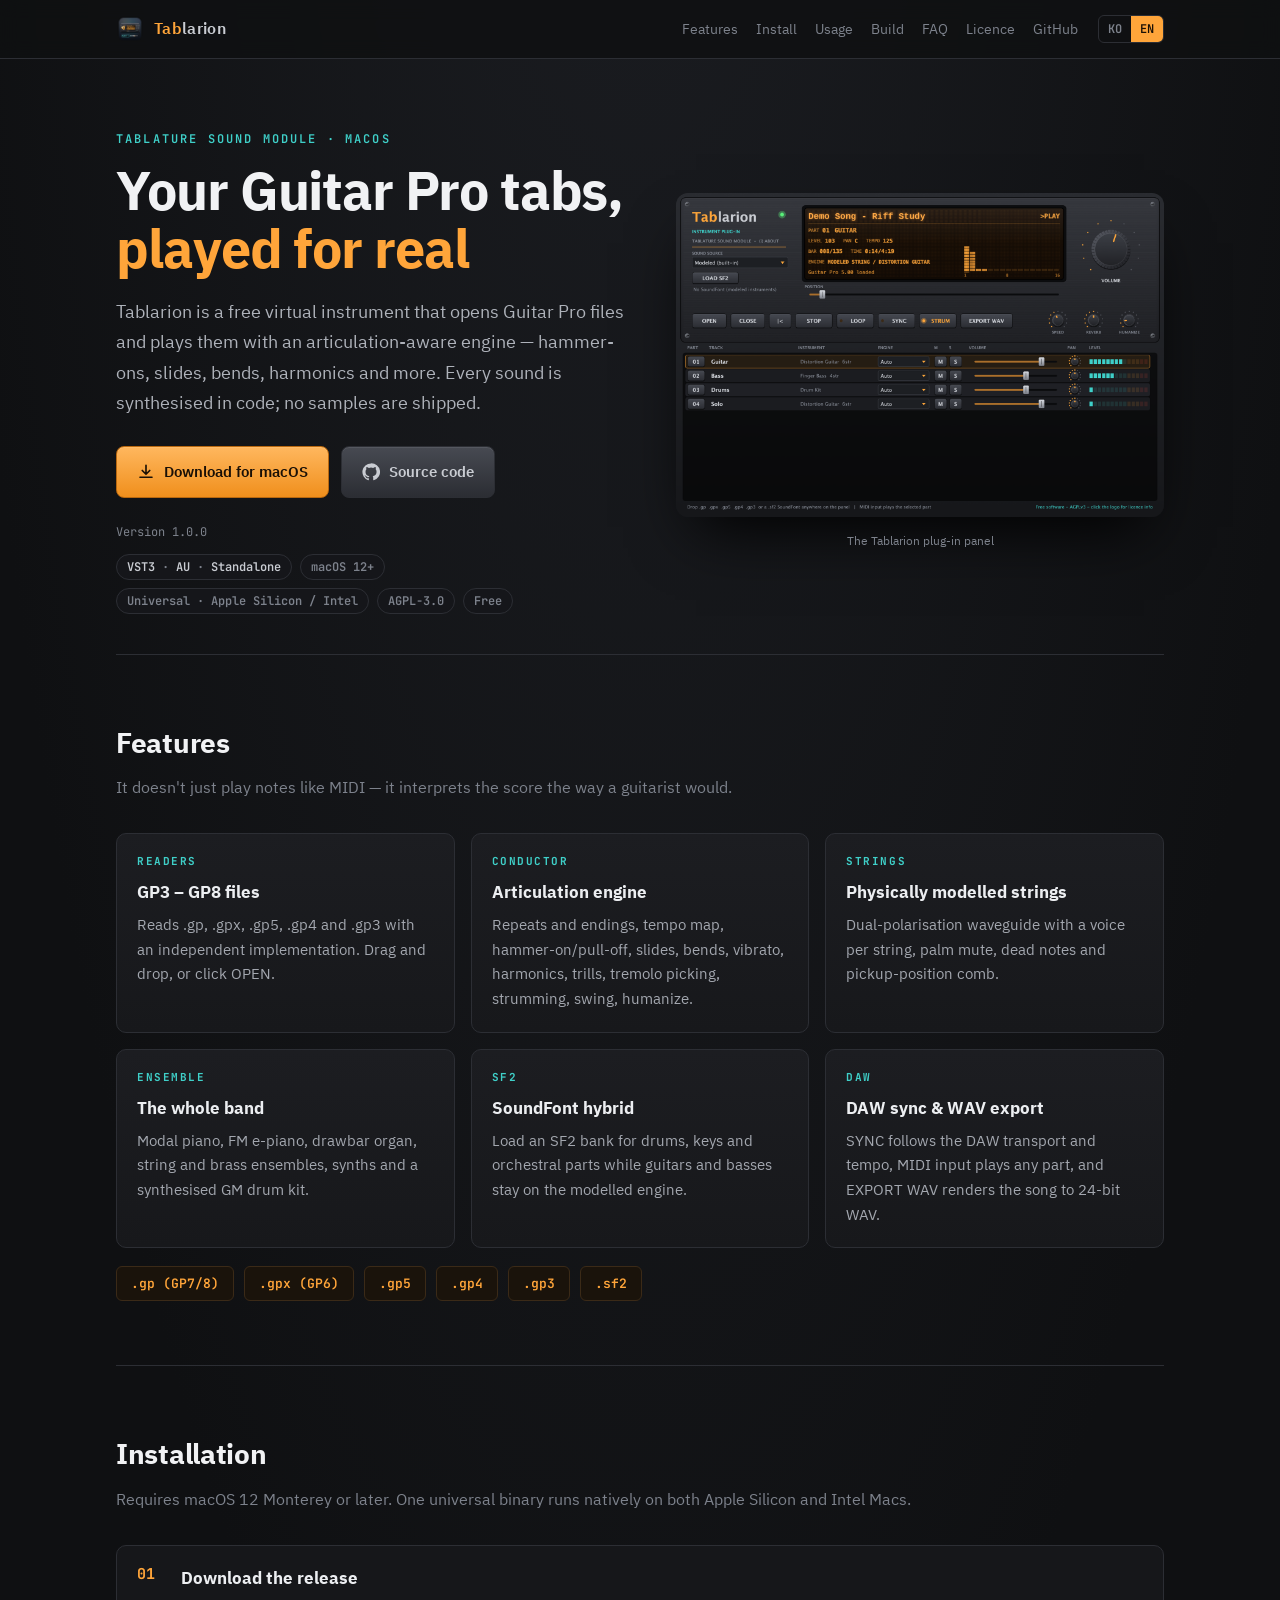
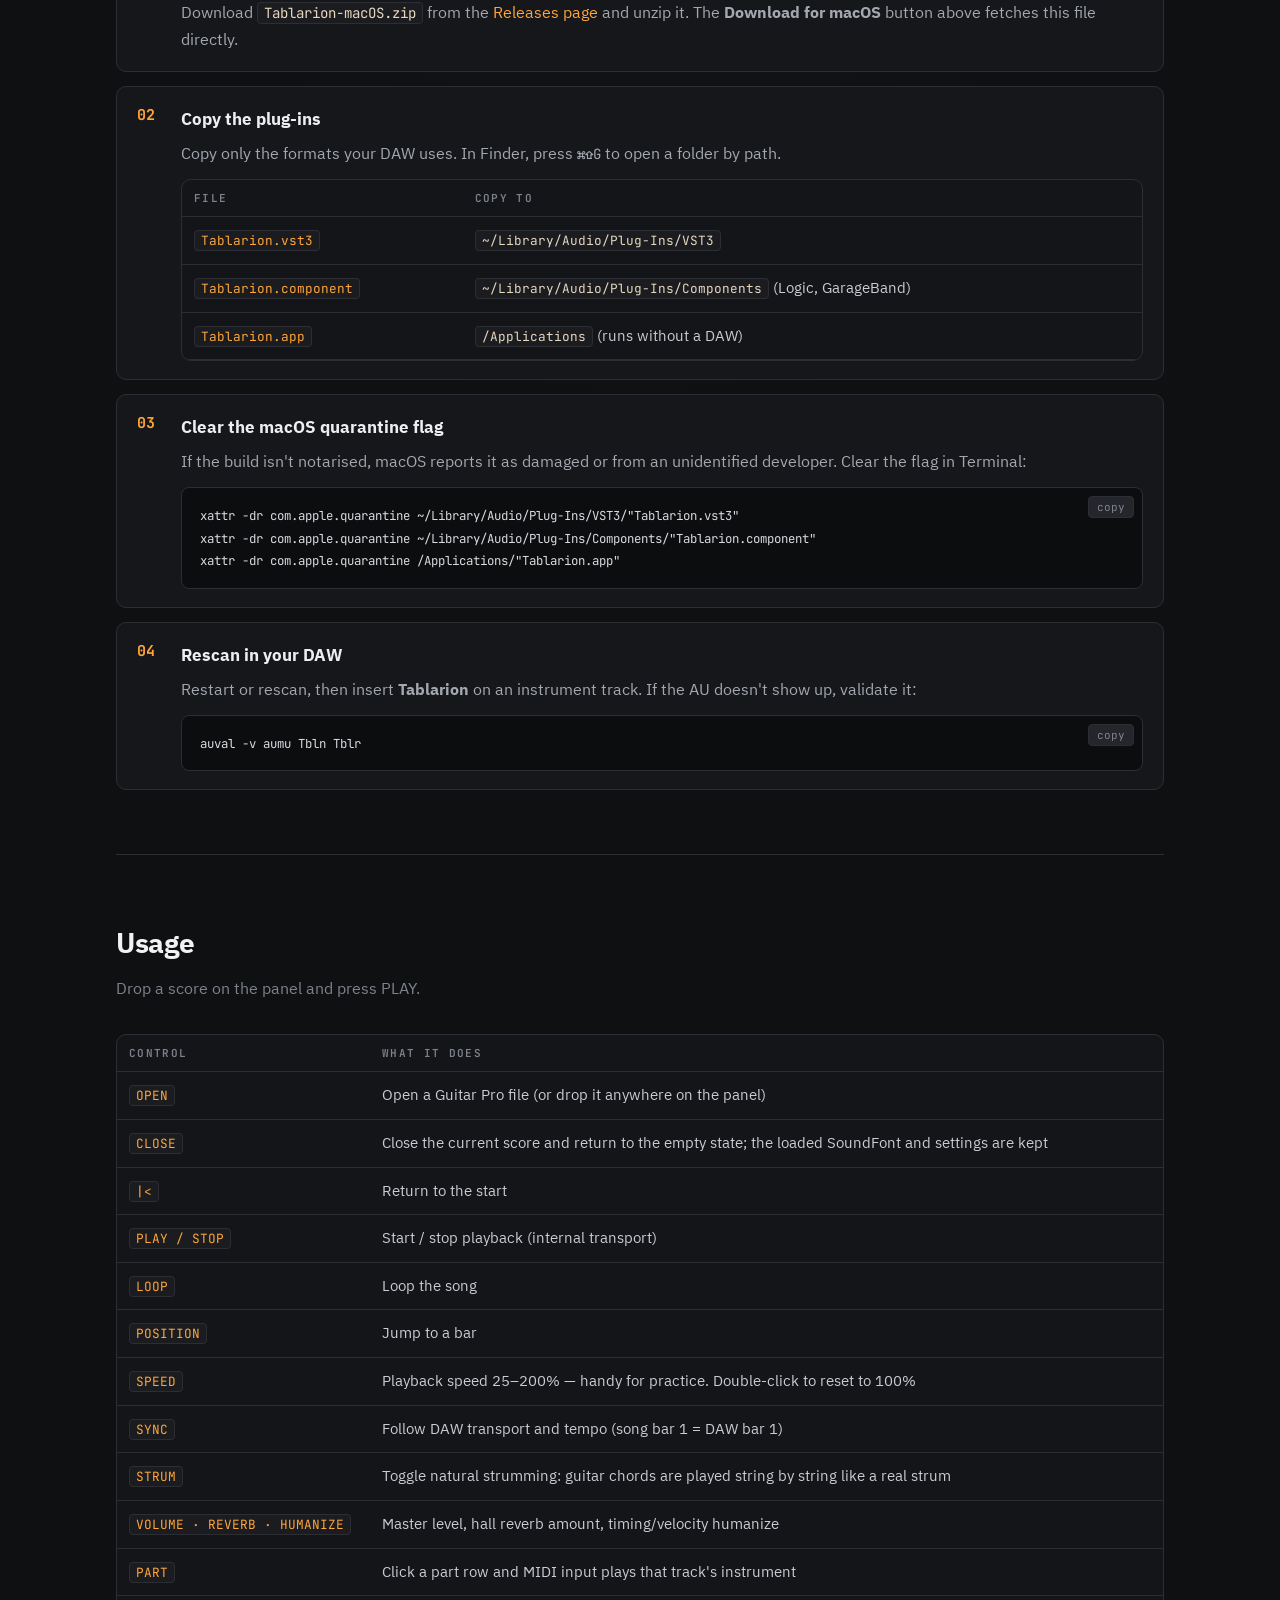
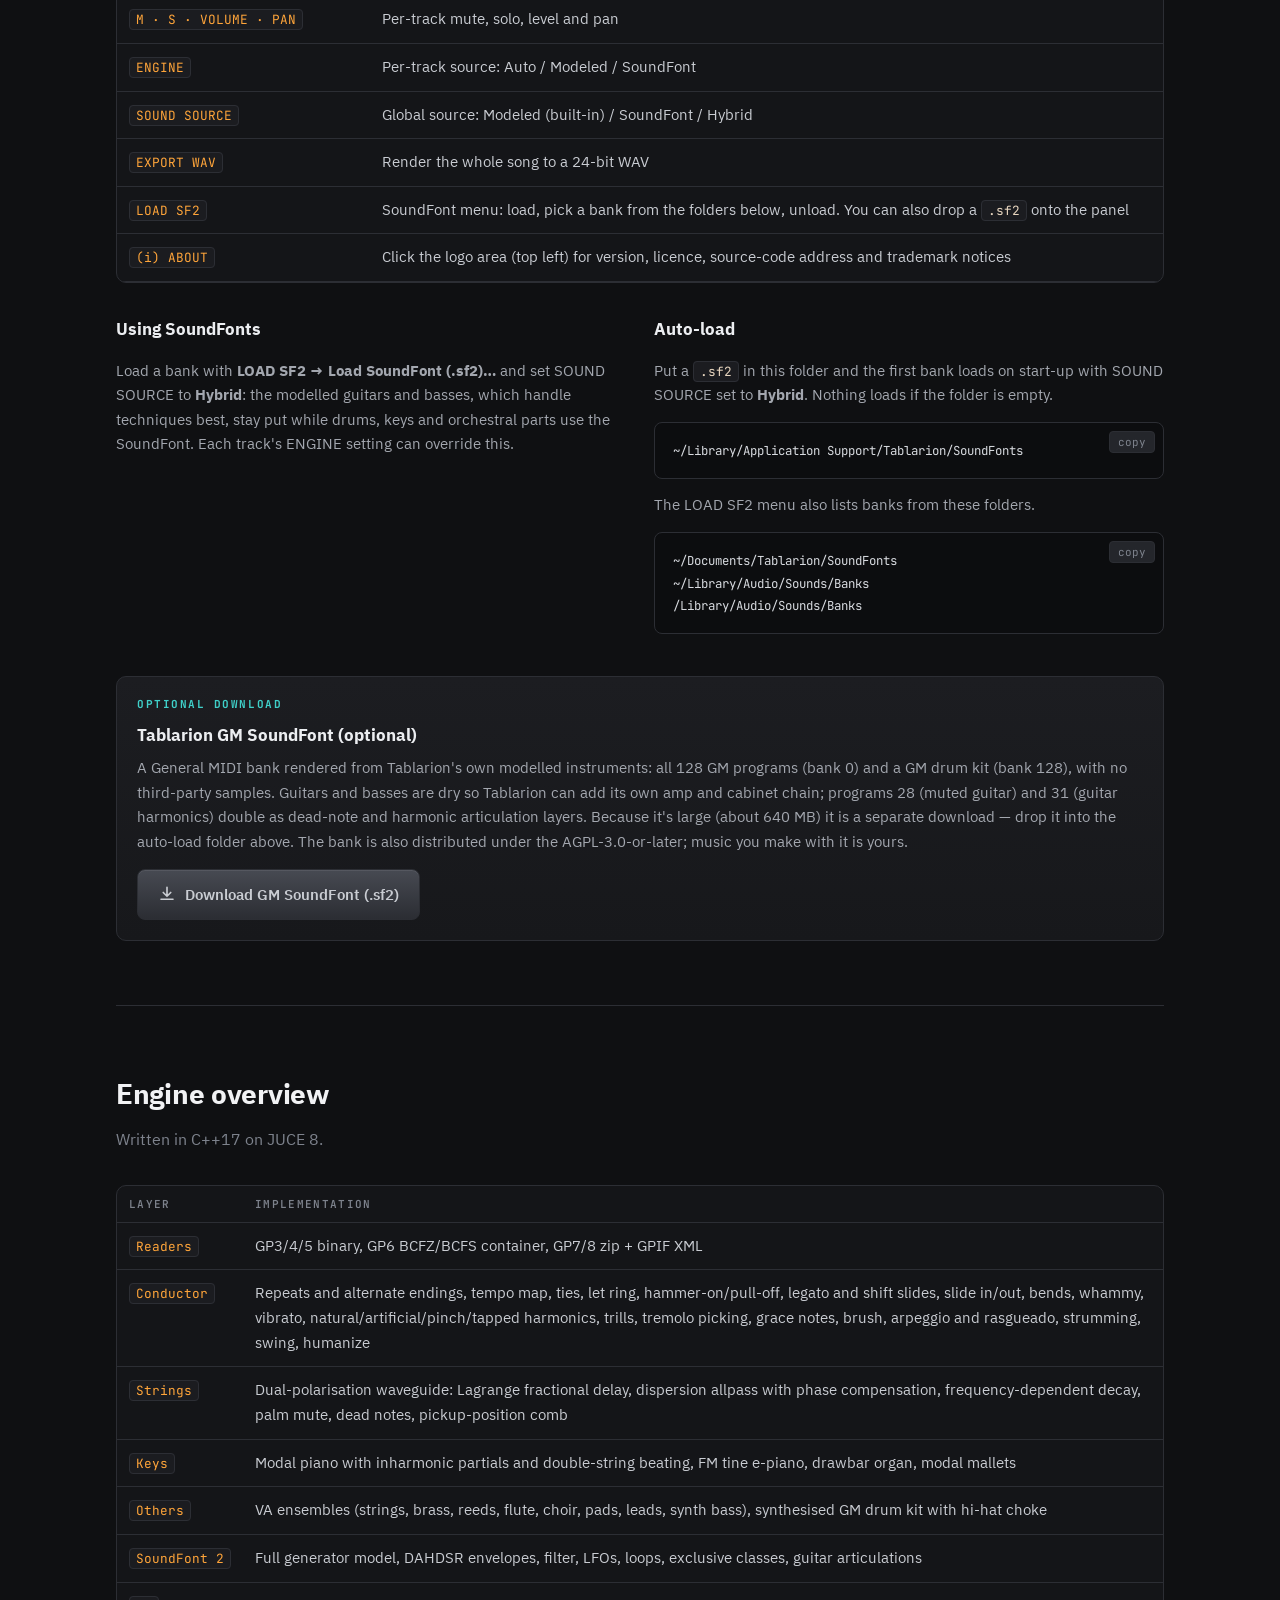
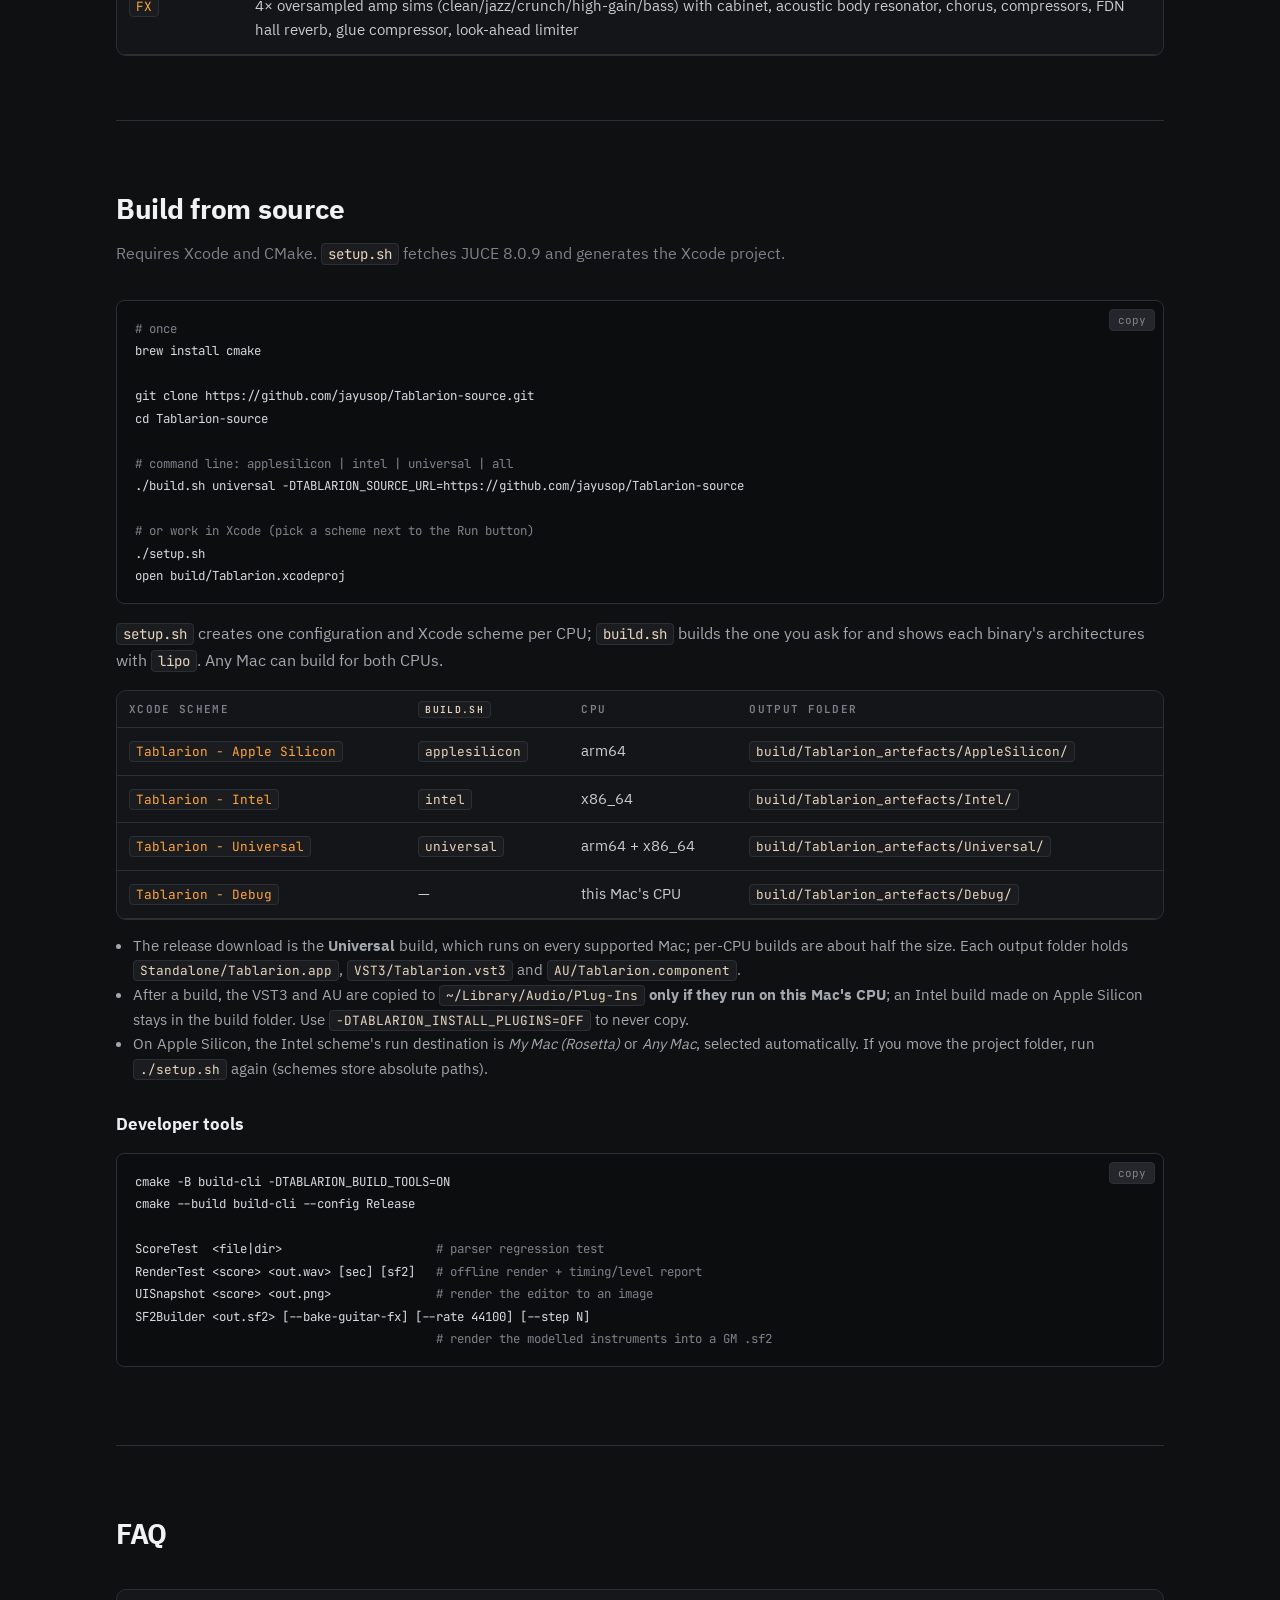
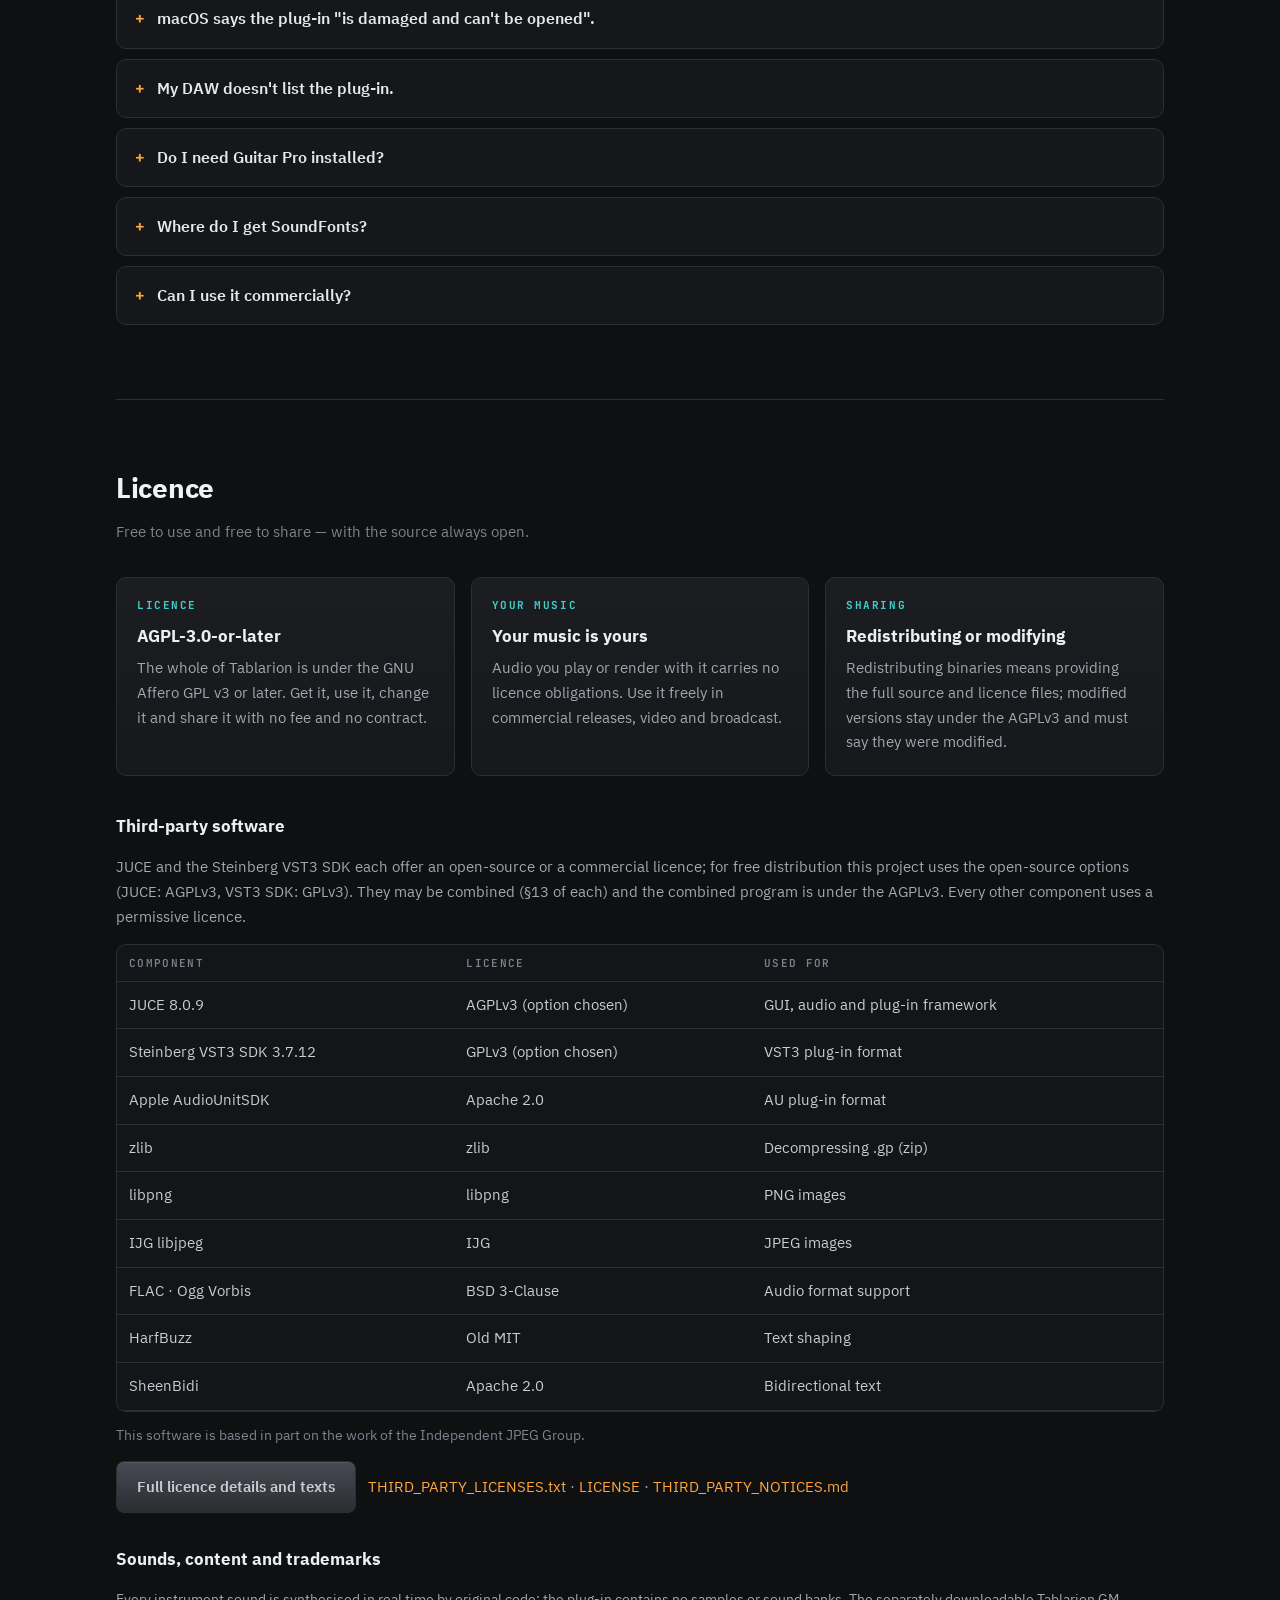
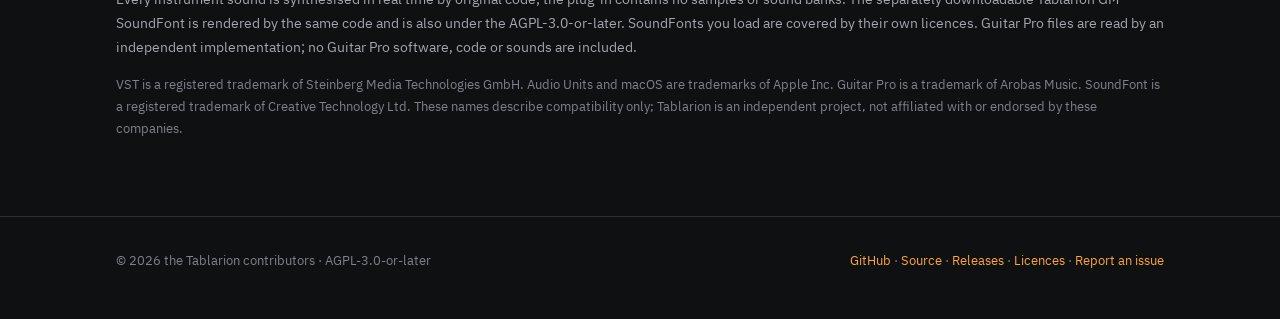
<file: index.html>
<!doctype html>
<html lang="ko" data-lang="ko">
<head>
<meta charset="utf-8">
<meta name="viewport" content="width=device-width, initial-scale=1">
<title>Tablarion — Tablature Sound Module</title>
<meta name="description" content="Guitar Pro 악보를 열어 연주하는 무료 macOS 가상 악기 (VST3 / AU / Standalone). A free macOS virtual instrument that plays Guitar Pro files.">
<meta property="og:title" content="Tablarion — Tablature Sound Module">
<meta property="og:description" content="Free macOS VST3 / AU / Standalone instrument that plays Guitar Pro files with an articulation-aware sound engine.">
<meta property="og:image" content="icon.png">
<link rel="icon" href="icon.png">
<link rel="preconnect" href="https://fonts.googleapis.com">
<link rel="preconnect" href="https://fonts.gstatic.com" crossorigin>
<link href="https://fonts.googleapis.com/css2?family=IBM+Plex+Sans+KR:wght@400;500;600;700&family=JetBrains+Mono:wght@400;600;700&display=swap" rel="stylesheet">
<link rel="stylesheet" href="style.css">
</head>
<body>

<header class="top">
  <div class="wrap">
    <a class="brand" href="#"><img src="icon.png" alt=""><span><span style="color:var(--amber)">Tab</span>larion</span></a>
    <nav class="links">
      <a href="#features"><span lang="ko">기능</span><span lang="en">Features</span></a>
      <a href="#install"><span lang="ko">설치</span><span lang="en">Install</span></a>
      <a href="#usage"><span lang="ko">사용법</span><span lang="en">Usage</span></a>
      <a href="#build"><span lang="ko">빌드</span><span lang="en">Build</span></a>
      <a href="#faq">FAQ</a>
      <a href="licenses.html"><span lang="ko">라이선스</span><span lang="en">Licence</span></a>
      <a data-link="repo" href="#">GitHub</a>
    </nav>
    <div class="lang" role="group" aria-label="Language">
      <button data-set-lang="ko">KO</button><button data-set-lang="en">EN</button>
    </div>
  </div>
</header>

<main class="wrap">

<!-- ================= HERO ================= -->
<div class="hero">
  <div>
    <div class="eyebrow">Tablature Sound Module · macOS</div>
    <h1>
      <span lang="ko">Guitar Pro 악보를<br><span>그대로 연주</span>하는 악기</span>
      <span lang="en">Your Guitar Pro tabs,<br><span>played for real</span></span>
    </h1>
    <p class="lead">
      <span lang="ko">Tablarion은 Guitar Pro 파일을 열어 해머링·슬라이드·벤딩·하모닉스 같은 주법까지 해석해 연주하는 무료 가상 악기입니다. 모든 소리는 샘플 없이 코드로 합성됩니다.</span>
      <span lang="en">Tablarion is a free virtual instrument that opens Guitar Pro files and plays them with an articulation-aware engine — hammer-ons, slides, bends, harmonics and more. Every sound is synthesised in code; no samples are shipped.</span>
    </p>
    <div class="cta">
      <a class="btn primary" data-link="download" href="#">
        <svg viewBox="0 0 24 24" fill="none" stroke="currentColor" stroke-width="2.2" stroke-linecap="round" stroke-linejoin="round"><path d="M12 3v12m0 0-5-5m5 5 5-5M4 19h16"/></svg>
        <span lang="ko">macOS용 다운로드</span><span lang="en">Download for macOS</span>
      </a>
      <a class="btn" data-link="source" href="#">
        <svg viewBox="0 0 24 24" fill="currentColor"><path d="M12 .5a11.5 11.5 0 0 0-3.64 22.4c.58.1.79-.25.79-.56v-2c-3.2.7-3.88-1.37-3.88-1.37-.53-1.33-1.28-1.69-1.28-1.69-1.05-.71.08-.7.08-.7 1.16.08 1.77 1.19 1.77 1.19 1.03 1.77 2.7 1.26 3.36.96.1-.75.4-1.26.73-1.55-2.55-.29-5.24-1.28-5.24-5.68 0-1.26.45-2.28 1.19-3.09-.12-.29-.52-1.46.11-3.05 0 0 .97-.31 3.17 1.18a11 11 0 0 1 5.77 0c2.2-1.49 3.17-1.18 3.17-1.18.63 1.59.23 2.76.11 3.05.74.81 1.19 1.83 1.19 3.09 0 4.41-2.69 5.39-5.25 5.67.41.36.78 1.06.78 2.14v3.17c0 .31.21.67.8.56A11.5 11.5 0 0 0 12 .5Z"/></svg>
        <span lang="ko">소스 코드</span><span lang="en">Source code</span>
      </a>
    </div>
    <div class="ver" id="ver"></div>
    <div class="chips" style="margin-top:14px">
      <span class="chip"><b>VST3</b> · <b>AU</b> · <b>Standalone</b></span>
      <span class="chip">macOS 12+</span>
      <span class="chip">Universal · Apple Silicon / Intel</span>
      <span class="chip">AGPL-3.0</span>
      <span class="chip"><span lang="ko">무료</span><span lang="en">Free</span></span>
    </div>
  </div>

  <figure class="shot" style="margin:0">
    <!-- docs/screenshot.png replaces the drawing below automatically. -->
    <img class="real" src="screenshot.png" alt="Tablarion screenshot" hidden onload="this.hidden=false;document.getElementById('mock').remove()" onerror="this.remove()">
    <div class="panel" id="mock" aria-hidden="true">
      <div class="row">
        <div class="p-brand"><span style="color:var(--amber)">Tab</span>larion<small>TABLATURE SOUND MODULE</small></div>
        <div class="lcd"><div class="big">♩=128 &nbsp; BAR 017/064</div>GP7 · 6 TRACKS · HYBRID SF2</div>
      </div>
      <div class="row">
        <div class="knobs">
          <div class="knob"><i style="--r:20deg"></i>VOLUME</div>
          <div class="knob"><i style="--r:0deg"></i>SPEED</div>
          <div class="knob"><i style="--r:-40deg"></i>REVERB</div>
          <div class="knob"><i style="--r:-80deg"></i>HUMANIZE</div>
        </div>
        <div class="p-btns"><span class="p-btn">|&lt;</span><span class="p-btn on">STOP</span><span class="p-btn">LOOP</span><span class="p-btn on">SYNC</span><span class="p-btn on">STRUM</span></div>
      </div>
      <div style="font-size:8px;color:var(--silk-dim);letter-spacing:.12em">POSITION</div>
      <div class="pos"></div>
      <div class="tracks">
        <div class="hd"><span>#</span><span>TRACK</span><span>INSTRUMENT</span><span>ENGINE</span><span>LEVEL</span></div>
        <div class="sel"><span>01</span><span>Lead Guitar</span><span>Distortion Gtr</span><span>Modeled</span><span class="meter"><b style="--w:78%"></b></span></div>
        <div><span>02</span><span>Rhythm Guitar</span><span>Overdrive Gtr</span><span>Modeled</span><span class="meter"><b style="--w:64%"></b></span></div>
        <div><span>03</span><span>Bass</span><span>Finger Bass</span><span>Modeled</span><span class="meter"><b style="--w:70%"></b></span></div>
        <div><span>04</span><span>Keys</span><span>E-Piano</span><span>SoundFont</span><span class="meter"><b style="--w:41%"></b></span></div>
        <div><span>05</span><span>Drums</span><span>GM Kit</span><span>Auto</span><span class="meter"><b style="--w:86%"></b></span></div>
      </div>
    </div>
    <figcaption><span lang="ko">Tablarion 플러그인 화면</span><span lang="en">The Tablarion plug-in panel</span></figcaption>
  </figure>
</div>

<!-- ================= FEATURES ================= -->
<section id="features">
  <h2><span lang="ko">주요 기능</span><span lang="en">Features</span></h2>
  <p class="sub"><span lang="ko">악보를 MIDI처럼 단순 재생하지 않고, 기타리스트가 연주하듯 주법을 해석합니다.</span><span lang="en">It doesn't just play notes like MIDI — it interprets the score the way a guitarist would.</span></p>
  <div class="grid">
    <div class="card"><span class="ico">READERS</span>
      <h3><span lang="ko">GP3 ~ GP8 파일 지원</span><span lang="en">GP3 – GP8 files</span></h3>
      <p><span lang="ko">.gp, .gpx, .gp5, .gp4, .gp3 파일을 독자적인 구현으로 읽습니다. 끌어다 놓거나 OPEN으로 엽니다.</span><span lang="en">Reads .gp, .gpx, .gp5, .gp4 and .gp3 with an independent implementation. Drag and drop, or click OPEN.</span></p></div>
    <div class="card"><span class="ico">CONDUCTOR</span>
      <h3><span lang="ko">주법 해석 엔진</span><span lang="en">Articulation engine</span></h3>
      <p><span lang="ko">반복·도돌이표, 템포 맵, 해머링/풀링, 슬라이드, 벤딩, 비브라토, 하모닉스, 트릴, 트레몰로, 스트로크, 스윙, 휴머나이즈.</span><span lang="en">Repeats and endings, tempo map, hammer-on/pull-off, slides, bends, vibrato, harmonics, trills, tremolo picking, strumming, swing, humanize.</span></p></div>
    <div class="card"><span class="ico">STRINGS</span>
      <h3><span lang="ko">물리 모델링 현악기</span><span lang="en">Physically modelled strings</span></h3>
      <p><span lang="ko">이중 편광 웨이브가이드로 줄마다 독립 보이스를 만들고 팜뮤트·데드노트·픽업 위치까지 표현합니다.</span><span lang="en">Dual-polarisation waveguide with a voice per string, palm mute, dead notes and pickup-position comb.</span></p></div>
    <div class="card"><span class="ico">ENSEMBLE</span>
      <h3><span lang="ko">밴드 전체 사운드</span><span lang="en">The whole band</span></h3>
      <p><span lang="ko">모달 피아노, FM 일렉트릭 피아노, 드로바 오르간, 현·관악 앙상블, 신스, 합성 GM 드럼킷.</span><span lang="en">Modal piano, FM e-piano, drawbar organ, string and brass ensembles, synths and a synthesised GM drum kit.</span></p></div>
    <div class="card"><span class="ico">SF2</span>
      <h3><span lang="ko">SoundFont 하이브리드</span><span lang="en">SoundFont hybrid</span></h3>
      <p><span lang="ko">SF2 뱅크를 불러와 드럼·건반·오케스트라 파트에만 쓰고, 기타·베이스는 모델링 엔진을 유지할 수 있습니다.</span><span lang="en">Load an SF2 bank for drums, keys and orchestral parts while guitars and basses stay on the modelled engine.</span></p></div>
    <div class="card"><span class="ico">DAW</span>
      <h3><span lang="ko">DAW 연동 & WAV 내보내기</span><span lang="en">DAW sync & WAV export</span></h3>
      <p><span lang="ko">SYNC로 DAW 트랜스포트·템포를 따라가고, MIDI 입력으로 파트를 직접 연주하며, 곡 전체를 24-bit WAV로 렌더링합니다.</span><span lang="en">SYNC follows the DAW transport and tempo, MIDI input plays any part, and EXPORT WAV renders the song to 24-bit WAV.</span></p></div>
  </div>
  <div class="formats"><span>.gp (GP7/8)</span><span>.gpx (GP6)</span><span>.gp5</span><span>.gp4</span><span>.gp3</span><span>.sf2</span></div>
</section>

<!-- ================= INSTALL ================= -->
<section id="install">
  <h2><span lang="ko">설치</span><span lang="en">Installation</span></h2>
  <p class="sub"><span lang="ko">macOS 12 Monterey 이상이 필요합니다. 하나의 유니버설 바이너리로 Apple Silicon과 Intel Mac에서 모두 네이티브로 실행됩니다.</span><span lang="en">Requires macOS 12 Monterey or later. One universal binary runs natively on both Apple Silicon and Intel Macs.</span></p>
  <ol class="steps">
    <li>
      <h3><span lang="ko">릴리스 다운로드</span><span lang="en">Download the release</span></h3>
      <p><span lang="ko"><a data-link="releases" href="#">Releases 페이지</a>에서 <code>Tablarion-macOS.zip</code>을 받아 압축을 풉니다. 위의 <b>macOS용 다운로드</b> 버튼은 이 파일을 바로 받습니다.</span><span lang="en">Download <code>Tablarion-macOS.zip</code> from the <a data-link="releases" href="#">Releases page</a> and unzip it. The <b>Download for macOS</b> button above fetches this file directly.</span></p>
    </li>
    <li>
      <h3><span lang="ko">플러그인 복사</span><span lang="en">Copy the plug-ins</span></h3>
      <p><span lang="ko">쓰는 DAW에 맞는 파일만 복사해도 됩니다. Finder에서 <kbd>⌘⇧G</kbd>로 폴더를 열 수 있습니다.</span><span lang="en">Copy only the formats your DAW uses. In Finder, press <kbd>⌘⇧G</kbd> to open a folder by path.</span></p>
      <div class="table-wrap" style="margin-top:12px"><table>
        <tr><th><span lang="ko">파일</span><span lang="en">File</span></th><th><span lang="ko">복사할 위치</span><span lang="en">Copy to</span></th></tr>
        <tr><td><code>Tablarion.vst3</code></td><td><code>~/Library/Audio/Plug-Ins/VST3</code></td></tr>
        <tr><td><code>Tablarion.component</code></td><td><code>~/Library/Audio/Plug-Ins/Components</code> <span lang="ko">(Logic, GarageBand)</span><span lang="en">(Logic, GarageBand)</span></td></tr>
        <tr><td><code>Tablarion.app</code></td><td><code>/Applications</code> <span lang="ko">(DAW 없이 단독 실행)</span><span lang="en">(runs without a DAW)</span></td></tr>
      </table></div>
    </li>
    <li>
      <h3><span lang="ko">macOS 보안 경고 해제</span><span lang="en">Clear the macOS quarantine flag</span></h3>
      <p><span lang="ko">공증(notarize)되지 않은 빌드라면 macOS가 "손상되었거나 확인할 수 없는 개발자" 경고를 띄웁니다. 터미널에서 아래 명령으로 해제하세요.</span><span lang="en">If the build isn't notarised, macOS reports it as damaged or from an unidentified developer. Clear the flag in Terminal:</span></p>
<pre><code>xattr -dr com.apple.quarantine ~/Library/Audio/Plug-Ins/VST3/"Tablarion.vst3"
xattr -dr com.apple.quarantine ~/Library/Audio/Plug-Ins/Components/"Tablarion.component"
xattr -dr com.apple.quarantine /Applications/"Tablarion.app"</code></pre>
    </li>
    <li>
      <h3><span lang="ko">DAW에서 다시 스캔</span><span lang="en">Rescan in your DAW</span></h3>
      <p><span lang="ko">DAW를 재시작하거나 플러그인을 다시 스캔한 뒤 악기(Instrument) 트랙에 <b>Tablarion</b>을 올립니다. AU가 안 보이면 아래 명령으로 검증해 보세요.</span><span lang="en">Restart or rescan, then insert <b>Tablarion</b> on an instrument track. If the AU doesn't show up, validate it:</span></p>
<pre><code>auval -v aumu Tbln Tblr</code></pre>
    </li>
  </ol>
</section>

<!-- ================= USAGE ================= -->
<section id="usage">
  <h2><span lang="ko">사용법</span><span lang="en">Usage</span></h2>
  <p class="sub"><span lang="ko">악보 파일을 패널에 끌어다 놓고 PLAY를 누르면 됩니다.</span><span lang="en">Drop a score on the panel and press PLAY.</span></p>
  <div class="table-wrap"><table>
    <tr><th><span lang="ko">컨트롤</span><span lang="en">Control</span></th><th><span lang="ko">설명</span><span lang="en">What it does</span></th></tr>
    <tr><td><code>OPEN</code></td><td><span lang="ko">Guitar Pro 파일 열기 (패널 아무 곳에나 드래그 앤 드롭도 가능)</span><span lang="en">Open a Guitar Pro file (or drop it anywhere on the panel)</span></td></tr>
    <tr><td><code>CLOSE</code></td><td><span lang="ko">열린 악보를 닫고 빈 상태로 돌아갑니다. 불러온 SoundFont와 설정은 유지됩니다</span><span lang="en">Close the current score and return to the empty state; the loaded SoundFont and settings are kept</span></td></tr>
    <tr><td><code>|&lt;</code></td><td><span lang="ko">곡의 처음으로 돌아가기</span><span lang="en">Return to the start</span></td></tr>
    <tr><td><code>PLAY / STOP</code></td><td><span lang="ko">재생 / 정지 (내부 트랜스포트)</span><span lang="en">Start / stop playback (internal transport)</span></td></tr>
    <tr><td><code>LOOP</code></td><td><span lang="ko">곡 반복 재생</span><span lang="en">Loop the song</span></td></tr>
    <tr><td><code>POSITION</code></td><td><span lang="ko">재생 위치(마디) 이동</span><span lang="en">Jump to a bar</span></td></tr>
    <tr><td><code>SPEED</code></td><td><span lang="ko">재생 속도 25–200% — 연습할 때 유용. 더블클릭하면 100%로 돌아갑니다</span><span lang="en">Playback speed 25–200% — handy for practice. Double-click to reset to 100%</span></td></tr>
    <tr><td><code>SYNC</code></td><td><span lang="ko">DAW 트랜스포트·템포를 따라감 (곡의 1마디 = DAW 1마디)</span><span lang="en">Follow DAW transport and tempo (song bar 1 = DAW bar 1)</span></td></tr>
    <tr><td><code>STRUM</code></td><td><span lang="ko">기타 코드를 실제로 긁듯이 줄마다 시차를 두고 연주 (자연스러운 스트로크) 켜기/끄기</span><span lang="en">Toggle natural strumming: guitar chords are played string by string like a real strum</span></td></tr>
    <tr><td><code>VOLUME · REVERB · HUMANIZE</code></td><td><span lang="ko">전체 음량, 홀 리버브 양, 타이밍·세기 인간미</span><span lang="en">Master level, hall reverb amount, timing/velocity humanize</span></td></tr>
    <tr><td><code>PART</code></td><td><span lang="ko">파트 행을 클릭하면 MIDI 입력이 그 트랙의 악기로 연주됩니다</span><span lang="en">Click a part row and MIDI input plays that track's instrument</span></td></tr>
    <tr><td><code>M · S · VOLUME · PAN</code></td><td><span lang="ko">트랙별 뮤트, 솔로, 음량, 팬</span><span lang="en">Per-track mute, solo, level and pan</span></td></tr>
    <tr><td><code>ENGINE</code></td><td><span lang="ko">트랙별 음원: Auto / Modeled / SoundFont</span><span lang="en">Per-track source: Auto / Modeled / SoundFont</span></td></tr>
    <tr><td><code>SOUND SOURCE</code></td><td><span lang="ko">전체 음원: Modeled(내장) / SoundFont / Hybrid</span><span lang="en">Global source: Modeled (built-in) / SoundFont / Hybrid</span></td></tr>
    <tr><td><code>EXPORT WAV</code></td><td><span lang="ko">곡 전체를 24-bit WAV로 렌더링</span><span lang="en">Render the whole song to a 24-bit WAV</span></td></tr>
    <tr><td><code>LOAD SF2</code></td><td><span lang="ko">SoundFont 메뉴: 불러오기, 아래 폴더에 있는 뱅크 바로 선택, 해제. <code>.sf2</code> 파일을 패널에 끌어다 놓아도 불러옵니다</span><span lang="en">SoundFont menu: load, pick a bank from the folders below, unload. You can also drop a <code>.sf2</code> onto the panel</span></td></tr>
    <tr><td><code>(i) ABOUT</code></td><td><span lang="ko">왼쪽 위 로고 영역을 클릭하면 버전, 라이선스, 소스 코드 주소, 상표 고지를 보여 줍니다</span><span lang="en">Click the logo area (top left) for version, licence, source-code address and trademark notices</span></td></tr>
  </table></div>

  <div class="two" style="margin-top:32px">
    <div>
      <h3><span lang="ko">SoundFont 사용하기</span><span lang="en">Using SoundFonts</span></h3>
      <p style="color:#a3a7af;font-size:14.5px"><span lang="ko"><b>LOAD SF2</b> 버튼의 <b>Load SoundFont (.sf2)…</b>로 뱅크를 불러온 뒤 SOUND SOURCE를 <b>Hybrid</b>로 두면, 주법 표현이 뛰어난 모델링 기타·베이스는 그대로 두고 드럼·건반·오케스트라만 SoundFont로 연주합니다. 트랙의 ENGINE 설정으로 개별 지정할 수도 있습니다.</span><span lang="en">Load a bank with <b>LOAD SF2 → Load SoundFont (.sf2)…</b> and set SOUND SOURCE to <b>Hybrid</b>: the modelled guitars and basses, which handle techniques best, stay put while drums, keys and orchestral parts use the SoundFont. Each track's ENGINE setting can override this.</span></p>
    </div>
    <div>
      <h3><span lang="ko">자동 로드</span><span lang="en">Auto-load</span></h3>
      <p style="color:#a3a7af;font-size:14.5px"><span lang="ko">아래 폴더에 <code>.sf2</code>를 넣어 두면 시작할 때 첫 번째 뱅크를 자동으로 불러오고 SOUND SOURCE가 <b>Hybrid</b>로 설정됩니다. 폴더가 비어 있으면 아무것도 불러오지 않습니다.</span><span lang="en">Put a <code>.sf2</code> in this folder and the first bank loads on start-up with SOUND SOURCE set to <b>Hybrid</b>. Nothing loads if the folder is empty.</span></p>
<pre><code>~/Library/Application Support/Tablarion/SoundFonts</code></pre>
      <p style="color:#a3a7af;font-size:14.5px"><span lang="ko">LOAD SF2 메뉴에는 다음 폴더의 뱅크도 바로 나타납니다.</span><span lang="en">The LOAD SF2 menu also lists banks from these folders.</span></p>
<pre><code>~/Documents/Tablarion/SoundFonts
~/Library/Audio/Sounds/Banks
/Library/Audio/Sounds/Banks</code></pre>
    </div>
  </div>

  <div class="card" id="gm-bank" style="margin-top:28px">
    <span class="ico">OPTIONAL DOWNLOAD</span>
    <h3><span lang="ko">Tablarion GM SoundFont (선택 사항)</span><span lang="en">Tablarion GM SoundFont (optional)</span></h3>
    <p><span lang="ko">Tablarion의 모델링 악기를 직접 렌더링해 만든 General MIDI 뱅크입니다. 128개 GM 악기(뱅크 0)와 GM 드럼킷(뱅크 128)이 들어 있으며, 제3자 샘플은 전혀 쓰지 않았습니다. 기타·베이스는 앰프를 거치지 않은 원음(dry)으로 담겨 있어 Tablarion이 자체 앰프·캐비닛 체인을 덧입히고, 28번(뮤트 기타)·31번(기타 하모닉스)은 데드노트·하모닉스 주법용으로 쓰입니다. 용량이 커서(약 640 MB) 플러그인과 따로 받습니다. 받은 파일을 위의 자동 로드 폴더에 넣으면 됩니다. 이 뱅크도 AGPL-3.0-or-later로 배포되며, 이 뱅크로 만든 음악은 만든 사람의 것입니다.</span><span lang="en">A General MIDI bank rendered from Tablarion's own modelled instruments: all 128 GM programs (bank 0) and a GM drum kit (bank 128), with no third-party samples. Guitars and basses are dry so Tablarion can add its own amp and cabinet chain; programs 28 (muted guitar) and 31 (guitar harmonics) double as dead-note and harmonic articulation layers. Because it's large (about 640 MB) it is a separate download — drop it into the auto-load folder above. The bank is also distributed under the AGPL-3.0-or-later; music you make with it is yours.</span></p>
    <p style="margin-top:14px"><a class="btn" data-link="gm-bank" href="#"><svg viewBox="0 0 24 24" fill="none" stroke="currentColor" stroke-width="2.2" stroke-linecap="round" stroke-linejoin="round"><path d="M12 3v12m0 0-5-5m5 5 5-5M4 19h16"/></svg><span lang="ko">GM SoundFont 받기 (.sf2)</span><span lang="en">Download GM SoundFont (.sf2)</span></a></p>
  </div>
</section>

<!-- ================= ENGINE ================= -->
<section id="engine">
  <h2><span lang="ko">엔진 구성</span><span lang="en">Engine overview</span></h2>
  <p class="sub"><span lang="ko">JUCE 8 기반 C++17로 작성되었습니다.</span><span lang="en">Written in C++17 on JUCE 8.</span></p>
  <div class="table-wrap"><table>
    <tr><th><span lang="ko">계층</span><span lang="en">Layer</span></th><th><span lang="ko">구현</span><span lang="en">Implementation</span></th></tr>
    <tr><td><code>Readers</code></td><td>GP3/4/5 binary, GP6 BCFZ/BCFS container, GP7/8 zip + GPIF XML</td></tr>
    <tr><td><code>Conductor</code></td><td><span lang="ko">반복·다른 엔딩, 템포 맵, 타이, 렛 링, 해머링/풀링, 레가토·시프트 슬라이드, 슬라이드 인/아웃, 벤딩, 와미, 비브라토, 내추럴/인공/핀치/태핑 하모닉스, 트릴, 트레몰로 피킹, 꾸밈음, 브러시, 아르페지오·라스게아도, 스트로크, 스윙, 휴머나이즈</span><span lang="en">Repeats and alternate endings, tempo map, ties, let ring, hammer-on/pull-off, legato and shift slides, slide in/out, bends, whammy, vibrato, natural/artificial/pinch/tapped harmonics, trills, tremolo picking, grace notes, brush, arpeggio and rasgueado, strumming, swing, humanize</span></td></tr>
    <tr><td><code>Strings</code></td><td><span lang="ko">이중 편광 웨이브가이드: 라그랑주 분수 지연, 위상 보정 분산 올패스, 주파수 의존 감쇠, 팜뮤트, 데드노트, 픽업 위치 콤</span><span lang="en">Dual-polarisation waveguide: Lagrange fractional delay, dispersion allpass with phase compensation, frequency-dependent decay, palm mute, dead notes, pickup-position comb</span></td></tr>
    <tr><td><code>Keys</code></td><td><span lang="ko">비조화 배음 모달 피아노, FM 타인 일렉트릭 피아노, 드로바 오르간, 모달 말렛</span><span lang="en">Modal piano with inharmonic partials and double-string beating, FM tine e-piano, drawbar organ, modal mallets</span></td></tr>
    <tr><td><code>Others</code></td><td><span lang="ko">VA 앙상블(스트링, 브라스, 리드, 플루트, 콰이어, 패드, 리드 신스, 신스 베이스), 하이햇 초크가 있는 합성 GM 드럼킷</span><span lang="en">VA ensembles (strings, brass, reeds, flute, choir, pads, leads, synth bass), synthesised GM drum kit with hi-hat choke</span></td></tr>
    <tr><td><code>SoundFont 2</code></td><td><span lang="ko">전체 제너레이터 모델, DAHDSR 엔벨로프, 필터, LFO, 루프, 익스클루시브 클래스, 기타 주법</span><span lang="en">Full generator model, DAHDSR envelopes, filter, LFOs, loops, exclusive classes, guitar articulations</span></td></tr>
    <tr><td><code>FX</code></td><td><span lang="ko">4배 오버샘플링 앰프 시뮬(클린/재즈/크런치/하이게인/베이스)과 캐비닛, 어쿠스틱 바디 공명, 코러스, 컴프레서, FDN 홀 리버브, 글루 컴프레서, 룩어헤드 리미터</span><span lang="en">4× oversampled amp sims (clean/jazz/crunch/high-gain/bass) with cabinet, acoustic body resonator, chorus, compressors, FDN hall reverb, glue compressor, look-ahead limiter</span></td></tr>
  </table></div>
</section>

<!-- ================= BUILD ================= -->
<section id="build">
  <h2><span lang="ko">소스에서 빌드</span><span lang="en">Build from source</span></h2>
  <p class="sub"><span lang="ko">Xcode와 CMake가 필요합니다. <code>setup.sh</code>가 JUCE 8.0.9를 받아 Xcode 프로젝트를 만듭니다.</span><span lang="en">Requires Xcode and CMake. <code>setup.sh</code> fetches JUCE 8.0.9 and generates the Xcode project.</span></p>
<pre><code><span class="c"># once</span>
brew install cmake

git clone <span data-text="clone">https://github.com/jayusop/Tablarion-source.git</span>
cd <span data-text="repo-name">Tablarion-source</span>

<span class="c"># command line: applesilicon | intel | universal | all</span>
./build.sh universal -DTABLARION_SOURCE_URL=<span data-text="source">https://github.com/jayusop/Tablarion-source</span>

<span class="c"># or work in Xcode (pick a scheme next to the Run button)</span>
./setup.sh
open build/Tablarion.xcodeproj</code></pre>
  <p style="color:#a3a7af"><span lang="ko"><code>setup.sh</code>는 CPU별 구성과 Xcode 스킴을 만들고, <code>build.sh</code>는 원하는 구성을 빌드한 뒤 결과물의 아키텍처를 <code>lipo</code>로 보여 줍니다. 어느 Mac에서든 두 CPU용을 모두 빌드할 수 있습니다.</span><span lang="en"><code>setup.sh</code> creates one configuration and Xcode scheme per CPU; <code>build.sh</code> builds the one you ask for and shows each binary's architectures with <code>lipo</code>. Any Mac can build for both CPUs.</span></p>
  <div class="table-wrap"><table>
    <tr><th><span lang="ko">Xcode 스킴</span><span lang="en">Xcode scheme</span></th><th><code>build.sh</code></th><th>CPU</th><th><span lang="ko">결과물 폴더</span><span lang="en">Output folder</span></th></tr>
    <tr><td><code>Tablarion - Apple Silicon</code></td><td><code>applesilicon</code></td><td>arm64</td><td><code>build/Tablarion_artefacts/AppleSilicon/</code></td></tr>
    <tr><td><code>Tablarion - Intel</code></td><td><code>intel</code></td><td>x86_64</td><td><code>build/Tablarion_artefacts/Intel/</code></td></tr>
    <tr><td><code>Tablarion - Universal</code></td><td><code>universal</code></td><td>arm64 + x86_64</td><td><code>build/Tablarion_artefacts/Universal/</code></td></tr>
    <tr><td><code>Tablarion - Debug</code></td><td>—</td><td><span lang="ko">이 Mac의 CPU</span><span lang="en">this Mac's CPU</span></td><td><code>build/Tablarion_artefacts/Debug/</code></td></tr>
  </table></div>
  <ul style="color:#a3a7af;font-size:14.5px;margin:14px 0 0 1.2em;padding:0">
    <li><span lang="ko">배포용 다운로드는 모든 Mac에서 돌아가는 <b>Universal</b> 빌드입니다. CPU별 빌드는 크기가 절반 정도입니다. 각 결과물 폴더에는 <code>Standalone/Tablarion.app</code>, <code>VST3/Tablarion.vst3</code>, <code>AU/Tablarion.component</code>가 생깁니다.</span><span lang="en">The release download is the <b>Universal</b> build, which runs on every supported Mac; per-CPU builds are about half the size. Each output folder holds <code>Standalone/Tablarion.app</code>, <code>VST3/Tablarion.vst3</code> and <code>AU/Tablarion.component</code>.</span></li>
    <li><span lang="ko">빌드 후 VST3·AU는 <b>이 Mac의 CPU에서 돌아가는 경우에만</b> <code>~/Library/Audio/Plug-Ins</code>에 복사됩니다. Apple Silicon Mac에서 만든 Intel 빌드는 빌드 폴더에만 남습니다. 복사를 끄려면 <code>-DTABLARION_INSTALL_PLUGINS=OFF</code>.</span><span lang="en">After a build, the VST3 and AU are copied to <code>~/Library/Audio/Plug-Ins</code> <b>only if they run on this Mac's CPU</b>; an Intel build made on Apple Silicon stays in the build folder. Use <code>-DTABLARION_INSTALL_PLUGINS=OFF</code> to never copy.</span></li>
    <li><span lang="ko">Apple Silicon Mac에서 Intel 스킴의 실행 대상은 <i>My Mac (Rosetta)</i> 또는 <i>Any Mac</i>이며 Xcode가 자동으로 고릅니다. 프로젝트 폴더를 옮기면 <code>./setup.sh</code>를 다시 실행하세요(스킴에 절대 경로가 저장됨).</span><span lang="en">On Apple Silicon, the Intel scheme's run destination is <i>My Mac (Rosetta)</i> or <i>Any Mac</i>, selected automatically. If you move the project folder, run <code>./setup.sh</code> again (schemes store absolute paths).</span></li>
  </ul>
  <h3 style="margin-top:28px"><span lang="ko">개발자 도구</span><span lang="en">Developer tools</span></h3>
<pre><code>cmake -B build-cli -DTABLARION_BUILD_TOOLS=ON
cmake --build build-cli --config Release

ScoreTest  &lt;file|dir&gt;                      <span class="c"># parser regression test</span>
RenderTest &lt;score&gt; &lt;out.wav&gt; [sec] [sf2]   <span class="c"># offline render + timing/level report</span>
UISnapshot &lt;score&gt; &lt;out.png&gt;               <span class="c"># render the editor to an image</span>
SF2Builder &lt;out.sf2&gt; [--bake-guitar-fx] [--rate 44100] [--step N]
                                           <span class="c"># render the modelled instruments into a GM .sf2</span></code></pre>
</section>

<!-- ================= FAQ ================= -->
<section id="faq">
  <h2>FAQ</h2>
  <p class="sub"></p>
  <details><summary><span lang="ko">"손상되었기 때문에 열 수 없습니다"라고 나와요.</span><span lang="en">macOS says the plug-in "is damaged and can't be opened".</span></summary>
    <div><span lang="ko">다운로드한 파일에 붙은 격리(quarantine) 속성 때문입니다. <a href="#install">설치 3단계</a>의 <code>xattr</code> 명령을 실행한 뒤 DAW를 다시 시작하세요.</span><span lang="en">That's the quarantine flag on downloaded files. Run the <code>xattr</code> commands from <a href="#install">step 3</a> and restart your DAW.</span></div></details>
  <details><summary><span lang="ko">DAW에서 플러그인이 보이지 않아요.</span><span lang="en">My DAW doesn't list the plug-in.</span></summary>
    <div><span lang="ko">파일이 사용자 Library(<code>~/Library</code>) 아래 올바른 폴더에 있는지 확인하고 플러그인을 다시 스캔하세요. Logic·GarageBand는 AU(<code>.component</code>)만, Ableton Live·Cubase·Reaper·Bitwig 등은 VST3도 사용합니다.</span><span lang="en">Check the files are in the right folders under your user Library (<code>~/Library</code>) and rescan. Logic and GarageBand use AU (<code>.component</code>) only; Live, Cubase, Reaper, Bitwig and others also load VST3.</span></div></details>
  <details><summary><span lang="ko">Guitar Pro가 설치되어 있어야 하나요?</span><span lang="en">Do I need Guitar Pro installed?</span></summary>
    <div><span lang="ko">아니요. 파일 형식을 독자적으로 구현해 읽으며, Guitar Pro 소프트웨어나 사운드 데이터는 전혀 필요하지 않습니다.</span><span lang="en">No. The file formats are read by an independent implementation; no Guitar Pro software or sound data is needed.</span></div></details>
  <details><summary><span lang="ko">SoundFont는 어디서 구하나요?</span><span lang="en">Where do I get SoundFonts?</span></summary>
    <div><span lang="ko">Releases에서 <a href="#gm-bank">Tablarion GM SoundFont</a>를 받을 수 있고, 다른 GM 호환 <code>.sf2</code> 뱅크도 쓸 수 있습니다. 다른 뱅크는 각자의 라이선스를 따르니 배포·상업적 이용 조건을 확인하세요. SoundFont 없이도 내장 모델링 엔진으로 모든 파트가 연주됩니다.</span><span lang="en">Get the <a href="#gm-bank">Tablarion GM SoundFont</a> from Releases, or use any other GM-compatible <code>.sf2</code> bank (check its own licence). Without one, the built-in modelled engine plays every part.</span></div></details>
  <details><summary><span lang="ko">상업적으로 써도 되나요?</span><span lang="en">Can I use it commercially?</span></summary>
    <div><span lang="ko">이 플러그인으로 만든 음악에는 제한이 없습니다. 플러그인 자체를 수정·재배포할 때는 AGPLv3 조건(소스 공개 등)을 따라야 합니다.</span><span lang="en">Music you make with it is yours. Modifying or redistributing the plug-in itself must follow the AGPLv3 (including publishing source).</span></div></details>
</section>

<!-- ================= LICENCE ================= -->
<section id="license" class="legal">
  <h2><span lang="ko">라이선스</span><span lang="en">Licence</span></h2>
  <p class="sub"><span lang="ko">무료로 쓰고, 무료로 나눌 수 있습니다. 대신 소스는 항상 공개됩니다.</span><span lang="en">Free to use and free to share — with the source always open.</span></p>

  <div class="grid">
    <div class="card"><span class="ico">LICENCE</span>
      <h3>AGPL-3.0-or-later</h3>
      <p><span lang="ko">Tablarion 전체는 GNU Affero GPL v3 이상으로 배포됩니다. 비용·계약 없이 받아서 쓰고, 고치고, 나눌 수 있습니다.</span><span lang="en">The whole of Tablarion is under the GNU Affero GPL v3 or later. Get it, use it, change it and share it with no fee and no contract.</span></p></div>
    <div class="card"><span class="ico">YOUR MUSIC</span>
      <h3><span lang="ko">만든 음악은 여러분의 것</span><span lang="en">Your music is yours</span></h3>
      <p><span lang="ko">플러그인으로 연주·렌더링한 오디오에는 아무 라이선스 의무가 없습니다. 상업 음반·영상·방송에도 자유롭게 쓰세요.</span><span lang="en">Audio you play or render with it carries no licence obligations. Use it freely in commercial releases, video and broadcast.</span></p></div>
    <div class="card"><span class="ico">SHARING</span>
      <h3><span lang="ko">재배포·수정 조건</span><span lang="en">Redistributing or modifying</span></h3>
      <p><span lang="ko">바이너리를 다시 배포하면 전체 소스와 라이선스 파일을 함께 제공해야 하고, 수정본은 AGPLv3를 유지하며 수정 사실을 밝혀야 합니다.</span><span lang="en">Redistributing binaries means providing the full source and licence files; modified versions stay under the AGPLv3 and must say they were modified.</span></p></div>
  </div>

  <h3 style="margin-top:36px"><span lang="ko">제3자 소프트웨어</span><span lang="en">Third-party software</span></h3>
  <p><span lang="ko">JUCE와 Steinberg VST3 SDK는 "오픈소스" 또는 "상용" 라이선스 중 하나를 고르도록 되어 있고, 이 프로젝트는 무료 공개를 위해 오픈소스 쪽(JUCE: AGPLv3, VST3 SDK: GPLv3)을 택했습니다. 두 라이선스는 결합이 허용되며(각 13조) 결합된 프로그램은 AGPLv3를 따릅니다. 나머지 구성 요소는 모두 자유로운 허용형(permissive) 라이선스입니다.</span><span lang="en">JUCE and the Steinberg VST3 SDK each offer an open-source or a commercial licence; for free distribution this project uses the open-source options (JUCE: AGPLv3, VST3 SDK: GPLv3). They may be combined (§13 of each) and the combined program is under the AGPLv3. Every other component uses a permissive licence.</span></p>
  <div class="table-wrap"><table>
    <tr><th><span lang="ko">구성 요소</span><span lang="en">Component</span></th><th><span lang="ko">라이선스</span><span lang="en">Licence</span></th><th><span lang="ko">용도</span><span lang="en">Used for</span></th></tr>
    <tr><td>JUCE 8.0.9</td><td>AGPLv3 <span lang="ko">(선택)</span><span lang="en">(option chosen)</span></td><td><span lang="ko">GUI·오디오·플러그인 프레임워크</span><span lang="en">GUI, audio and plug-in framework</span></td></tr>
    <tr><td>Steinberg VST3 SDK 3.7.12</td><td>GPLv3 <span lang="ko">(선택)</span><span lang="en">(option chosen)</span></td><td><span lang="ko">VST3 플러그인 형식</span><span lang="en">VST3 plug-in format</span></td></tr>
    <tr><td>Apple AudioUnitSDK</td><td>Apache 2.0</td><td><span lang="ko">AU 플러그인 형식</span><span lang="en">AU plug-in format</span></td></tr>
    <tr><td>zlib</td><td>zlib</td><td><span lang="ko">.gp(zip) 압축 해제</span><span lang="en">Decompressing .gp (zip)</span></td></tr>
    <tr><td>libpng</td><td>libpng</td><td><span lang="ko">PNG 이미지</span><span lang="en">PNG images</span></td></tr>
    <tr><td>IJG libjpeg</td><td>IJG</td><td><span lang="ko">JPEG 이미지</span><span lang="en">JPEG images</span></td></tr>
    <tr><td>FLAC · Ogg Vorbis</td><td>BSD 3-Clause</td><td><span lang="ko">오디오 형식 지원</span><span lang="en">Audio format support</span></td></tr>
    <tr><td>HarfBuzz</td><td>Old MIT</td><td><span lang="ko">텍스트 셰이핑</span><span lang="en">Text shaping</span></td></tr>
    <tr><td>SheenBidi</td><td>Apache 2.0</td><td><span lang="ko">양방향 텍스트</span><span lang="en">Bidirectional text</span></td></tr>
  </table></div>
  <p style="font-size:13.5px;color:var(--silk-dim);margin-top:12px">This software is based in part on the work of the Independent JPEG Group.</p>
  <p><a class="btn" href="licenses.html"><span lang="ko">라이선스 상세·전문 보기</span><span lang="en">Full licence details and texts</span></a>
     &nbsp; <a data-link="tpl" href="#">THIRD_PARTY_LICENSES.txt</a> · <a data-link="license" href="#">LICENSE</a> · <a data-link="notices" href="#">THIRD_PARTY_NOTICES.md</a></p>

  <h3 style="margin-top:32px"><span lang="ko">소리·콘텐츠·상표</span><span lang="en">Sounds, content and trademarks</span></h3>
  <p style="font-size:14px"><span lang="ko">모든 악기 소리는 원본 코드로 실시간 합성되며 플러그인에는 샘플이나 사운드 뱅크가 들어 있지 않습니다. 따로 받는 Tablarion GM SoundFont도 같은 코드로 렌더링한 자체 제작물이며 AGPL-3.0-or-later로 배포됩니다. 사용자가 불러온 SoundFont는 각 뱅크의 라이선스를 따릅니다. Guitar Pro 파일은 독자적인 구현으로 읽으며 Guitar Pro 소프트웨어·코드·사운드는 포함되지 않습니다.</span><span lang="en">Every instrument sound is synthesised in real time by original code; the plug-in contains no samples or sound banks. The separately downloadable Tablarion GM SoundFont is rendered by the same code and is also under the AGPL-3.0-or-later. SoundFonts you load are covered by their own licences. Guitar Pro files are read by an independent implementation; no Guitar Pro software, code or sounds are included.</span></p>
  <p style="font-size:13px;color:var(--silk-dim)"><span lang="ko">VST는 Steinberg Media Technologies GmbH의 등록 상표입니다. Audio Units와 macOS는 Apple Inc.의 상표입니다. Guitar Pro는 Arobas Music의 상표입니다. SoundFont는 Creative Technology Ltd.의 등록 상표입니다. 이 이름들은 호환성을 설명하기 위해서만 쓰이며, Tablarion는 이들 회사와 제휴하거나 보증받지 않은 독립 프로젝트입니다.</span><span lang="en">VST is a registered trademark of Steinberg Media Technologies GmbH. Audio Units and macOS are trademarks of Apple Inc. Guitar Pro is a trademark of Arobas Music. SoundFont is a registered trademark of Creative Technology Ltd. These names describe compatibility only; Tablarion is an independent project, not affiliated with or endorsed by these companies.</span></p>
</section>

</main>

<footer>
  <div class="wrap">
    <span>© 2026 the Tablarion contributors · AGPL-3.0-or-later</span>
    <span><a data-link="repo" href="#">GitHub</a> · <a data-link="source" href="#"><span lang="ko">소스 코드</span><span lang="en">Source</span></a> · <a data-link="releases" href="#">Releases</a> · <a href="licenses.html"><span lang="ko">라이선스</span><span lang="en">Licences</span></a> · <a data-link="issues" href="#"><span lang="ko">문제 신고</span><span lang="en">Report an issue</span></a></span>
  </div>
</footer>

<script src="config.js"></script>
<script src="script.js"></script>
</body>
</html>
</file>
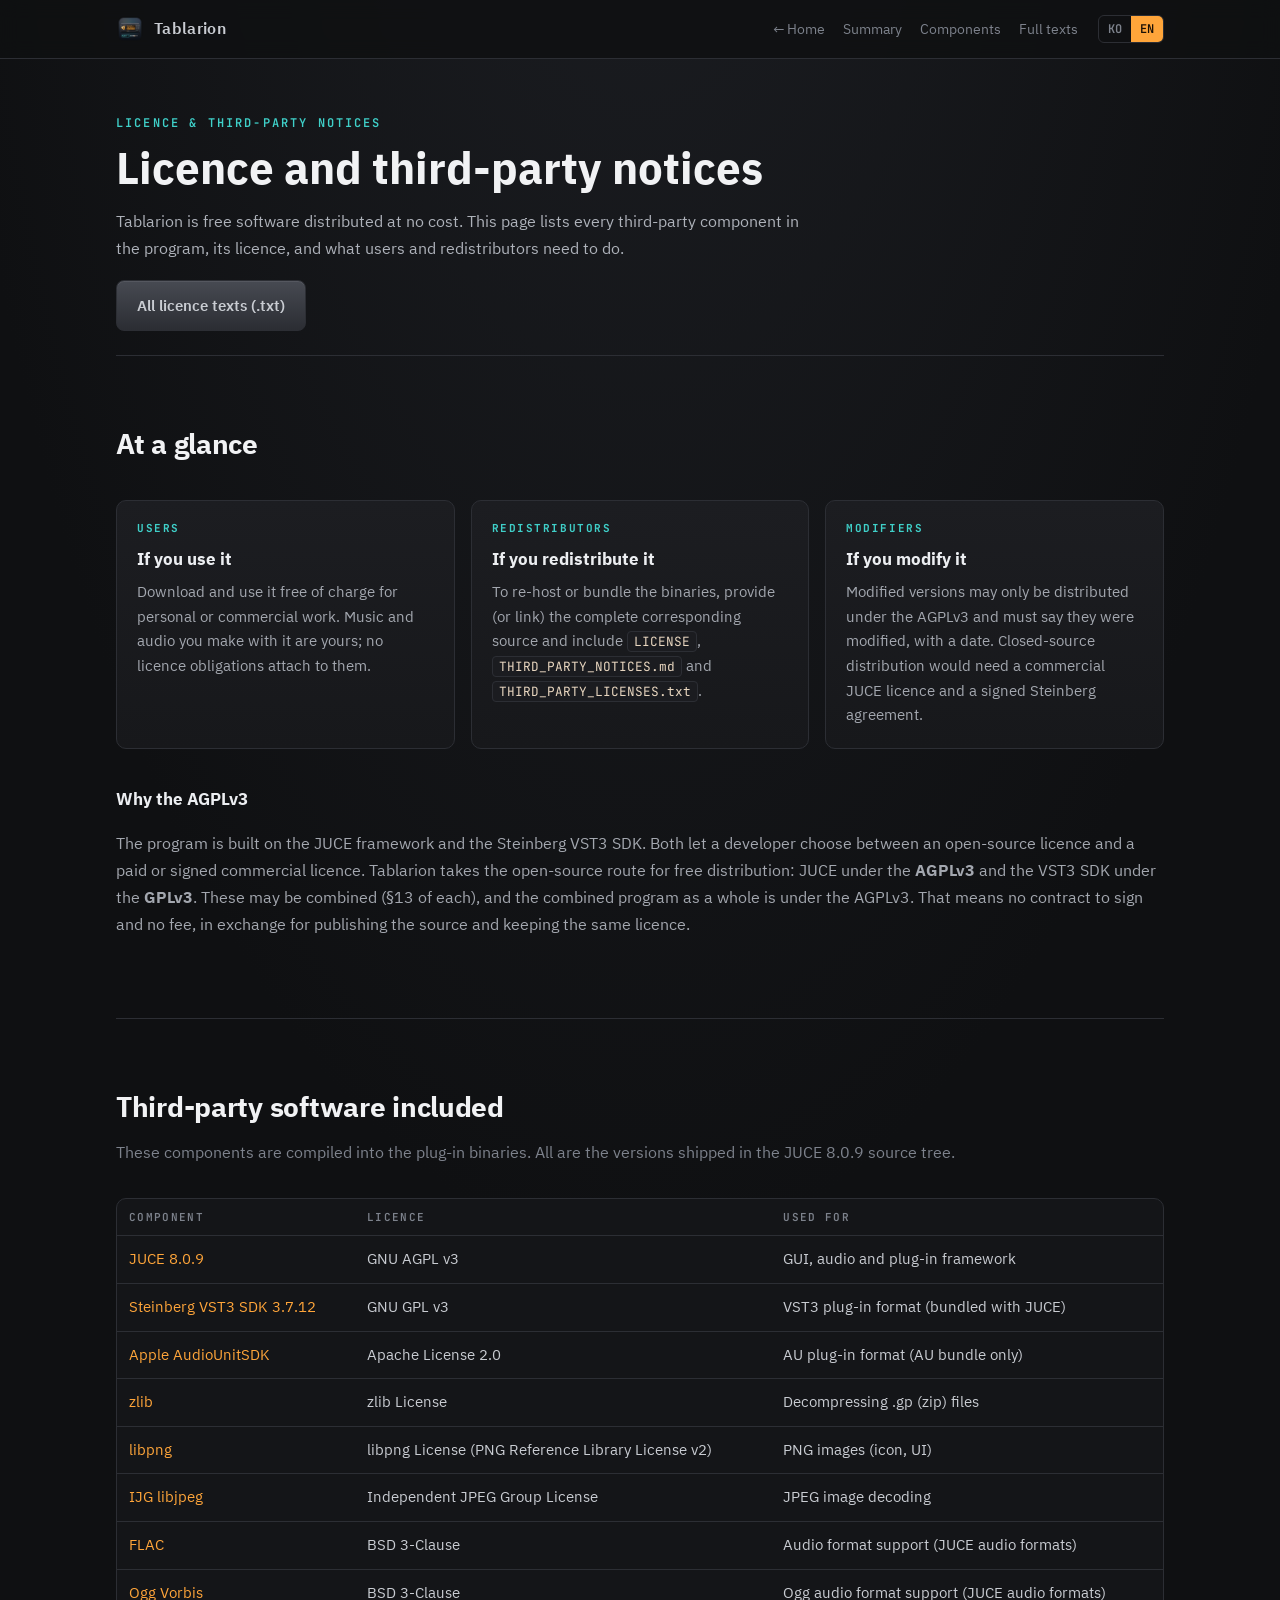
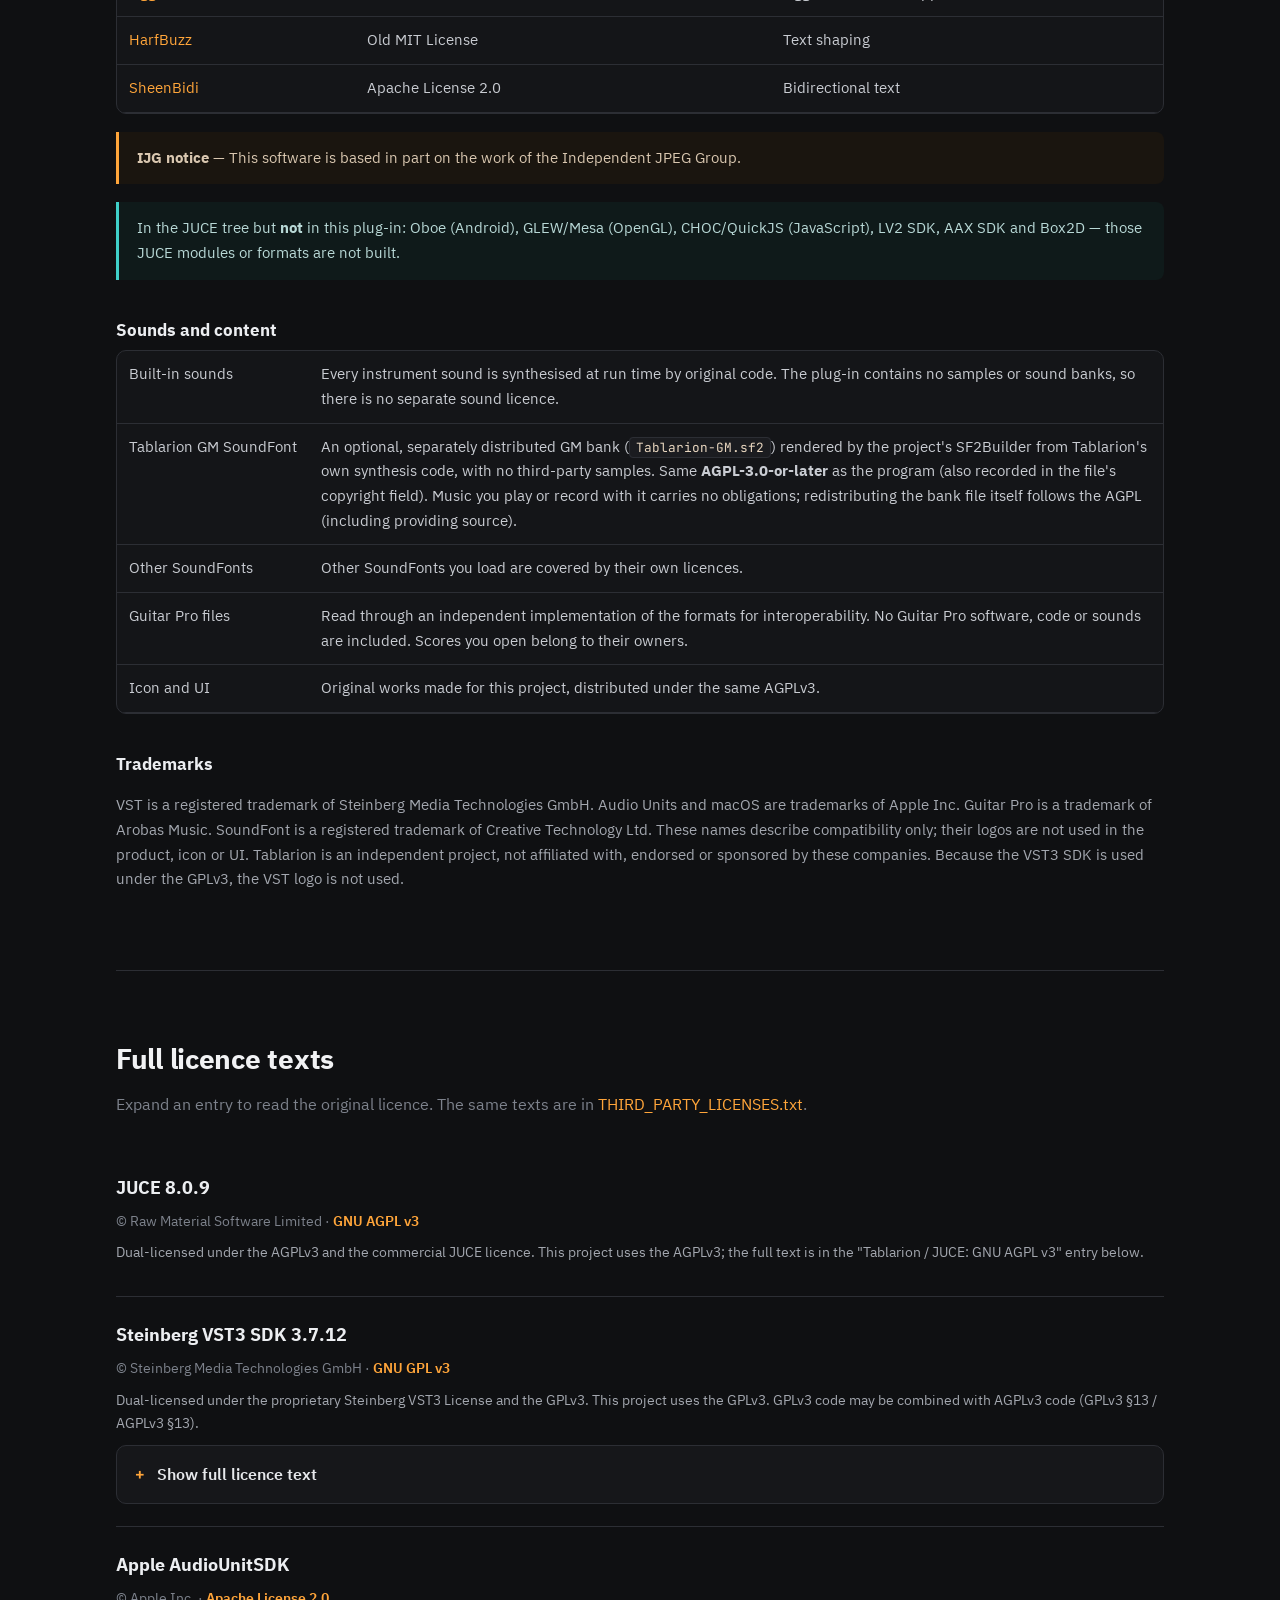
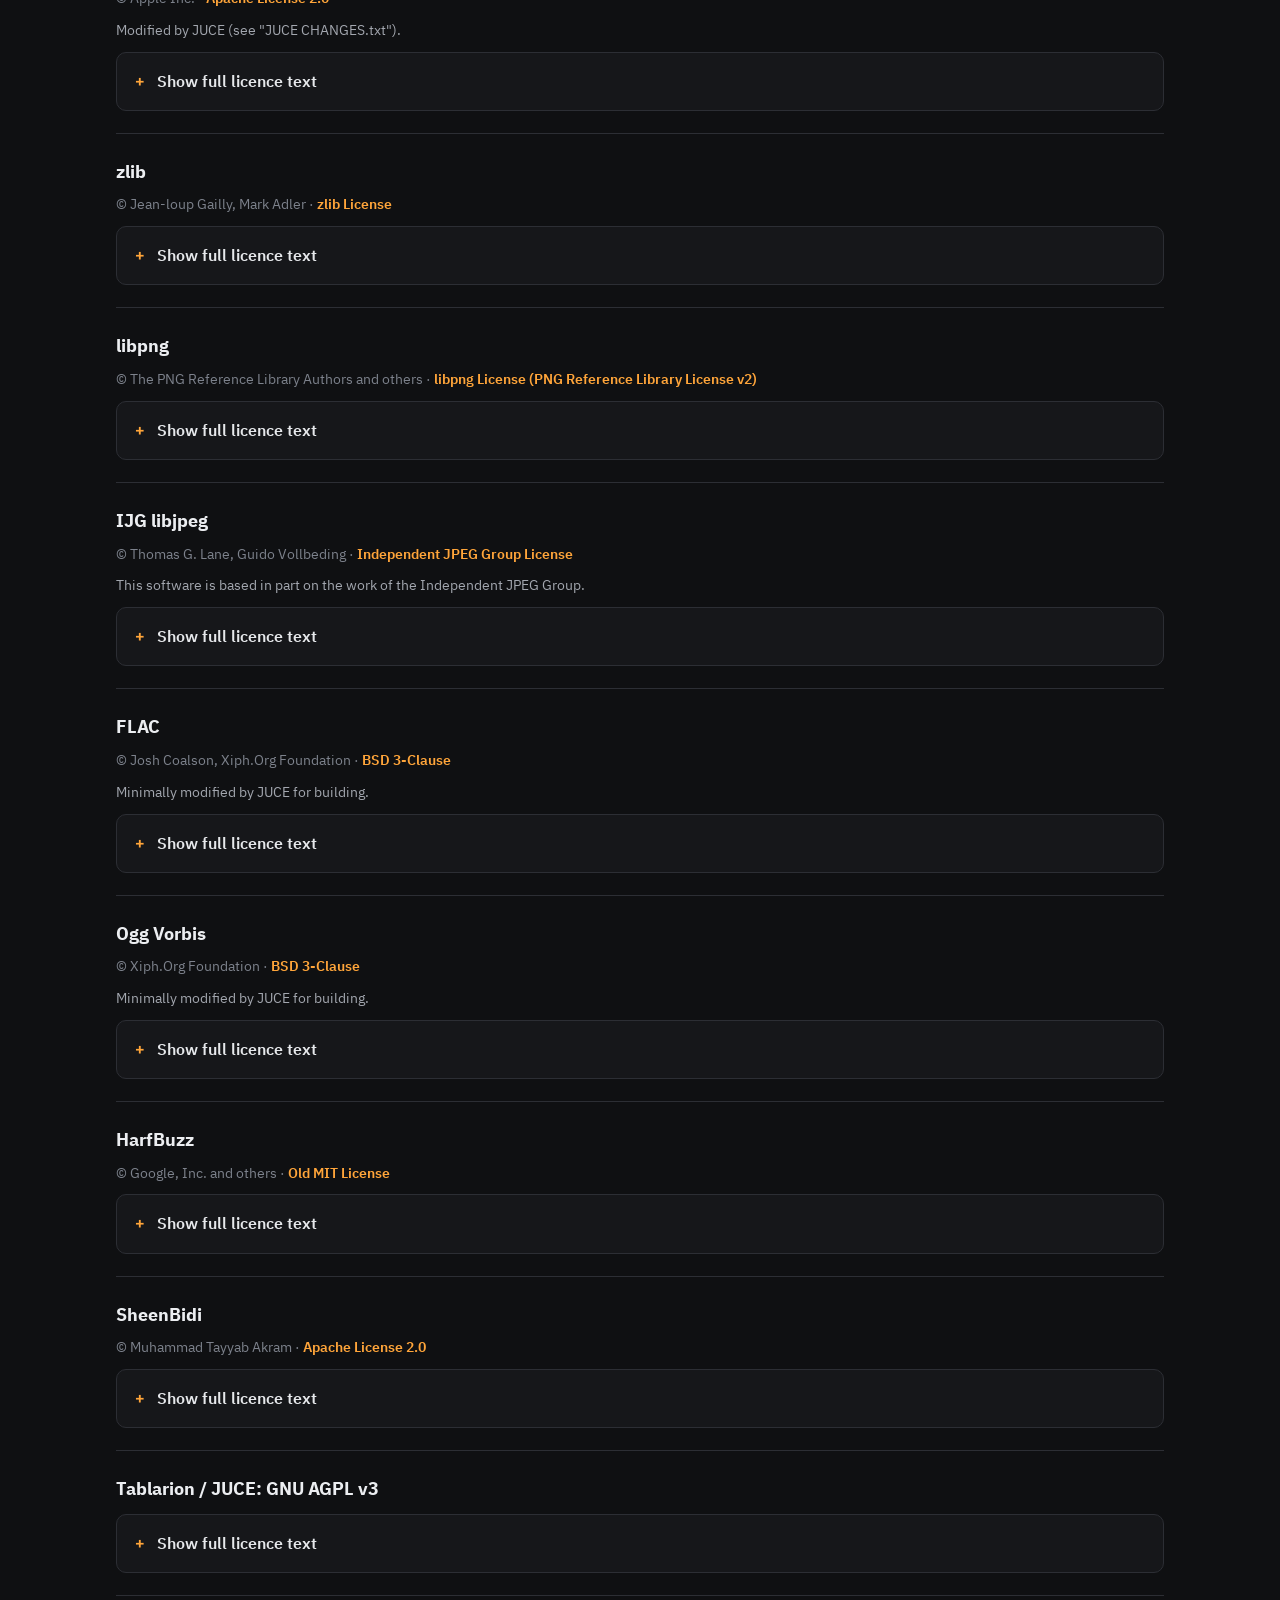
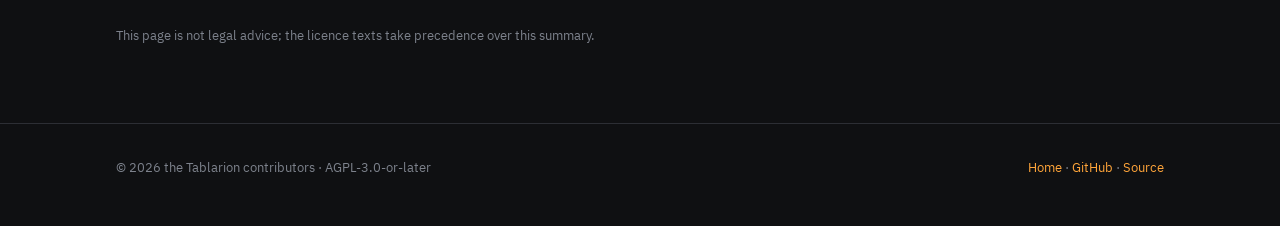
<file: licenses.html>
<!doctype html>
<html lang="ko" data-lang="ko">
<head>
<meta charset="utf-8">
<meta name="viewport" content="width=device-width, initial-scale=1">
<title>Licences — Tablarion</title>
<meta name="description" content="Tablarion 라이선스와 제3자 소프트웨어 고지 / Licence and third-party notices">
<link rel="icon" href="icon.png">
<link rel="preconnect" href="https://fonts.googleapis.com">
<link rel="preconnect" href="https://fonts.gstatic.com" crossorigin>
<link href="https://fonts.googleapis.com/css2?family=IBM+Plex+Sans+KR:wght@400;500;600;700&family=JetBrains+Mono:wght@400;600;700&display=swap" rel="stylesheet">
<link rel="stylesheet" href="style.css">
</head>
<body>
<header class="top">
  <div class="wrap">
    <a class="brand" href="index.html"><img src="icon.png" alt="">Tablarion</a>
    <nav class="links">
      <a href="index.html"><span lang="ko">← 메인 페이지</span><span lang="en">← Home</span></a>
      <a href="#summary"><span lang="ko">요약</span><span lang="en">Summary</span></a>
      <a href="#components"><span lang="ko">구성 요소</span><span lang="en">Components</span></a>
      <a href="#texts"><span lang="ko">전문</span><span lang="en">Full texts</span></a>
    </nav>
    <div class="lang" role="group" aria-label="Language"><button data-set-lang="ko">KO</button><button data-set-lang="en">EN</button></div>
  </div>
</header>

<main class="wrap">
<div style="padding:56px 0 8px">
  <div class="eyebrow">Licence &amp; third-party notices</div>
  <h1 style="font-size:clamp(30px,4.4vw,44px);line-height:1.15;margin:12px 0 14px;color:#f1f2f4">
    <span lang="ko">라이선스와 제3자 고지</span><span lang="en">Licence and third-party notices</span></h1>
  <p class="lead" style="color:#aeb2ba;max-width:44em;margin:0">
    <span lang="ko">Tablarion은 무료로 배포되는 자유 소프트웨어입니다. 이 페이지는 프로그램에 포함된 모든 제3자 소프트웨어, 각각의 라이선스, 그리고 사용자·재배포자가 지켜야 할 조건을 정리합니다.</span>
    <span lang="en">Tablarion is free software distributed at no cost. This page lists every third-party component in the program, its licence, and what users and redistributors need to do.</span></p>
  <p style="margin-top:18px"><a class="btn" data-link="tpl" href="#"><span lang="ko">전체 라이선스 텍스트 (.txt)</span><span lang="en">All licence texts (.txt)</span></a></p>
</div>

<section id="summary">
  <h2><span lang="ko">한눈에 보기</span><span lang="en">At a glance</span></h2>
  <p class="sub"></p>
  <div class="grid">
    <div class="card"><span class="ico">USERS</span>
      <h3><span lang="ko">사용자</span><span lang="en">If you use it</span></h3>
      <p><span lang="ko">무료로 내려받아 개인·상업 작업 모두에 제한 없이 쓸 수 있습니다. 이 플러그인으로 만든 음악과 렌더링한 오디오는 만든 사람의 것이며, 라이선스 의무가 따라붙지 않습니다.</span><span lang="en">Download and use it free of charge for personal or commercial work. Music and audio you make with it are yours; no licence obligations attach to them.</span></p></div>
    <div class="card"><span class="ico">REDISTRIBUTORS</span>
      <h3><span lang="ko">재배포할 때</span><span lang="en">If you redistribute it</span></h3>
      <p><span lang="ko">바이너리를 다른 곳에 올리거나 묶어서 배포하려면 대응하는 전체 소스를 함께 제공(또는 링크)하고, <code>LICENSE</code>·<code>THIRD_PARTY_NOTICES.md</code>·<code>THIRD_PARTY_LICENSES.txt</code>를 같이 넣어야 합니다.</span><span lang="en">To re-host or bundle the binaries, provide (or link) the complete corresponding source and include <code>LICENSE</code>, <code>THIRD_PARTY_NOTICES.md</code> and <code>THIRD_PARTY_LICENSES.txt</code>.</span></p></div>
    <div class="card"><span class="ico">MODIFIERS</span>
      <h3><span lang="ko">수정할 때</span><span lang="en">If you modify it</span></h3>
      <p><span lang="ko">수정본도 AGPLv3로만 배포할 수 있으며, 수정했다는 사실과 날짜를 표시해야 합니다. 소스를 닫은 배포는 JUCE 상용 라이선스와 Steinberg 서명 계약이 따로 필요합니다.</span><span lang="en">Modified versions may only be distributed under the AGPLv3 and must say they were modified, with a date. Closed-source distribution would need a commercial JUCE licence and a signed Steinberg agreement.</span></p></div>
  </div>

  <h3 style="margin-top:36px"><span lang="ko">왜 AGPLv3인가</span><span lang="en">Why the AGPLv3</span></h3>
  <p style="color:#a3a7af"><span lang="ko">이 프로그램은 JUCE 프레임워크와 Steinberg VST3 SDK로 만들어졌습니다. 둘 다 "오픈소스 라이선스" 또는 "유료/서명 상용 라이선스" 중 하나를 고르게 되어 있습니다. Tablarion는 무료 공개를 위해 오픈소스 쪽을 택했습니다 — JUCE는 <b>AGPLv3</b>, VST3 SDK는 <b>GPLv3</b>. 두 라이선스는 결합이 허용되며(각 13조), 결합된 프로그램 전체는 AGPLv3를 따릅니다. 그래서 별도 계약서 서명이나 비용 없이 배포할 수 있는 대신, 소스를 공개하고 같은 라이선스를 유지해야 합니다.</span><span lang="en">The program is built on the JUCE framework and the Steinberg VST3 SDK. Both let a developer choose between an open-source licence and a paid or signed commercial licence. Tablarion takes the open-source route for free distribution: JUCE under the <b>AGPLv3</b> and the VST3 SDK under the <b>GPLv3</b>. These may be combined (§13 of each), and the combined program as a whole is under the AGPLv3. That means no contract to sign and no fee, in exchange for publishing the source and keeping the same licence.</span></p>
</section>

<section id="components">
  <h2><span lang="ko">포함된 제3자 소프트웨어</span><span lang="en">Third-party software included</span></h2>
  <p class="sub"><span lang="ko">아래 구성 요소가 실제로 플러그인 바이너리에 컴파일되어 들어갑니다. 모두 JUCE 8.0.9 소스 트리에 포함된 버전입니다.</span><span lang="en">These components are compiled into the plug-in binaries. All are the versions shipped in the JUCE 8.0.9 source tree.</span></p>
  <div class="table-wrap"><table>
    <tr><th><span lang="ko">구성 요소</span><span lang="en">Component</span></th><th><span lang="ko">라이선스</span><span lang="en">Licence</span></th><th><span lang="ko">용도</span><span lang="en">Used for</span></th></tr>
    <tr><td><a href="#juce">JUCE 8.0.9</a></td><td>GNU AGPL v3</td><td><span lang="ko">GUI·오디오·플러그인 프레임워크</span><span lang="en">GUI, audio and plug-in framework</span></td></tr><tr><td><a href="#vst3">Steinberg VST3 SDK 3.7.12</a></td><td>GNU GPL v3</td><td><span lang="ko">VST3 플러그인 형식 (JUCE에 포함)</span><span lang="en">VST3 plug-in format (bundled with JUCE)</span></td></tr><tr><td><a href="#ausdk">Apple AudioUnitSDK</a></td><td>Apache License 2.0</td><td><span lang="ko">AU 플러그인 형식 (AU 번들에만 포함)</span><span lang="en">AU plug-in format (AU bundle only)</span></td></tr><tr><td><a href="#zlib">zlib</a></td><td>zlib License</td><td><span lang="ko">.gp 파일(zip) 압축 해제</span><span lang="en">Decompressing .gp (zip) files</span></td></tr><tr><td><a href="#libpng">libpng</a></td><td>libpng License (PNG Reference Library License v2)</td><td><span lang="ko">PNG 이미지 (아이콘·UI)</span><span lang="en">PNG images (icon, UI)</span></td></tr><tr><td><a href="#libjpeg">IJG libjpeg</a></td><td>Independent JPEG Group License</td><td><span lang="ko">JPEG 이미지 디코딩</span><span lang="en">JPEG image decoding</span></td></tr><tr><td><a href="#flac">FLAC</a></td><td>BSD 3-Clause</td><td><span lang="ko">WAV/FLAC 오디오 형식 지원 (JUCE audio formats)</span><span lang="en">Audio format support (JUCE audio formats)</span></td></tr><tr><td><a href="#vorbis">Ogg Vorbis</a></td><td>BSD 3-Clause</td><td><span lang="ko">Ogg 오디오 형식 지원 (JUCE audio formats)</span><span lang="en">Ogg audio format support (JUCE audio formats)</span></td></tr><tr><td><a href="#harfbuzz">HarfBuzz</a></td><td>Old MIT License</td><td><span lang="ko">글꼴 텍스트 셰이핑</span><span lang="en">Text shaping</span></td></tr><tr><td><a href="#sheenbidi">SheenBidi</a></td><td>Apache License 2.0</td><td><span lang="ko">양방향(Bidi) 텍스트 처리</span><span lang="en">Bidirectional text</span></td></tr>
  </table></div>
  <div class="note"><b><span lang="ko">IJG 고지</span><span lang="en">IJG notice</span></b> — This software is based in part on the work of the Independent JPEG Group.</div>
  <div class="note teal"><span lang="ko">JUCE 소스에는 있지만 이 플러그인에는 <b>들어가지 않는</b> 것: Oboe(Android), GLEW·Mesa(OpenGL), CHOC·QuickJS(JavaScript), LV2 SDK, AAX SDK, Box2D. 해당 JUCE 모듈을 쓰지 않거나 그 형식을 빌드하지 않기 때문입니다.</span><span lang="en">In the JUCE tree but <b>not</b> in this plug-in: Oboe (Android), GLEW/Mesa (OpenGL), CHOC/QuickJS (JavaScript), LV2 SDK, AAX SDK and Box2D — those JUCE modules or formats are not built.</span></div>

  <h3 style="margin-top:36px"><span lang="ko">소리와 콘텐츠</span><span lang="en">Sounds and content</span></h3>
  <div class="table-wrap"><table>
    <tr><td><span lang="ko">내장 음원</span><span lang="en">Built-in sounds</span></td><td><span lang="ko">모든 악기 소리는 실행 중 원본 코드로 합성됩니다. 플러그인에는 샘플·사운드 뱅크가 들어 있지 않으므로 별도 음원 라이선스가 없습니다.</span><span lang="en">Every instrument sound is synthesised at run time by original code. The plug-in contains no samples or sound banks, so there is no separate sound licence.</span></td></tr>
    <tr><td>Tablarion GM SoundFont</td><td><span lang="ko">선택 사항으로 따로 배포하는 GM 뱅크(<code>Tablarion-GM.sf2</code>)입니다. 프로젝트의 SF2Builder가 Tablarion 자체 합성 코드로 렌더링했으며 제3자 샘플을 쓰지 않았습니다. 프로그램과 같은 <b>AGPL-3.0-or-later</b>이며(파일 안 저작권 정보에도 기록), 이 뱅크로 연주·녹음한 음악에는 라이선스 의무가 없습니다. 뱅크 파일 자체를 재배포할 때는 AGPL 조건(소스 제공 포함)을 따르세요.</span><span lang="en">An optional, separately distributed GM bank (<code>Tablarion-GM.sf2</code>) rendered by the project's SF2Builder from Tablarion's own synthesis code, with no third-party samples. Same <b>AGPL-3.0-or-later</b> as the program (also recorded in the file's copyright field). Music you play or record with it carries no obligations; redistributing the bank file itself follows the AGPL (including providing source).</span></td></tr>
    <tr><td><span lang="ko">다른 SoundFont</span><span lang="en">Other SoundFonts</span></td><td><span lang="ko">사용자가 불러온 다른 SoundFont는 각 뱅크의 라이선스를 따릅니다.</span><span lang="en">Other SoundFonts you load are covered by their own licences.</span></td></tr>
    <tr><td>Guitar Pro <span lang="ko">파일</span><span lang="en">files</span></td><td><span lang="ko">호환성을 위해 파일 형식을 독자적으로 구현해 읽습니다. Guitar Pro 소프트웨어·코드·사운드는 포함되지 않습니다. 불러온 악보의 저작권은 각 권리자에게 있습니다.</span><span lang="en">Read through an independent implementation of the formats for interoperability. No Guitar Pro software, code or sounds are included. Scores you open belong to their owners.</span></td></tr>
    <tr><td><span lang="ko">아이콘·UI</span><span lang="en">Icon and UI</span></td><td><span lang="ko">이 프로젝트를 위해 새로 만든 저작물이며 프로그램과 같은 AGPLv3로 배포됩니다.</span><span lang="en">Original works made for this project, distributed under the same AGPLv3.</span></td></tr>
  </table></div>

  <h3 style="margin-top:36px"><span lang="ko">상표</span><span lang="en">Trademarks</span></h3>
  <p style="color:#a3a7af;font-size:14.5px"><span lang="ko">VST는 Steinberg Media Technologies GmbH의 등록 상표입니다. Audio Units와 macOS는 Apple Inc.의 상표입니다. Guitar Pro는 Arobas Music의 상표입니다. SoundFont는 Creative Technology Ltd.의 등록 상표입니다. 이 이름들은 호환성 설명에만 쓰이며, 제품·아이콘·UI에 이들의 로고를 사용하지 않습니다. Tablarion는 이들 회사와 제휴하거나 보증·후원받지 않은 독립 프로젝트입니다. VST3 SDK를 GPLv3로 사용하므로 VST 로고는 사용하지 않습니다.</span><span lang="en">VST is a registered trademark of Steinberg Media Technologies GmbH. Audio Units and macOS are trademarks of Apple Inc. Guitar Pro is a trademark of Arobas Music. SoundFont is a registered trademark of Creative Technology Ltd. These names describe compatibility only; their logos are not used in the product, icon or UI. Tablarion is an independent project, not affiliated with, endorsed or sponsored by these companies. Because the VST3 SDK is used under the GPLv3, the VST logo is not used.</span></p>
</section>

<section id="texts">
  <h2><span lang="ko">라이선스 전문</span><span lang="en">Full licence texts</span></h2>
  <p class="sub"><span lang="ko">각 항목을 펼치면 원문 라이선스를 볼 수 있습니다. 같은 내용이 <a data-link="tpl" href="#">THIRD_PARTY_LICENSES.txt</a>에도 있습니다.</span><span lang="en">Expand an entry to read the original licence. The same texts are in <a data-link="tpl" href="#">THIRD_PARTY_LICENSES.txt</a>.</span></p>
  <article class="lic-item" id="juce"><h3>JUCE 8.0.9</h3>
<p class="meta">© Raw Material Software Limited · <b>GNU AGPL v3</b></p><p class="lic-note"><span lang="ko">JUCE는 AGPLv3와 상용 라이선스의 이중 라이선스입니다. 이 프로젝트는 AGPLv3를 선택했으며, 전문은 아래 &quot;Tablarion / JUCE: GNU AGPL v3&quot; 항목에 있습니다.</span><span lang="en">Dual-licensed under the AGPLv3 and the commercial JUCE licence. This project uses the AGPLv3; the full text is in the &quot;Tablarion / JUCE: GNU AGPL v3&quot; entry below.</span></p></article><article class="lic-item" id="vst3"><h3>Steinberg VST3 SDK 3.7.12</h3>
<p class="meta">© Steinberg Media Technologies GmbH · <b>GNU GPL v3</b></p><p class="lic-note"><span lang="ko">Steinberg 독점 라이선스와 GPLv3의 이중 라이선스입니다. 이 프로젝트는 GPLv3를 선택했습니다. GPLv3 코드는 AGPLv3 코드와 결합할 수 있습니다(GPLv3 13조, AGPLv3 13조).</span><span lang="en">Dual-licensed under the proprietary Steinberg VST3 License and the GPLv3. This project uses the GPLv3. GPLv3 code may be combined with AGPLv3 code (GPLv3 §13 / AGPLv3 §13).</span></p><details><summary><span lang="ko">라이선스 전문 보기</span><span lang="en">Show full licence text</span></summary><pre class="lic">//-----------------------------------------------------------------------------
// LICENSE
// (c) 2024, Steinberg Media Technologies GmbH, All Rights Reserved
//-----------------------------------------------------------------------------
This license applies only to files referencing this license,
for other files of the Software Development Kit the respective embedded license text
is applicable. The license can be found at: www.steinberg.net/sdklicenses_vst3

This Software Development Kit is licensed under the terms of the Steinberg VST3 License,
or alternatively under the terms of the General Public License (GPL) Version 3.
You may use the Software Development Kit according to either of these licenses as it is
most appropriate for your project on a case-by-case basis (commercial or not).

a) Proprietary Steinberg VST3 License
The Software Development Kit may not be distributed in parts or its entirety
without prior written agreement by Steinberg Media Technologies GmbH.
The SDK must not be used to re-engineer or manipulate any technology used
in any Steinberg or Third-party application or software module,
unless permitted by law.
Neither the name of the Steinberg Media Technologies GmbH nor the names of its
contributors may be used to endorse or promote products derived from this
software without specific prior written permission.
Before publishing a software under the proprietary license, you need to obtain a copy
of the License Agreement signed by Steinberg Media Technologies GmbH.
The Steinberg VST SDK License Agreement can be found at:
www.steinberg.net/en/company/developers.html

THE SDK IS PROVIDED BY STEINBERG MEDIA TECHNOLOGIES GMBH &quot;AS IS&quot; AND
ANY EXPRESS OR IMPLIED WARRANTIES, INCLUDING, BUT NOT LIMITED TO, THE IMPLIED
WARRANTIES OF MERCHANTABILITY AND FITNESS FOR A PARTICULAR PURPOSE ARE DISCLAIMED.
IN NO EVENT SHALL STEINBERG MEDIA TECHNOLOGIES GMBH BE LIABLE FOR ANY DIRECT,
INDIRECT, INCIDENTAL, SPECIAL, EXEMPLARY, OR CONSEQUENTIAL DAMAGES (INCLUDING,
BUT NOT LIMITED TO, PROCUREMENT OF SUBSTITUTE GOODS OR SERVICES; LOSS OF USE,
DATA, OR PROFITS; OR BUSINESS INTERRUPTION) HOWEVER CAUSED AND ON ANY THEORY OF
LIABILITY, WHETHER IN CONTRACT, STRICT LIABILITY, OR TORT (INCLUDING NEGLIGENCE
OR OTHERWISE) ARISING IN ANY WAY OUT OF THE USE OF THIS SOFTWARE, EVEN IF ADVISED
OF THE POSSIBILITY OF SUCH DAMAGE.

b) General Public License (GPL) Version 3
Details of these licenses can be found at: www.gnu.org/licenses/gpl-3.0.html
Please refer to the Steinberg VST usage guidelines for the use of VST, VST logo and VST 
compatible logos:
https://steinbergmedia.github.io/vst3_dev_portal/pages/VST+3+Licensing/Usage+guidelines.html
//----------------------------------------------------------------------------------

------------------------------------------------------------------------

GNU GENERAL PUBLIC LICENSE
Version 3, 29 June 2007

Copyright © 2007 Free Software Foundation, Inc. &lt;https://fsf.org/&gt;

Everyone is permitted to copy and distribute verbatim copies of this license document, but changing it is not allowed.

Preamble

The GNU General Public License is a free, copyleft license for software and other kinds of works.

The licenses for most software and other practical works are designed to take away your freedom to share and change the works. By contrast, the GNU General Public License is intended to guarantee your freedom to share and change all versions of a program--to make sure it remains free software for all its users. We, the Free Software Foundation, use the GNU General Public License for most of our software; it applies also to any other work released this way by its authors. You can apply it to your programs, too.

When we speak of free software, we are referring to freedom, not price. Our General Public Licenses are designed to make sure that you have the freedom to distribute copies of free software (and charge for them if you wish), that you receive source code or can get it if you want it, that you can change the software or use pieces of it in new free programs, and that you know you can do these things.

To protect your rights, we need to prevent others from denying you these rights or asking you to surrender the rights. Therefore, you have certain responsibilities if you distribute copies of the software, or if you modify it: responsibilities to respect the freedom of others.

For example, if you distribute copies of such a program, whether gratis or for a fee, you must pass on to the recipients the same freedoms that you received. You must make sure that they, too, receive or can get the source code. And you must show them these terms so they know their rights.

Developers that use the GNU GPL protect your rights with two steps: (1) assert copyright on the software, and (2) offer you this License giving you legal permission to copy, distribute and/or modify it.

For the developers&#x27; and authors&#x27; protection, the GPL clearly explains that there is no warranty for this free software. For both users&#x27; and authors&#x27; sake, the GPL requires that modified versions be marked as changed, so that their problems will not be attributed erroneously to authors of previous versions.

Some devices are designed to deny users access to install or run modified versions of the software inside them, although the manufacturer can do so. This is fundamentally incompatible with the aim of protecting users&#x27; freedom to change the software. The systematic pattern of such abuse occurs in the area of products for individuals to use, which is precisely where it is most unacceptable. Therefore, we have designed this version of the GPL to prohibit the practice for those products. If such problems arise substantially in other domains, we stand ready to extend this provision to those domains in future versions of the GPL, as needed to protect the freedom of users.

Finally, every program is threatened constantly by software patents. States should not allow patents to restrict development and use of software on general-purpose computers, but in those that do, we wish to avoid the special danger that patents applied to a free program could make it effectively proprietary. To prevent this, the GPL assures that patents cannot be used to render the program non-free.

The precise terms and conditions for copying, distribution and modification follow.

TERMS AND CONDITIONS

0. Definitions.

“This License” refers to version 3 of the GNU General Public License.

“Copyright” also means copyright-like laws that apply to other kinds of works, such as semiconductor masks.

“The Program” refers to any copyrightable work licensed under this License. Each licensee is addressed as “you”. “Licensees” and “recipients” may be individuals or organizations.

To “modify” a work means to copy from or adapt all or part of the work in a fashion requiring copyright permission, other than the making of an exact copy. The resulting work is called a “modified version” of the earlier work or a work “based on” the earlier work.

A “covered work” means either the unmodified Program or a work based on the Program.

To “propagate” a work means to do anything with it that, without permission, would make you directly or secondarily liable for infringement under applicable copyright law, except executing it on a computer or modifying a private copy. Propagation includes copying, distribution (with or without modification), making available to the public, and in some countries other activities as well.

To “convey” a work means any kind of propagation that enables other parties to make or receive copies. Mere interaction with a user through a computer network, with no transfer of a copy, is not conveying.

An interactive user interface displays “Appropriate Legal Notices” to the extent that it includes a convenient and prominently visible feature that (1) displays an appropriate copyright notice, and (2) tells the user that there is no warranty for the work (except to the extent that warranties are provided), that licensees may convey the work under this License, and how to view a copy of this License. If the interface presents a list of user commands or options, such as a menu, a prominent item in the list meets this criterion.

1. Source Code.
The “source code” for a work means the preferred form of the work for making modifications to it. “Object code” means any non-source form of a work.

A “Standard Interface” means an interface that either is an official standard defined by a recognized standards body, or, in the case of interfaces specified for a particular programming language, one that is widely used among developers working in that language.

The “System Libraries” of an executable work include anything, other than the work as a whole, that (a) is included in the normal form of packaging a Major Component, but which is not part of that Major Component, and (b) serves only to enable use of the work with that Major Component, or to implement a Standard Interface for which an implementation is available to the public in source code form. A “Major Component”, in this context, means a major essential component (kernel, window system, and so on) of the specific operating system (if any) on which the executable work runs, or a compiler used to produce the work, or an object code interpreter used to run it.

The “Corresponding Source” for a work in object code form means all the source code needed to generate, install, and (for an executable work) run the object code and to modify the work, including scripts to control those activities. However, it does not include the work&#x27;s System Libraries, or general-purpose tools or generally available free programs which are used unmodified in performing those activities but which are not part of the work. For example, Corresponding Source includes interface definition files associated with source files for the work, and the source code for shared libraries and dynamically linked subprograms that the work is specifically designed to require, such as by intimate data communication or control flow between those subprograms and other parts of the work.

The Corresponding Source need not include anything that users can regenerate automatically from other parts of the Corresponding Source.

The Corresponding Source for a work in source code form is that same work.

2. Basic Permissions.
All rights granted under this License are granted for the term of copyright on the Program, and are irrevocable provided the stated conditions are met. This License explicitly affirms your unlimited permission to run the unmodified Program. The output from running a covered work is covered by this License only if the output, given its content, constitutes a covered work. This License acknowledges your rights of fair use or other equivalent, as provided by copyright law.

You may make, run and propagate covered works that you do not convey, without conditions so long as your license otherwise remains in force. You may convey covered works to others for the sole purpose of having them make modifications exclusively for you, or provide you with facilities for running those works, provided that you comply with the terms of this License in conveying all material for which you do not control copyright. Those thus making or running the covered works for you must do so exclusively on your behalf, under your direction and control, on terms that prohibit them from making any copies of your copyrighted material outside their relationship with you.

Conveying under any other circumstances is permitted solely under the conditions stated below. Sublicensing is not allowed; section 10 makes it unnecessary.

3. Protecting Users&#x27; Legal Rights From Anti-Circumvention Law.
No covered work shall be deemed part of an effective technological measure under any applicable law fulfilling obligations under article 11 of the WIPO copyright treaty adopted on 20 December 1996, or similar laws prohibiting or restricting circumvention of such measures.

When you convey a covered work, you waive any legal power to forbid circumvention of technological measures to the extent such circumvention is effected by exercising rights under this License with respect to the covered work, and you disclaim any intention to limit operation or modification of the work as a means of enforcing, against the work&#x27;s users, your or third parties&#x27; legal rights to forbid circumvention of technological measures.

4. Conveying Verbatim Copies.
You may convey verbatim copies of the Program&#x27;s source code as you receive it, in any medium, provided that you conspicuously and appropriately publish on each copy an appropriate copyright notice; keep intact all notices stating that this License and any non-permissive terms added in accord with section 7 apply to the code; keep intact all notices of the absence of any warranty; and give all recipients a copy of this License along with the Program.

You may charge any price or no price for each copy that you convey, and you may offer support or warranty protection for a fee.

5. Conveying Modified Source Versions.
You may convey a work based on the Program, or the modifications to produce it from the Program, in the form of source code under the terms of section 4, provided that you also meet all of these conditions:

     a) The work must carry prominent notices stating that you modified it, and giving a relevant date.

     b) The work must carry prominent notices stating that it is released under this License and any conditions added under section 7. This requirement modifies the requirement in section 4 to “keep intact all notices”.

     c) You must license the entire work, as a whole, under this License to anyone who comes into possession of a copy. This License will therefore apply, along with any applicable section 7 additional terms, to the whole of the work, and all its parts, regardless of how they are packaged. This License gives no permission to license the work in any other way, but it does not invalidate such permission if you have separately received it.

     d) If the work has interactive user interfaces, each must display Appropriate Legal Notices; however, if the Program has interactive interfaces that do not display Appropriate Legal Notices, your work need not make them do so.

A compilation of a covered work with other separate and independent works, which are not by their nature extensions of the covered work, and which are not combined with it such as to form a larger program, in or on a volume of a storage or distribution medium, is called an “aggregate” if the compilation and its resulting copyright are not used to limit the access or legal rights of the compilation&#x27;s users beyond what the individual works permit. Inclusion of a covered work in an aggregate does not cause this License to apply to the other parts of the aggregate.

6. Conveying Non-Source Forms.
You may convey a covered work in object code form under the terms of sections 4 and 5, provided that you also convey the machine-readable Corresponding Source under the terms of this License, in one of these ways:

     a) Convey the object code in, or embodied in, a physical product (including a physical distribution medium), accompanied by the Corresponding Source fixed on a durable physical medium customarily used for software interchange.

     b) Convey the object code in, or embodied in, a physical product (including a physical distribution medium), accompanied by a written offer, valid for at least three years and valid for as long as you offer spare parts or customer support for that product model, to give anyone who possesses the object code either (1) a copy of the Corresponding Source for all the software in the product that is covered by this License, on a durable physical medium customarily used for software interchange, for a price no more than your reasonable cost of physically performing this conveying of source, or (2) access to copy the Corresponding Source from a network server at no charge.

     c) Convey individual copies of the object code with a copy of the written offer to provide the Corresponding Source. This alternative is allowed only occasionally and noncommercially, and only if you received the object code with such an offer, in accord with subsection 6b.

     d) Convey the object code by offering access from a designated place (gratis or for a charge), and offer equivalent access to the Corresponding Source in the same way through the same place at no further charge. You need not require recipients to copy the Corresponding Source along with the object code. If the place to copy the object code is a network server, the Corresponding Source may be on a different server (operated by you or a third party) that supports equivalent copying facilities, provided you maintain clear directions next to the object code saying where to find the Corresponding Source. Regardless of what server hosts the Corresponding Source, you remain obligated to ensure that it is available for as long as needed to satisfy these requirements.

     e) Convey the object code using peer-to-peer transmission, provided you inform other peers where the object code and Corresponding Source of the work are being offered to the general public at no charge under subsection 6d.

A separable portion of the object code, whose source code is excluded from the Corresponding Source as a System Library, need not be included in conveying the object code work.

A “User Product” is either (1) a “consumer product”, which means any tangible personal property which is normally used for personal, family, or household purposes, or (2) anything designed or sold for incorporation into a dwelling. In determining whether a product is a consumer product, doubtful cases shall be resolved in favor of coverage. For a particular product received by a particular user, “normally used” refers to a typical or common use of that class of product, regardless of the status of the particular user or of the way in which the particular user actually uses, or expects or is expected to use, the product. A product is a consumer product regardless of whether the product has substantial commercial, industrial or non-consumer uses, unless such uses represent the only significant mode of use of the product.

“Installation Information” for a User Product means any methods, procedures, authorization keys, or other information required to install and execute modified versions of a covered work in that User Product from a modified version of its Corresponding Source. The information must suffice to ensure that the continued functioning of the modified object code is in no case prevented or interfered with solely because modification has been made.

If you convey an object code work under this section in, or with, or specifically for use in, a User Product, and the conveying occurs as part of a transaction in which the right of possession and use of the User Product is transferred to the recipient in perpetuity or for a fixed term (regardless of how the transaction is characterized), the Corresponding Source conveyed under this section must be accompanied by the Installation Information. But this requirement does not apply if neither you nor any third party retains the ability to install modified object code on the User Product (for example, the work has been installed in ROM).

The requirement to provide Installation Information does not include a requirement to continue to provide support service, warranty, or updates for a work that has been modified or installed by the recipient, or for the User Product in which it has been modified or installed. Access to a network may be denied when the modification itself materially and adversely affects the operation of the network or violates the rules and protocols for communication across the network.

Corresponding Source conveyed, and Installation Information provided, in accord with this section must be in a format that is publicly documented (and with an implementation available to the public in source code form), and must require no special password or key for unpacking, reading or copying.

7. Additional Terms.
“Additional permissions” are terms that supplement the terms of this License by making exceptions from one or more of its conditions. Additional permissions that are applicable to the entire Program shall be treated as though they were included in this License, to the extent that they are valid under applicable law. If additional permissions apply only to part of the Program, that part may be used separately under those permissions, but the entire Program remains governed by this License without regard to the additional permissions.

When you convey a copy of a covered work, you may at your option remove any additional permissions from that copy, or from any part of it. (Additional permissions may be written to require their own removal in certain cases when you modify the work.) You may place additional permissions on material, added by you to a covered work, for which you have or can give appropriate copyright permission.

Notwithstanding any other provision of this License, for material you add to a covered work, you may (if authorized by the copyright holders of that material) supplement the terms of this License with terms:

     a) Disclaiming warranty or limiting liability differently from the terms of sections 15 and 16 of this License; or

     b) Requiring preservation of specified reasonable legal notices or author attributions in that material or in the Appropriate Legal Notices displayed by works containing it; or

     c) Prohibiting misrepresentation of the origin of that material, or requiring that modified versions of such material be marked in reasonable ways as different from the original version; or

     d) Limiting the use for publicity purposes of names of licensors or authors of the material; or

     e) Declining to grant rights under trademark law for use of some trade names, trademarks, or service marks; or

     f) Requiring indemnification of licensors and authors of that material by anyone who conveys the material (or modified versions of it) with contractual assumptions of liability to the recipient, for any liability that these contractual assumptions directly impose on those licensors and authors.

All other non-permissive additional terms are considered “further restrictions” within the meaning of section 10. If the Program as you received it, or any part of it, contains a notice stating that it is governed by this License along with a term that is a further restriction, you may remove that term. If a license document contains a further restriction but permits relicensing or conveying under this License, you may add to a covered work material governed by the terms of that license document, provided that the further restriction does not survive such relicensing or conveying.

If you add terms to a covered work in accord with this section, you must place, in the relevant source files, a statement of the additional terms that apply to those files, or a notice indicating where to find the applicable terms.

Additional terms, permissive or non-permissive, may be stated in the form of a separately written license, or stated as exceptions; the above requirements apply either way.

8. Termination.
You may not propagate or modify a covered work except as expressly provided under this License. Any attempt otherwise to propagate or modify it is void, and will automatically terminate your rights under this License (including any patent licenses granted under the third paragraph of section 11).

However, if you cease all violation of this License, then your license from a particular copyright holder is reinstated (a) provisionally, unless and until the copyright holder explicitly and finally terminates your license, and (b) permanently, if the copyright holder fails to notify you of the violation by some reasonable means prior to 60 days after the cessation.

Moreover, your license from a particular copyright holder is reinstated permanently if the copyright holder notifies you of the violation by some reasonable means, this is the first time you have received notice of violation of this License (for any work) from that copyright holder, and you cure the violation prior to 30 days after your receipt of the notice.

Termination of your rights under this section does not terminate the licenses of parties who have received copies or rights from you under this License. If your rights have been terminated and not permanently reinstated, you do not qualify to receive new licenses for the same material under section 10.

9. Acceptance Not Required for Having Copies.
You are not required to accept this License in order to receive or run a copy of the Program. Ancillary propagation of a covered work occurring solely as a consequence of using peer-to-peer transmission to receive a copy likewise does not require acceptance. However, nothing other than this License grants you permission to propagate or modify any covered work. These actions infringe copyright if you do not accept this License. Therefore, by modifying or propagating a covered work, you indicate your acceptance of this License to do so.

10. Automatic Licensing of Downstream Recipients.
Each time you convey a covered work, the recipient automatically receives a license from the original licensors, to run, modify and propagate that work, subject to this License. You are not responsible for enforcing compliance by third parties with this License.

An “entity transaction” is a transaction transferring control of an organization, or substantially all assets of one, or subdividing an organization, or merging organizations. If propagation of a covered work results from an entity transaction, each party to that transaction who receives a copy of the work also receives whatever licenses to the work the party&#x27;s predecessor in interest had or could give under the previous paragraph, plus a right to possession of the Corresponding Source of the work from the predecessor in interest, if the predecessor has it or can get it with reasonable efforts.

You may not impose any further restrictions on the exercise of the rights granted or affirmed under this License. For example, you may not impose a license fee, royalty, or other charge for exercise of rights granted under this License, and you may not initiate litigation (including a cross-claim or counterclaim in a lawsuit) alleging that any patent claim is infringed by making, using, selling, offering for sale, or importing the Program or any portion of it.

11. Patents.
A “contributor” is a copyright holder who authorizes use under this License of the Program or a work on which the Program is based. The work thus licensed is called the contributor&#x27;s “contributor version”.

A contributor&#x27;s “essential patent claims” are all patent claims owned or controlled by the contributor, whether already acquired or hereafter acquired, that would be infringed by some manner, permitted by this License, of making, using, or selling its contributor version, but do not include claims that would be infringed only as a consequence of further modification of the contributor version. For purposes of this definition, “control” includes the right to grant patent sublicenses in a manner consistent with the requirements of this License.

Each contributor grants you a non-exclusive, worldwide, royalty-free patent license under the contributor&#x27;s essential patent claims, to make, use, sell, offer for sale, import and otherwise run, modify and propagate the contents of its contributor version.

In the following three paragraphs, a “patent license” is any express agreement or commitment, however denominated, not to enforce a patent (such as an express permission to practice a patent or covenant not to sue for patent infringement). To “grant” such a patent license to a party means to make such an agreement or commitment not to enforce a patent against the party.

If you convey a covered work, knowingly relying on a patent license, and the Corresponding Source of the work is not available for anyone to copy, free of charge and under the terms of this License, through a publicly available network server or other readily accessible means, then you must either (1) cause the Corresponding Source to be so available, or (2) arrange to deprive yourself of the benefit of the patent license for this particular work, or (3) arrange, in a manner consistent with the requirements of this License, to extend the patent license to downstream recipients. “Knowingly relying” means you have actual knowledge that, but for the patent license, your conveying the covered work in a country, or your recipient&#x27;s use of the covered work in a country, would infringe one or more identifiable patents in that country that you have reason to believe are valid.

If, pursuant to or in connection with a single transaction or arrangement, you convey, or propagate by procuring conveyance of, a covered work, and grant a patent license to some of the parties receiving the covered work authorizing them to use, propagate, modify or convey a specific copy of the covered work, then the patent license you grant is automatically extended to all recipients of the covered work and works based on it.

A patent license is “discriminatory” if it does not include within the scope of its coverage, prohibits the exercise of, or is conditioned on the non-exercise of one or more of the rights that are specifically granted under this License. You may not convey a covered work if you are a party to an arrangement with a third party that is in the business of distributing software, under which you make payment to the third party based on the extent of your activity of conveying the work, and under which the third party grants, to any of the parties who would receive the covered work from you, a discriminatory patent license (a) in connection with copies of the covered work conveyed by you (or copies made from those copies), or (b) primarily for and in connection with specific products or compilations that contain the covered work, unless you entered into that arrangement, or that patent license was granted, prior to 28 March 2007.

Nothing in this License shall be construed as excluding or limiting any implied license or other defenses to infringement that may otherwise be available to you under applicable patent law.

12. No Surrender of Others&#x27; Freedom.
If conditions are imposed on you (whether by court order, agreement or otherwise) that contradict the conditions of this License, they do not excuse you from the conditions of this License. If you cannot convey a covered work so as to satisfy simultaneously your obligations under this License and any other pertinent obligations, then as a consequence you may not convey it at all. For example, if you agree to terms that obligate you to collect a royalty for further conveying from those to whom you convey the Program, the only way you could satisfy both those terms and this License would be to refrain entirely from conveying the Program.

13. Use with the GNU Affero General Public License.
Notwithstanding any other provision of this License, you have permission to link or combine any covered work with a work licensed under version 3 of the GNU Affero General Public License into a single combined work, and to convey the resulting work. The terms of this License will continue to apply to the part which is the covered work, but the special requirements of the GNU Affero General Public License, section 13, concerning interaction through a network will apply to the combination as such.

14. Revised Versions of this License.
The Free Software Foundation may publish revised and/or new versions of the GNU General Public License from time to time. Such new versions will be similar in spirit to the present version, but may differ in detail to address new problems or concerns.

Each version is given a distinguishing version number. If the Program specifies that a certain numbered version of the GNU General Public License “or any later version” applies to it, you have the option of following the terms and conditions either of that numbered version or of any later version published by the Free Software Foundation. If the Program does not specify a version number of the GNU General Public License, you may choose any version ever published by the Free Software Foundation.

If the Program specifies that a proxy can decide which future versions of the GNU General Public License can be used, that proxy&#x27;s public statement of acceptance of a version permanently authorizes you to choose that version for the Program.

Later license versions may give you additional or different permissions. However, no additional obligations are imposed on any author or copyright holder as a result of your choosing to follow a later version.

15. Disclaimer of Warranty.
THERE IS NO WARRANTY FOR THE PROGRAM, TO THE EXTENT PERMITTED BY APPLICABLE LAW. EXCEPT WHEN OTHERWISE STATED IN WRITING THE COPYRIGHT HOLDERS AND/OR OTHER PARTIES PROVIDE THE PROGRAM “AS IS” WITHOUT WARRANTY OF ANY KIND, EITHER EXPRESSED OR IMPLIED, INCLUDING, BUT NOT LIMITED TO, THE IMPLIED WARRANTIES OF MERCHANTABILITY AND FITNESS FOR A PARTICULAR PURPOSE. THE ENTIRE RISK AS TO THE QUALITY AND PERFORMANCE OF THE PROGRAM IS WITH YOU. SHOULD THE PROGRAM PROVE DEFECTIVE, YOU ASSUME THE COST OF ALL NECESSARY SERVICING, REPAIR OR CORRECTION.

16. Limitation of Liability.
IN NO EVENT UNLESS REQUIRED BY APPLICABLE LAW OR AGREED TO IN WRITING WILL ANY COPYRIGHT HOLDER, OR ANY OTHER PARTY WHO MODIFIES AND/OR CONVEYS THE PROGRAM AS PERMITTED ABOVE, BE LIABLE TO YOU FOR DAMAGES, INCLUDING ANY GENERAL, SPECIAL, INCIDENTAL OR CONSEQUENTIAL DAMAGES ARISING OUT OF THE USE OR INABILITY TO USE THE PROGRAM (INCLUDING BUT NOT LIMITED TO LOSS OF DATA OR DATA BEING RENDERED INACCURATE OR LOSSES SUSTAINED BY YOU OR THIRD PARTIES OR A FAILURE OF THE PROGRAM TO OPERATE WITH ANY OTHER PROGRAMS), EVEN IF SUCH HOLDER OR OTHER PARTY HAS BEEN ADVISED OF THE POSSIBILITY OF SUCH DAMAGES.

17. Interpretation of Sections 15 and 16.
If the disclaimer of warranty and limitation of liability provided above cannot be given local legal effect according to their terms, reviewing courts shall apply local law that most closely approximates an absolute waiver of all civil liability in connection with the Program, unless a warranty or assumption of liability accompanies a copy of the Program in return for a fee.

END OF TERMS AND CONDITIONS

How to Apply These Terms to Your New Programs

If you develop a new program, and you want it to be of the greatest possible use to the public, the best way to achieve this is to make it free software which everyone can redistribute and change under these terms.

To do so, attach the following notices to the program. It is safest to attach them to the start of each source file to most effectively state the exclusion of warranty; and each file should have at least the “copyright” line and a pointer to where the full notice is found.

     &lt;one line to give the program&#x27;s name and a brief idea of what it does.&gt;
     Copyright (C) &lt;year&gt;  &lt;name of author&gt;

     This program is free software: you can redistribute it and/or modify it under the terms of the GNU General Public License as published by the Free Software Foundation, either version 3 of the License, or (at your option) any later version.

     This program is distributed in the hope that it will be useful, but WITHOUT ANY WARRANTY; without even the implied warranty of MERCHANTABILITY or FITNESS FOR A PARTICULAR PURPOSE.  See the GNU General Public License for more details.

     You should have received a copy of the GNU General Public License along with this program.  If not, see &lt;https://www.gnu.org/licenses/&gt;.

Also add information on how to contact you by electronic and paper mail.

If the program does terminal interaction, make it output a short notice like this when it starts in an interactive mode:

     &lt;program&gt;  Copyright (C) &lt;year&gt;  &lt;name of author&gt;
     This program comes with ABSOLUTELY NO WARRANTY; for details type `show w&#x27;.
     This is free software, and you are welcome to redistribute it under certain conditions; type `show c&#x27; for details.

The hypothetical commands `show w&#x27; and `show c&#x27; should show the appropriate parts of the General Public License. Of course, your program&#x27;s commands might be different; for a GUI interface, you would use an “about box”.

You should also get your employer (if you work as a programmer) or school, if any, to sign a “copyright disclaimer” for the program, if necessary. For more information on this, and how to apply and follow the GNU GPL, see &lt;https://www.gnu.org/licenses/&gt;.

The GNU General Public License does not permit incorporating your program into proprietary programs. If your program is a subroutine library, you may consider it more useful to permit linking proprietary applications with the library. If this is what you want to do, use the GNU Lesser General Public License instead of this License. But first, please read &lt;https://www.gnu.org/philosophy/why-not-lgpl.html&gt;.</pre></details></article><article class="lic-item" id="ausdk"><h3>Apple AudioUnitSDK</h3>
<p class="meta">© Apple Inc. · <b>Apache License 2.0</b></p><p class="lic-note"><span lang="ko">JUCE에서 일부 수정됨 (&quot;JUCE CHANGES.txt&quot; 참고).</span><span lang="en">Modified by JUCE (see &quot;JUCE CHANGES.txt&quot;).</span></p><details><summary><span lang="ko">라이선스 전문 보기</span><span lang="en">Show full licence text</span></summary><pre class="lic">                                 Apache License
                           Version 2.0, January 2004
                        http://www.apache.org/licenses/

   TERMS AND CONDITIONS FOR USE, REPRODUCTION, AND DISTRIBUTION

   1. Definitions.

      &quot;License&quot; shall mean the terms and conditions for use, reproduction,
      and distribution as defined by Sections 1 through 9 of this document.

      &quot;Licensor&quot; shall mean the copyright owner or entity authorized by
      the copyright owner that is granting the License.

      &quot;Legal Entity&quot; shall mean the union of the acting entity and all
      other entities that control, are controlled by, or are under common
      control with that entity. For the purposes of this definition,
      &quot;control&quot; means (i) the power, direct or indirect, to cause the
      direction or management of such entity, whether by contract or
      otherwise, or (ii) ownership of fifty percent (50%) or more of the
      outstanding shares, or (iii) beneficial ownership of such entity.

      &quot;You&quot; (or &quot;Your&quot;) shall mean an individual or Legal Entity
      exercising permissions granted by this License.

      &quot;Source&quot; form shall mean the preferred form for making modifications,
      including but not limited to software source code, documentation
      source, and configuration files.

      &quot;Object&quot; form shall mean any form resulting from mechanical
      transformation or translation of a Source form, including but
      not limited to compiled object code, generated documentation,
      and conversions to other media types.

      &quot;Work&quot; shall mean the work of authorship, whether in Source or
      Object form, made available under the License, as indicated by a
      copyright notice that is included in or attached to the work
      (an example is provided in the Appendix below).

      &quot;Derivative Works&quot; shall mean any work, whether in Source or Object
      form, that is based on (or derived from) the Work and for which the
      editorial revisions, annotations, elaborations, or other modifications
      represent, as a whole, an original work of authorship. For the purposes
      of this License, Derivative Works shall not include works that remain
      separable from, or merely link (or bind by name) to the interfaces of,
      the Work and Derivative Works thereof.

      &quot;Contribution&quot; shall mean any work of authorship, including
      the original version of the Work and any modifications or additions
      to that Work or Derivative Works thereof, that is intentionally
      submitted to Licensor for inclusion in the Work by the copyright owner
      or by an individual or Legal Entity authorized to submit on behalf of
      the copyright owner. For the purposes of this definition, &quot;submitted&quot;
      means any form of electronic, verbal, or written communication sent
      to the Licensor or its representatives, including but not limited to
      communication on electronic mailing lists, source code control systems,
      and issue tracking systems that are managed by, or on behalf of, the
      Licensor for the purpose of discussing and improving the Work, but
      excluding communication that is conspicuously marked or otherwise
      designated in writing by the copyright owner as &quot;Not a Contribution.&quot;

      &quot;Contributor&quot; shall mean Licensor and any individual or Legal Entity
      on behalf of whom a Contribution has been received by Licensor and
      subsequently incorporated within the Work.

   2. Grant of Copyright License. Subject to the terms and conditions of
      this License, each Contributor hereby grants to You a perpetual,
      worldwide, non-exclusive, no-charge, royalty-free, irrevocable
      copyright license to reproduce, prepare Derivative Works of,
      publicly display, publicly perform, sublicense, and distribute the
      Work and such Derivative Works in Source or Object form.

   3. Grant of Patent License. Subject to the terms and conditions of
      this License, each Contributor hereby grants to You a perpetual,
      worldwide, non-exclusive, no-charge, royalty-free, irrevocable
      (except as stated in this section) patent license to make, have made,
      use, offer to sell, sell, import, and otherwise transfer the Work,
      where such license applies only to those patent claims licensable
      by such Contributor that are necessarily infringed by their
      Contribution(s) alone or by combination of their Contribution(s)
      with the Work to which such Contribution(s) was submitted. If You
      institute patent litigation against any entity (including a
      cross-claim or counterclaim in a lawsuit) alleging that the Work
      or a Contribution incorporated within the Work constitutes direct
      or contributory patent infringement, then any patent licenses
      granted to You under this License for that Work shall terminate
      as of the date such litigation is filed.

   4. Redistribution. You may reproduce and distribute copies of the
      Work or Derivative Works thereof in any medium, with or without
      modifications, and in Source or Object form, provided that You
      meet the following conditions:

      (a) You must give any other recipients of the Work or
          Derivative Works a copy of this License; and

      (b) You must cause any modified files to carry prominent notices
          stating that You changed the files; and

      (c) You must retain, in the Source form of any Derivative Works
          that You distribute, all copyright, patent, trademark, and
          attribution notices from the Source form of the Work,
          excluding those notices that do not pertain to any part of
          the Derivative Works; and

      (d) If the Work includes a &quot;NOTICE&quot; text file as part of its
          distribution, then any Derivative Works that You distribute must
          include a readable copy of the attribution notices contained
          within such NOTICE file, excluding those notices that do not
          pertain to any part of the Derivative Works, in at least one
          of the following places: within a NOTICE text file distributed
          as part of the Derivative Works; within the Source form or
          documentation, if provided along with the Derivative Works; or,
          within a display generated by the Derivative Works, if and
          wherever such third-party notices normally appear. The contents
          of the NOTICE file are for informational purposes only and
          do not modify the License. You may add Your own attribution
          notices within Derivative Works that You distribute, alongside
          or as an addendum to the NOTICE text from the Work, provided
          that such additional attribution notices cannot be construed
          as modifying the License.

      You may add Your own copyright statement to Your modifications and
      may provide additional or different license terms and conditions
      for use, reproduction, or distribution of Your modifications, or
      for any such Derivative Works as a whole, provided Your use,
      reproduction, and distribution of the Work otherwise complies with
      the conditions stated in this License.

   5. Submission of Contributions. Unless You explicitly state otherwise,
      any Contribution intentionally submitted for inclusion in the Work
      by You to the Licensor shall be under the terms and conditions of
      this License, without any additional terms or conditions.
      Notwithstanding the above, nothing herein shall supersede or modify
      the terms of any separate license agreement you may have executed
      with Licensor regarding such Contributions.

   6. Trademarks. This License does not grant permission to use the trade
      names, trademarks, service marks, or product names of the Licensor,
      except as required for reasonable and customary use in describing the
      origin of the Work and reproducing the content of the NOTICE file.

   7. Disclaimer of Warranty. Unless required by applicable law or
      agreed to in writing, Licensor provides the Work (and each
      Contributor provides its Contributions) on an &quot;AS IS&quot; BASIS,
      WITHOUT WARRANTIES OR CONDITIONS OF ANY KIND, either express or
      implied, including, without limitation, any warranties or conditions
      of TITLE, NON-INFRINGEMENT, MERCHANTABILITY, or FITNESS FOR A
      PARTICULAR PURPOSE. You are solely responsible for determining the
      appropriateness of using or redistributing the Work and assume any
      risks associated with Your exercise of permissions under this License.

   8. Limitation of Liability. In no event and under no legal theory,
      whether in tort (including negligence), contract, or otherwise,
      unless required by applicable law (such as deliberate and grossly
      negligent acts) or agreed to in writing, shall any Contributor be
      liable to You for damages, including any direct, indirect, special,
      incidental, or consequential damages of any character arising as a
      result of this License or out of the use or inability to use the
      Work (including but not limited to damages for loss of goodwill,
      work stoppage, computer failure or malfunction, or any and all
      other commercial damages or losses), even if such Contributor
      has been advised of the possibility of such damages.

   9. Accepting Warranty or Additional Liability. While redistributing
      the Work or Derivative Works thereof, You may choose to offer,
      and charge a fee for, acceptance of support, warranty, indemnity,
      or other liability obligations and/or rights consistent with this
      License. However, in accepting such obligations, You may act only
      on Your own behalf and on Your sole responsibility, not on behalf
      of any other Contributor, and only if You agree to indemnify,
      defend, and hold each Contributor harmless for any liability
      incurred by, or claims asserted against, such Contributor by reason
      of your accepting any such warranty or additional liability.

   END OF TERMS AND CONDITIONS

   APPENDIX: How to apply the Apache License to your work.

      To apply the Apache License to your work, attach the following
      boilerplate notice, with the fields enclosed by brackets &quot;[]&quot;
      replaced with your own identifying information. (Don&#x27;t include
      the brackets!)  The text should be enclosed in the appropriate
      comment syntax for the file format. We also recommend that a
      file or class name and description of purpose be included on the
      same &quot;printed page&quot; as the copyright notice for easier
      identification within third-party archives.

   Copyright [yyyy] [name of copyright owner]

   Licensed under the Apache License, Version 2.0 (the &quot;License&quot;);
   you may not use this file except in compliance with the License.
   You may obtain a copy of the License at

       http://www.apache.org/licenses/LICENSE-2.0

   Unless required by applicable law or agreed to in writing, software
   distributed under the License is distributed on an &quot;AS IS&quot; BASIS,
   WITHOUT WARRANTIES OR CONDITIONS OF ANY KIND, either express or implied.
   See the License for the specific language governing permissions and
   limitations under the License.</pre></details></article><article class="lic-item" id="zlib"><h3>zlib</h3>
<p class="meta">© Jean-loup Gailly, Mark Adler · <b>zlib License</b></p><details><summary><span lang="ko">라이선스 전문 보기</span><span lang="en">Show full licence text</span></summary><pre class="lic">Copyright notice:

 (C) 1995-2004 Jean-loup Gailly and Mark Adler

  This software is provided &#x27;as-is&#x27;, without any express or implied
  warranty.  In no event will the authors be held liable for any damages
  arising from the use of this software.

  Permission is granted to anyone to use this software for any purpose,
  including commercial applications, and to alter it and redistribute it
  freely, subject to the following restrictions:

  1. The origin of this software must not be misrepresented; you must not
     claim that you wrote the original software. If you use this software
     in a product, an acknowledgment in the product documentation would be
     appreciated but is not required.
  2. Altered source versions must be plainly marked as such, and must not be
     misrepresented as being the original software.
  3. This notice may not be removed or altered from any source distribution.

  Jean-loup Gailly        Mark Adler
  jloup@gzip.org          madler@alumni.caltech.edu

If you use the zlib library in a product, we would appreciate *not*
receiving lengthy legal documents to sign. The sources are provided
for free but without warranty of any kind.  The library has been
entirely written by Jean-loup Gailly and Mark Adler; it does not
include third-party code.

If you redistribute modified sources, we would appreciate that you include
in the file ChangeLog history information documenting your changes. Please
read the FAQ for more information on the distribution of modified source
versions.</pre></details></article><article class="lic-item" id="libpng"><h3>libpng</h3>
<p class="meta">© The PNG Reference Library Authors and others · <b>libpng License (PNG Reference Library License v2)</b></p><details><summary><span lang="ko">라이선스 전문 보기</span><span lang="en">Show full licence text</span></summary><pre class="lic">COPYRIGHT NOTICE, DISCLAIMER, and LICENSE
=========================================

PNG Reference Library License version 2
---------------------------------------

 * Copyright (c) 1995-2019 The PNG Reference Library Authors.
 * Copyright (c) 2018-2019 Cosmin Truta.
 * Copyright (c) 2000-2002, 2004, 2006-2018 Glenn Randers-Pehrson.
 * Copyright (c) 1996-1997 Andreas Dilger.
 * Copyright (c) 1995-1996 Guy Eric Schalnat, Group 42, Inc.

The software is supplied &quot;as is&quot;, without warranty of any kind,
express or implied, including, without limitation, the warranties
of merchantability, fitness for a particular purpose, title, and
non-infringement.  In no event shall the Copyright owners, or
anyone distributing the software, be liable for any damages or
other liability, whether in contract, tort or otherwise, arising
from, out of, or in connection with the software, or the use or
other dealings in the software, even if advised of the possibility
of such damage.

Permission is hereby granted to use, copy, modify, and distribute
this software, or portions hereof, for any purpose, without fee,
subject to the following restrictions:

 1. The origin of this software must not be misrepresented; you
    must not claim that you wrote the original software.  If you
    use this software in a product, an acknowledgment in the product
    documentation would be appreciated, but is not required.

 2. Altered source versions must be plainly marked as such, and must
    not be misrepresented as being the original software.

 3. This Copyright notice may not be removed or altered from any
    source or altered source distribution.


PNG Reference Library License version 1 (for libpng 0.5 through 1.6.35)
-----------------------------------------------------------------------

libpng versions 1.0.7, July 1, 2000, through 1.6.35, July 15, 2018 are
Copyright (c) 2000-2002, 2004, 2006-2018 Glenn Randers-Pehrson, are
derived from libpng-1.0.6, and are distributed according to the same
disclaimer and license as libpng-1.0.6 with the following individuals
added to the list of Contributing Authors:

    Simon-Pierre Cadieux
    Eric S. Raymond
    Mans Rullgard
    Cosmin Truta
    Gilles Vollant
    James Yu
    Mandar Sahastrabuddhe
    Google Inc.
    Vadim Barkov

and with the following additions to the disclaimer:

    There is no warranty against interference with your enjoyment of
    the library or against infringement.  There is no warranty that our
    efforts or the library will fulfill any of your particular purposes
    or needs.  This library is provided with all faults, and the entire
    risk of satisfactory quality, performance, accuracy, and effort is
    with the user.

Some files in the &quot;contrib&quot; directory and some configure-generated
files that are distributed with libpng have other copyright owners, and
are released under other open source licenses.

libpng versions 0.97, January 1998, through 1.0.6, March 20, 2000, are
Copyright (c) 1998-2000 Glenn Randers-Pehrson, are derived from
libpng-0.96, and are distributed according to the same disclaimer and
license as libpng-0.96, with the following individuals added to the
list of Contributing Authors:

    Tom Lane
    Glenn Randers-Pehrson
    Willem van Schaik

libpng versions 0.89, June 1996, through 0.96, May 1997, are
Copyright (c) 1996-1997 Andreas Dilger, are derived from libpng-0.88,
and are distributed according to the same disclaimer and license as
libpng-0.88, with the following individuals added to the list of
Contributing Authors:

    John Bowler
    Kevin Bracey
    Sam Bushell
    Magnus Holmgren
    Greg Roelofs
    Tom Tanner

Some files in the &quot;scripts&quot; directory have other copyright owners,
but are released under this license.

libpng versions 0.5, May 1995, through 0.88, January 1996, are
Copyright (c) 1995-1996 Guy Eric Schalnat, Group 42, Inc.

For the purposes of this copyright and license, &quot;Contributing Authors&quot;
is defined as the following set of individuals:

    Andreas Dilger
    Dave Martindale
    Guy Eric Schalnat
    Paul Schmidt
    Tim Wegner

The PNG Reference Library is supplied &quot;AS IS&quot;.  The Contributing
Authors and Group 42, Inc. disclaim all warranties, expressed or
implied, including, without limitation, the warranties of
merchantability and of fitness for any purpose.  The Contributing
Authors and Group 42, Inc. assume no liability for direct, indirect,
incidental, special, exemplary, or consequential damages, which may
result from the use of the PNG Reference Library, even if advised of
the possibility of such damage.

Permission is hereby granted to use, copy, modify, and distribute this
source code, or portions hereof, for any purpose, without fee, subject
to the following restrictions:

 1. The origin of this source code must not be misrepresented.

 2. Altered versions must be plainly marked as such and must not
    be misrepresented as being the original source.

 3. This Copyright notice may not be removed or altered from any
    source or altered source distribution.

The Contributing Authors and Group 42, Inc. specifically permit,
without fee, and encourage the use of this source code as a component
to supporting the PNG file format in commercial products.  If you use
this source code in a product, acknowledgment is not required but would
be appreciated.</pre></details></article><article class="lic-item" id="libjpeg"><h3>IJG libjpeg</h3>
<p class="meta">© Thomas G. Lane, Guido Vollbeding · <b>Independent JPEG Group License</b></p><p class="lic-note"><span lang="ko">This software is based in part on the work of the Independent JPEG Group.</span><span lang="en">This software is based in part on the work of the Independent JPEG Group.</span></p><details><summary><span lang="ko">라이선스 전문 보기</span><span lang="en">Show full licence text</span></summary><pre class="lic">LEGAL ISSUES, below.

This software is the work of Tom Lane, Guido Vollbeding, Philip Gladstone,
Bill Allombert, Jim Boucher, Lee Crocker, Bob Friesenhahn, Ben Jackson,
John Korejwa, Julian Minguillon, Luis Ortiz, George Phillips, Davide Rossi,
Ge&#x27; Weijers, and other members of the Independent JPEG Group.

IJG is not affiliated with the ISO/IEC JTC1/SC29/WG1 standards committee
(previously known as JPEG, together with ITU-T SG16).


DOCUMENTATION ROADMAP
=====================

This file contains the following sections:

OVERVIEW            General description of JPEG and the IJG software.
LEGAL ISSUES        Copyright, lack of warranty, terms of distribution.
REFERENCES          Where to learn more about JPEG.</pre></details></article><article class="lic-item" id="flac"><h3>FLAC</h3>
<p class="meta">© Josh Coalson, Xiph.Org Foundation · <b>BSD 3-Clause</b></p><p class="lic-note"><span lang="ko">JUCE에서 빌드 편의를 위해 최소한으로 수정됨.</span><span lang="en">Minimally modified by JUCE for building.</span></p><details><summary><span lang="ko">라이선스 전문 보기</span><span lang="en">Show full licence text</span></summary><pre class="lic">=====================================================================

I&#x27;ve incorporated FLAC directly into the JUCE codebase because it makes
things much easier than having to make all your builds link correctly to
the appropriate libraries on every different platform.

I&#x27;ve made minimal changes to the FLAC code - just tweaked a few include paths
to make it build smoothly, added some headers to allow you to turn off FLAC
compilation, and commented-out a couple of unused bits of code.

=====================================================================


The following license is the BSD-style license that comes with the
Flac distribution, and which applies just to the files I&#x27;ve
included in this directory. For more info, and to get the rest of the
distribution, visit the Flac homepage: https://xiph.org/flac/

=====================================================================

libFLAC - Free Lossless Audio Codec library
Copyright (C) 2000-2009  Josh Coalson
Copyright (C) 2011-2023  Xiph.Org Foundation

Redistribution and use in source and binary forms, with or without
modification, are permitted provided that the following conditions
are met:

- Redistributions of source code must retain the above copyright
notice, this list of conditions and the following disclaimer.

- Redistributions in binary form must reproduce the above copyright
notice, this list of conditions and the following disclaimer in the
documentation and/or other materials provided with the distribution.

- Neither the name of the Xiph.Org Foundation nor the names of its
contributors may be used to endorse or promote products derived from
this software without specific prior written permission.

THIS SOFTWARE IS PROVIDED BY THE COPYRIGHT HOLDERS AND CONTRIBUTORS
``AS IS&#x27;&#x27; AND ANY EXPRESS OR IMPLIED WARRANTIES, INCLUDING, BUT NOT
LIMITED TO, THE IMPLIED WARRANTIES OF MERCHANTABILITY AND FITNESS FOR
A PARTICULAR PURPOSE ARE DISCLAIMED.  IN NO EVENT SHALL THE FOUNDATION OR
CONTRIBUTORS BE LIABLE FOR ANY DIRECT, INDIRECT, INCIDENTAL, SPECIAL,
EXEMPLARY, OR CONSEQUENTIAL DAMAGES (INCLUDING, BUT NOT LIMITED TO,
PROCUREMENT OF SUBSTITUTE GOODS OR SERVICES; LOSS OF USE, DATA, OR
PROFITS; OR BUSINESS INTERRUPTION) HOWEVER CAUSED AND ON ANY THEORY OF
LIABILITY, WHETHER IN CONTRACT, STRICT LIABILITY, OR TORT (INCLUDING
NEGLIGENCE OR OTHERWISE) ARISING IN ANY WAY OUT OF THE USE OF THIS
SOFTWARE, EVEN IF ADVISED OF THE POSSIBILITY OF SUCH DAMAGE.</pre></details></article><article class="lic-item" id="vorbis"><h3>Ogg Vorbis</h3>
<p class="meta">© Xiph.Org Foundation · <b>BSD 3-Clause</b></p><p class="lic-note"><span lang="ko">JUCE에서 빌드 편의를 위해 최소한으로 수정됨.</span><span lang="en">Minimally modified by JUCE for building.</span></p><details><summary><span lang="ko">라이선스 전문 보기</span><span lang="en">Show full licence text</span></summary><pre class="lic">=====================================================================

Ogg-Vorbis is incorporated directly into the JUCE codebase because it makes
things much easier than having to make all your builds link correctly to
the appropriate libraries on every different platform.

There are minimal changes to the Ogg-Vorbis code - a few include paths have
been changed to make it build smoothly, and some headers have been added to
allow you to exclude it from the build. Any significant code modifications
are marked clearly by &quot;JUCE CHANGE STARTS HERE&quot; and &quot;JUCE CHANGE ENDS HERE&quot;
comments.

=====================================================================

The following license is the BSD-style license that comes with the Ogg-Vorbis
distribution, and which applies just to the header files included in this
directory. For more info, and to get the rest of the distribution, visit the
Ogg-Vorbis homepage: https://xiph.org/vorbis

=====================================================================

Copyright (c) 2002-2020 Xiph.org Foundation

Redistribution and use in source and binary forms, with or without
modification, are permitted provided that the following conditions
are met:

- Redistributions of source code must retain the above copyright
notice, this list of conditions and the following disclaimer.

- Redistributions in binary form must reproduce the above copyright
notice, this list of conditions and the following disclaimer in the
documentation and/or other materials provided with the distribution.

- Neither the name of the Xiph.org Foundation nor the names of its
contributors may be used to endorse or promote products derived from
this software without specific prior written permission.

THIS SOFTWARE IS PROVIDED BY THE COPYRIGHT HOLDERS AND CONTRIBUTORS
``AS IS&#x27;&#x27; AND ANY EXPRESS OR IMPLIED WARRANTIES, INCLUDING, BUT NOT
LIMITED TO, THE IMPLIED WARRANTIES OF MERCHANTABILITY AND FITNESS FOR
A PARTICULAR PURPOSE ARE DISCLAIMED.  IN NO EVENT SHALL THE FOUNDATION
OR CONTRIBUTORS BE LIABLE FOR ANY DIRECT, INDIRECT, INCIDENTAL,
SPECIAL, EXEMPLARY, OR CONSEQUENTIAL DAMAGES (INCLUDING, BUT NOT
LIMITED TO, PROCUREMENT OF SUBSTITUTE GOODS OR SERVICES; LOSS OF USE,
DATA, OR PROFITS; OR BUSINESS INTERRUPTION) HOWEVER CAUSED AND ON ANY
THEORY OF LIABILITY, WHETHER IN CONTRACT, STRICT LIABILITY, OR TORT
(INCLUDING NEGLIGENCE OR OTHERWISE) ARISING IN ANY WAY OUT OF THE USE
OF THIS SOFTWARE, EVEN IF ADVISED OF THE POSSIBILITY OF SUCH DAMAGE.</pre></details></article><article class="lic-item" id="harfbuzz"><h3>HarfBuzz</h3>
<p class="meta">© Google, Inc. and others · <b>Old MIT License</b></p><details><summary><span lang="ko">라이선스 전문 보기</span><span lang="en">Show full licence text</span></summary><pre class="lic">HarfBuzz is licensed under the so-called &quot;Old MIT&quot; license.  Details follow.
For parts of HarfBuzz that are licensed under different licenses see individual
files names COPYING in subdirectories where applicable.

Copyright © 2010-2022  Google, Inc.
Copyright © 2015-2020  Ebrahim Byagowi
Copyright © 2019,2020  Facebook, Inc.
Copyright © 2012,2015  Mozilla Foundation
Copyright © 2011  Codethink Limited
Copyright © 2008,2010  Nokia Corporation and/or its subsidiary(-ies)
Copyright © 2009  Keith Stribley
Copyright © 2011  Martin Hosken and SIL International
Copyright © 2007  Chris Wilson
Copyright © 2005,2006,2020,2021,2022,2023  Behdad Esfahbod
Copyright © 2004,2007,2008,2009,2010,2013,2021,2022,2023  Red Hat, Inc.
Copyright © 1998-2005  David Turner and Werner Lemberg
Copyright © 2016  Igalia S.L.
Copyright © 2022  Matthias Clasen
Copyright © 2018,2021  Khaled Hosny
Copyright © 2018,2019,2020  Adobe, Inc
Copyright © 2013-2015  Alexei Podtelezhnikov

For full copyright notices consult the individual files in the package.


Permission is hereby granted, without written agreement and without
license or royalty fees, to use, copy, modify, and distribute this
software and its documentation for any purpose, provided that the
above copyright notice and the following two paragraphs appear in
all copies of this software.

IN NO EVENT SHALL THE COPYRIGHT HOLDER BE LIABLE TO ANY PARTY FOR
DIRECT, INDIRECT, SPECIAL, INCIDENTAL, OR CONSEQUENTIAL DAMAGES
ARISING OUT OF THE USE OF THIS SOFTWARE AND ITS DOCUMENTATION, EVEN
IF THE COPYRIGHT HOLDER HAS BEEN ADVISED OF THE POSSIBILITY OF SUCH
DAMAGE.

THE COPYRIGHT HOLDER SPECIFICALLY DISCLAIMS ANY WARRANTIES, INCLUDING,
BUT NOT LIMITED TO, THE IMPLIED WARRANTIES OF MERCHANTABILITY AND
FITNESS FOR A PARTICULAR PURPOSE.  THE SOFTWARE PROVIDED HEREUNDER IS
ON AN &quot;AS IS&quot; BASIS, AND THE COPYRIGHT HOLDER HAS NO OBLIGATION TO
PROVIDE MAINTENANCE, SUPPORT, UPDATES, ENHANCEMENTS, OR MODIFICATIONS.</pre></details></article><article class="lic-item" id="sheenbidi"><h3>SheenBidi</h3>
<p class="meta">© Muhammad Tayyab Akram · <b>Apache License 2.0</b></p><details><summary><span lang="ko">라이선스 전문 보기</span><span lang="en">Show full licence text</span></summary><pre class="lic">Copyright (C) 2014-2019 Muhammad Tayyab Akram

                                 Apache License
                           Version 2.0, January 2004
                        http://www.apache.org/licenses/

   TERMS AND CONDITIONS FOR USE, REPRODUCTION, AND DISTRIBUTION

   1. Definitions.

      &quot;License&quot; shall mean the terms and conditions for use, reproduction,
      and distribution as defined by Sections 1 through 9 of this document.

      &quot;Licensor&quot; shall mean the copyright owner or entity authorized by
      the copyright owner that is granting the License.

      &quot;Legal Entity&quot; shall mean the union of the acting entity and all
      other entities that control, are controlled by, or are under common
      control with that entity. For the purposes of this definition,
      &quot;control&quot; means (i) the power, direct or indirect, to cause the
      direction or management of such entity, whether by contract or
      otherwise, or (ii) ownership of fifty percent (50%) or more of the
      outstanding shares, or (iii) beneficial ownership of such entity.

      &quot;You&quot; (or &quot;Your&quot;) shall mean an individual or Legal Entity
      exercising permissions granted by this License.

      &quot;Source&quot; form shall mean the preferred form for making modifications,
      including but not limited to software source code, documentation
      source, and configuration files.

      &quot;Object&quot; form shall mean any form resulting from mechanical
      transformation or translation of a Source form, including but
      not limited to compiled object code, generated documentation,
      and conversions to other media types.

      &quot;Work&quot; shall mean the work of authorship, whether in Source or
      Object form, made available under the License, as indicated by a
      copyright notice that is included in or attached to the work
      (an example is provided in the Appendix below).

      &quot;Derivative Works&quot; shall mean any work, whether in Source or Object
      form, that is based on (or derived from) the Work and for which the
      editorial revisions, annotations, elaborations, or other modifications
      represent, as a whole, an original work of authorship. For the purposes
      of this License, Derivative Works shall not include works that remain
      separable from, or merely link (or bind by name) to the interfaces of,
      the Work and Derivative Works thereof.

      &quot;Contribution&quot; shall mean any work of authorship, including
      the original version of the Work and any modifications or additions
      to that Work or Derivative Works thereof, that is intentionally
      submitted to Licensor for inclusion in the Work by the copyright owner
      or by an individual or Legal Entity authorized to submit on behalf of
      the copyright owner. For the purposes of this definition, &quot;submitted&quot;
      means any form of electronic, verbal, or written communication sent
      to the Licensor or its representatives, including but not limited to
      communication on electronic mailing lists, source code control systems,
      and issue tracking systems that are managed by, or on behalf of, the
      Licensor for the purpose of discussing and improving the Work, but
      excluding communication that is conspicuously marked or otherwise
      designated in writing by the copyright owner as &quot;Not a Contribution.&quot;

      &quot;Contributor&quot; shall mean Licensor and any individual or Legal Entity
      on behalf of whom a Contribution has been received by Licensor and
      subsequently incorporated within the Work.

   2. Grant of Copyright License. Subject to the terms and conditions of
      this License, each Contributor hereby grants to You a perpetual,
      worldwide, non-exclusive, no-charge, royalty-free, irrevocable
      copyright license to reproduce, prepare Derivative Works of,
      publicly display, publicly perform, sublicense, and distribute the
      Work and such Derivative Works in Source or Object form.

   3. Grant of Patent License. Subject to the terms and conditions of
      this License, each Contributor hereby grants to You a perpetual,
      worldwide, non-exclusive, no-charge, royalty-free, irrevocable
      (except as stated in this section) patent license to make, have made,
      use, offer to sell, sell, import, and otherwise transfer the Work,
      where such license applies only to those patent claims licensable
      by such Contributor that are necessarily infringed by their
      Contribution(s) alone or by combination of their Contribution(s)
      with the Work to which such Contribution(s) was submitted. If You
      institute patent litigation against any entity (including a
      cross-claim or counterclaim in a lawsuit) alleging that the Work
      or a Contribution incorporated within the Work constitutes direct
      or contributory patent infringement, then any patent licenses
      granted to You under this License for that Work shall terminate
      as of the date such litigation is filed.

   4. Redistribution. You may reproduce and distribute copies of the
      Work or Derivative Works thereof in any medium, with or without
      modifications, and in Source or Object form, provided that You
      meet the following conditions:

      (a) You must give any other recipients of the Work or
          Derivative Works a copy of this License; and

      (b) You must cause any modified files to carry prominent notices
          stating that You changed the files; and

      (c) You must retain, in the Source form of any Derivative Works
          that You distribute, all copyright, patent, trademark, and
          attribution notices from the Source form of the Work,
          excluding those notices that do not pertain to any part of
          the Derivative Works; and

      (d) If the Work includes a &quot;NOTICE&quot; text file as part of its
          distribution, then any Derivative Works that You distribute must
          include a readable copy of the attribution notices contained
          within such NOTICE file, excluding those notices that do not
          pertain to any part of the Derivative Works, in at least one
          of the following places: within a NOTICE text file distributed
          as part of the Derivative Works; within the Source form or
          documentation, if provided along with the Derivative Works; or,
          within a display generated by the Derivative Works, if and
          wherever such third-party notices normally appear. The contents
          of the NOTICE file are for informational purposes only and
          do not modify the License. You may add Your own attribution
          notices within Derivative Works that You distribute, alongside
          or as an addendum to the NOTICE text from the Work, provided
          that such additional attribution notices cannot be construed
          as modifying the License.

      You may add Your own copyright statement to Your modifications and
      may provide additional or different license terms and conditions
      for use, reproduction, or distribution of Your modifications, or
      for any such Derivative Works as a whole, provided Your use,
      reproduction, and distribution of the Work otherwise complies with
      the conditions stated in this License.

   5. Submission of Contributions. Unless You explicitly state otherwise,
      any Contribution intentionally submitted for inclusion in the Work
      by You to the Licensor shall be under the terms and conditions of
      this License, without any additional terms or conditions.
      Notwithstanding the above, nothing herein shall supersede or modify
      the terms of any separate license agreement you may have executed
      with Licensor regarding such Contributions.

   6. Trademarks. This License does not grant permission to use the trade
      names, trademarks, service marks, or product names of the Licensor,
      except as required for reasonable and customary use in describing the
      origin of the Work and reproducing the content of the NOTICE file.

   7. Disclaimer of Warranty. Unless required by applicable law or
      agreed to in writing, Licensor provides the Work (and each
      Contributor provides its Contributions) on an &quot;AS IS&quot; BASIS,
      WITHOUT WARRANTIES OR CONDITIONS OF ANY KIND, either express or
      implied, including, without limitation, any warranties or conditions
      of TITLE, NON-INFRINGEMENT, MERCHANTABILITY, or FITNESS FOR A
      PARTICULAR PURPOSE. You are solely responsible for determining the
      appropriateness of using or redistributing the Work and assume any
      risks associated with Your exercise of permissions under this License.

   8. Limitation of Liability. In no event and under no legal theory,
      whether in tort (including negligence), contract, or otherwise,
      unless required by applicable law (such as deliberate and grossly
      negligent acts) or agreed to in writing, shall any Contributor be
      liable to You for damages, including any direct, indirect, special,
      incidental, or consequential damages of any character arising as a
      result of this License or out of the use or inability to use the
      Work (including but not limited to damages for loss of goodwill,
      work stoppage, computer failure or malfunction, or any and all
      other commercial damages or losses), even if such Contributor
      has been advised of the possibility of such damages.

   9. Accepting Warranty or Additional Liability. While redistributing
      the Work or Derivative Works thereof, You may choose to offer,
      and charge a fee for, acceptance of support, warranty, indemnity,
      or other liability obligations and/or rights consistent with this
      License. However, in accepting such obligations, You may act only
      on Your own behalf and on Your sole responsibility, not on behalf
      of any other Contributor, and only if You agree to indemnify,
      defend, and hold each Contributor harmless for any liability
      incurred by, or claims asserted against, such Contributor by reason
      of your accepting any such warranty or additional liability.

   END OF TERMS AND CONDITIONS

   APPENDIX: How to apply the Apache License to your work.

      To apply the Apache License to your work, attach the following
      boilerplate notice, with the fields enclosed by brackets &quot;[]&quot;
      replaced with your own identifying information. (Don&#x27;t include
      the brackets!)  The text should be enclosed in the appropriate
      comment syntax for the file format. We also recommend that a
      file or class name and description of purpose be included on the
      same &quot;printed page&quot; as the copyright notice for easier
      identification within third-party archives.

   Copyright [yyyy] [name of copyright owner]

   Licensed under the Apache License, Version 2.0 (the &quot;License&quot;);
   you may not use this file except in compliance with the License.
   You may obtain a copy of the License at

       http://www.apache.org/licenses/LICENSE-2.0

   Unless required by applicable law or agreed to in writing, software
   distributed under the License is distributed on an &quot;AS IS&quot; BASIS,
   WITHOUT WARRANTIES OR CONDITIONS OF ANY KIND, either express or implied.
   See the License for the specific language governing permissions and
   limitations under the License.</pre></details></article><article class="lic-item" id="agpl"><h3>Tablarion / JUCE: GNU AGPL v3</h3>
<details><summary><span lang="ko">라이선스 전문 보기</span><span lang="en">Show full licence text</span></summary><pre class="lic">                    GNU AFFERO GENERAL PUBLIC LICENSE
                       Version 3, 19 November 2007

 Copyright (C) 2007 Free Software Foundation, Inc. &lt;https://fsf.org/&gt;
 Everyone is permitted to copy and distribute verbatim copies
 of this license document, but changing it is not allowed.

                            Preamble

  The GNU Affero General Public License is a free, copyleft license for
software and other kinds of works, specifically designed to ensure
cooperation with the community in the case of network server software.

  The licenses for most software and other practical works are designed
to take away your freedom to share and change the works.  By contrast,
our General Public Licenses are intended to guarantee your freedom to
share and change all versions of a program--to make sure it remains free
software for all its users.

  When we speak of free software, we are referring to freedom, not
price.  Our General Public Licenses are designed to make sure that you
have the freedom to distribute copies of free software (and charge for
them if you wish), that you receive source code or can get it if you
want it, that you can change the software or use pieces of it in new
free programs, and that you know you can do these things.

  Developers that use our General Public Licenses protect your rights
with two steps: (1) assert copyright on the software, and (2) offer
you this License which gives you legal permission to copy, distribute
and/or modify the software.

  A secondary benefit of defending all users&#x27; freedom is that
improvements made in alternate versions of the program, if they
receive widespread use, become available for other developers to
incorporate.  Many developers of free software are heartened and
encouraged by the resulting cooperation.  However, in the case of
software used on network servers, this result may fail to come about.
The GNU General Public License permits making a modified version and
letting the public access it on a server without ever releasing its
source code to the public.

  The GNU Affero General Public License is designed specifically to
ensure that, in such cases, the modified source code becomes available
to the community.  It requires the operator of a network server to
provide the source code of the modified version running there to the
users of that server.  Therefore, public use of a modified version, on
a publicly accessible server, gives the public access to the source
code of the modified version.

  An older license, called the Affero General Public License and
published by Affero, was designed to accomplish similar goals.  This is
a different license, not a version of the Affero GPL, but Affero has
released a new version of the Affero GPL which permits relicensing under
this license.

  The precise terms and conditions for copying, distribution and
modification follow.

                       TERMS AND CONDITIONS

  0. Definitions.

  &quot;This License&quot; refers to version 3 of the GNU Affero General Public License.

  &quot;Copyright&quot; also means copyright-like laws that apply to other kinds of
works, such as semiconductor masks.

  &quot;The Program&quot; refers to any copyrightable work licensed under this
License.  Each licensee is addressed as &quot;you&quot;.  &quot;Licensees&quot; and
&quot;recipients&quot; may be individuals or organizations.

  To &quot;modify&quot; a work means to copy from or adapt all or part of the work
in a fashion requiring copyright permission, other than the making of an
exact copy.  The resulting work is called a &quot;modified version&quot; of the
earlier work or a work &quot;based on&quot; the earlier work.

  A &quot;covered work&quot; means either the unmodified Program or a work based
on the Program.

  To &quot;propagate&quot; a work means to do anything with it that, without
permission, would make you directly or secondarily liable for
infringement under applicable copyright law, except executing it on a
computer or modifying a private copy.  Propagation includes copying,
distribution (with or without modification), making available to the
public, and in some countries other activities as well.

  To &quot;convey&quot; a work means any kind of propagation that enables other
parties to make or receive copies.  Mere interaction with a user through
a computer network, with no transfer of a copy, is not conveying.

  An interactive user interface displays &quot;Appropriate Legal Notices&quot;
to the extent that it includes a convenient and prominently visible
feature that (1) displays an appropriate copyright notice, and (2)
tells the user that there is no warranty for the work (except to the
extent that warranties are provided), that licensees may convey the
work under this License, and how to view a copy of this License.  If
the interface presents a list of user commands or options, such as a
menu, a prominent item in the list meets this criterion.

  1. Source Code.

  The &quot;source code&quot; for a work means the preferred form of the work
for making modifications to it.  &quot;Object code&quot; means any non-source
form of a work.

  A &quot;Standard Interface&quot; means an interface that either is an official
standard defined by a recognized standards body, or, in the case of
interfaces specified for a particular programming language, one that
is widely used among developers working in that language.

  The &quot;System Libraries&quot; of an executable work include anything, other
than the work as a whole, that (a) is included in the normal form of
packaging a Major Component, but which is not part of that Major
Component, and (b) serves only to enable use of the work with that
Major Component, or to implement a Standard Interface for which an
implementation is available to the public in source code form.  A
&quot;Major Component&quot;, in this context, means a major essential component
(kernel, window system, and so on) of the specific operating system
(if any) on which the executable work runs, or a compiler used to
produce the work, or an object code interpreter used to run it.

  The &quot;Corresponding Source&quot; for a work in object code form means all
the source code needed to generate, install, and (for an executable
work) run the object code and to modify the work, including scripts to
control those activities.  However, it does not include the work&#x27;s
System Libraries, or general-purpose tools or generally available free
programs which are used unmodified in performing those activities but
which are not part of the work.  For example, Corresponding Source
includes interface definition files associated with source files for
the work, and the source code for shared libraries and dynamically
linked subprograms that the work is specifically designed to require,
such as by intimate data communication or control flow between those
subprograms and other parts of the work.

  The Corresponding Source need not include anything that users
can regenerate automatically from other parts of the Corresponding
Source.

  The Corresponding Source for a work in source code form is that
same work.

  2. Basic Permissions.

  All rights granted under this License are granted for the term of
copyright on the Program, and are irrevocable provided the stated
conditions are met.  This License explicitly affirms your unlimited
permission to run the unmodified Program.  The output from running a
covered work is covered by this License only if the output, given its
content, constitutes a covered work.  This License acknowledges your
rights of fair use or other equivalent, as provided by copyright law.

  You may make, run and propagate covered works that you do not
convey, without conditions so long as your license otherwise remains
in force.  You may convey covered works to others for the sole purpose
of having them make modifications exclusively for you, or provide you
with facilities for running those works, provided that you comply with
the terms of this License in conveying all material for which you do
not control copyright.  Those thus making or running the covered works
for you must do so exclusively on your behalf, under your direction
and control, on terms that prohibit them from making any copies of
your copyrighted material outside their relationship with you.

  Conveying under any other circumstances is permitted solely under
the conditions stated below.  Sublicensing is not allowed; section 10
makes it unnecessary.

  3. Protecting Users&#x27; Legal Rights From Anti-Circumvention Law.

  No covered work shall be deemed part of an effective technological
measure under any applicable law fulfilling obligations under article
11 of the WIPO copyright treaty adopted on 20 December 1996, or
similar laws prohibiting or restricting circumvention of such
measures.

  When you convey a covered work, you waive any legal power to forbid
circumvention of technological measures to the extent such circumvention
is effected by exercising rights under this License with respect to
the covered work, and you disclaim any intention to limit operation or
modification of the work as a means of enforcing, against the work&#x27;s
users, your or third parties&#x27; legal rights to forbid circumvention of
technological measures.

  4. Conveying Verbatim Copies.

  You may convey verbatim copies of the Program&#x27;s source code as you
receive it, in any medium, provided that you conspicuously and
appropriately publish on each copy an appropriate copyright notice;
keep intact all notices stating that this License and any
non-permissive terms added in accord with section 7 apply to the code;
keep intact all notices of the absence of any warranty; and give all
recipients a copy of this License along with the Program.

  You may charge any price or no price for each copy that you convey,
and you may offer support or warranty protection for a fee.

  5. Conveying Modified Source Versions.

  You may convey a work based on the Program, or the modifications to
produce it from the Program, in the form of source code under the
terms of section 4, provided that you also meet all of these conditions:

    a) The work must carry prominent notices stating that you modified
    it, and giving a relevant date.

    b) The work must carry prominent notices stating that it is
    released under this License and any conditions added under section
    7.  This requirement modifies the requirement in section 4 to
    &quot;keep intact all notices&quot;.

    c) You must license the entire work, as a whole, under this
    License to anyone who comes into possession of a copy.  This
    License will therefore apply, along with any applicable section 7
    additional terms, to the whole of the work, and all its parts,
    regardless of how they are packaged.  This License gives no
    permission to license the work in any other way, but it does not
    invalidate such permission if you have separately received it.

    d) If the work has interactive user interfaces, each must display
    Appropriate Legal Notices; however, if the Program has interactive
    interfaces that do not display Appropriate Legal Notices, your
    work need not make them do so.

  A compilation of a covered work with other separate and independent
works, which are not by their nature extensions of the covered work,
and which are not combined with it such as to form a larger program,
in or on a volume of a storage or distribution medium, is called an
&quot;aggregate&quot; if the compilation and its resulting copyright are not
used to limit the access or legal rights of the compilation&#x27;s users
beyond what the individual works permit.  Inclusion of a covered work
in an aggregate does not cause this License to apply to the other
parts of the aggregate.

  6. Conveying Non-Source Forms.

  You may convey a covered work in object code form under the terms
of sections 4 and 5, provided that you also convey the
machine-readable Corresponding Source under the terms of this License,
in one of these ways:

    a) Convey the object code in, or embodied in, a physical product
    (including a physical distribution medium), accompanied by the
    Corresponding Source fixed on a durable physical medium
    customarily used for software interchange.

    b) Convey the object code in, or embodied in, a physical product
    (including a physical distribution medium), accompanied by a
    written offer, valid for at least three years and valid for as
    long as you offer spare parts or customer support for that product
    model, to give anyone who possesses the object code either (1) a
    copy of the Corresponding Source for all the software in the
    product that is covered by this License, on a durable physical
    medium customarily used for software interchange, for a price no
    more than your reasonable cost of physically performing this
    conveying of source, or (2) access to copy the
    Corresponding Source from a network server at no charge.

    c) Convey individual copies of the object code with a copy of the
    written offer to provide the Corresponding Source.  This
    alternative is allowed only occasionally and noncommercially, and
    only if you received the object code with such an offer, in accord
    with subsection 6b.

    d) Convey the object code by offering access from a designated
    place (gratis or for a charge), and offer equivalent access to the
    Corresponding Source in the same way through the same place at no
    further charge.  You need not require recipients to copy the
    Corresponding Source along with the object code.  If the place to
    copy the object code is a network server, the Corresponding Source
    may be on a different server (operated by you or a third party)
    that supports equivalent copying facilities, provided you maintain
    clear directions next to the object code saying where to find the
    Corresponding Source.  Regardless of what server hosts the
    Corresponding Source, you remain obligated to ensure that it is
    available for as long as needed to satisfy these requirements.

    e) Convey the object code using peer-to-peer transmission, provided
    you inform other peers where the object code and Corresponding
    Source of the work are being offered to the general public at no
    charge under subsection 6d.

  A separable portion of the object code, whose source code is excluded
from the Corresponding Source as a System Library, need not be
included in conveying the object code work.

  A &quot;User Product&quot; is either (1) a &quot;consumer product&quot;, which means any
tangible personal property which is normally used for personal, family,
or household purposes, or (2) anything designed or sold for incorporation
into a dwelling.  In determining whether a product is a consumer product,
doubtful cases shall be resolved in favor of coverage.  For a particular
product received by a particular user, &quot;normally used&quot; refers to a
typical or common use of that class of product, regardless of the status
of the particular user or of the way in which the particular user
actually uses, or expects or is expected to use, the product.  A product
is a consumer product regardless of whether the product has substantial
commercial, industrial or non-consumer uses, unless such uses represent
the only significant mode of use of the product.

  &quot;Installation Information&quot; for a User Product means any methods,
procedures, authorization keys, or other information required to install
and execute modified versions of a covered work in that User Product from
a modified version of its Corresponding Source.  The information must
suffice to ensure that the continued functioning of the modified object
code is in no case prevented or interfered with solely because
modification has been made.

  If you convey an object code work under this section in, or with, or
specifically for use in, a User Product, and the conveying occurs as
part of a transaction in which the right of possession and use of the
User Product is transferred to the recipient in perpetuity or for a
fixed term (regardless of how the transaction is characterized), the
Corresponding Source conveyed under this section must be accompanied
by the Installation Information.  But this requirement does not apply
if neither you nor any third party retains the ability to install
modified object code on the User Product (for example, the work has
been installed in ROM).

  The requirement to provide Installation Information does not include a
requirement to continue to provide support service, warranty, or updates
for a work that has been modified or installed by the recipient, or for
the User Product in which it has been modified or installed.  Access to a
network may be denied when the modification itself materially and
adversely affects the operation of the network or violates the rules and
protocols for communication across the network.

  Corresponding Source conveyed, and Installation Information provided,
in accord with this section must be in a format that is publicly
documented (and with an implementation available to the public in
source code form), and must require no special password or key for
unpacking, reading or copying.

  7. Additional Terms.

  &quot;Additional permissions&quot; are terms that supplement the terms of this
License by making exceptions from one or more of its conditions.
Additional permissions that are applicable to the entire Program shall
be treated as though they were included in this License, to the extent
that they are valid under applicable law.  If additional permissions
apply only to part of the Program, that part may be used separately
under those permissions, but the entire Program remains governed by
this License without regard to the additional permissions.

  When you convey a copy of a covered work, you may at your option
remove any additional permissions from that copy, or from any part of
it.  (Additional permissions may be written to require their own
removal in certain cases when you modify the work.)  You may place
additional permissions on material, added by you to a covered work,
for which you have or can give appropriate copyright permission.

  Notwithstanding any other provision of this License, for material you
add to a covered work, you may (if authorized by the copyright holders of
that material) supplement the terms of this License with terms:

    a) Disclaiming warranty or limiting liability differently from the
    terms of sections 15 and 16 of this License; or

    b) Requiring preservation of specified reasonable legal notices or
    author attributions in that material or in the Appropriate Legal
    Notices displayed by works containing it; or

    c) Prohibiting misrepresentation of the origin of that material, or
    requiring that modified versions of such material be marked in
    reasonable ways as different from the original version; or

    d) Limiting the use for publicity purposes of names of licensors or
    authors of the material; or

    e) Declining to grant rights under trademark law for use of some
    trade names, trademarks, or service marks; or

    f) Requiring indemnification of licensors and authors of that
    material by anyone who conveys the material (or modified versions of
    it) with contractual assumptions of liability to the recipient, for
    any liability that these contractual assumptions directly impose on
    those licensors and authors.

  All other non-permissive additional terms are considered &quot;further
restrictions&quot; within the meaning of section 10.  If the Program as you
received it, or any part of it, contains a notice stating that it is
governed by this License along with a term that is a further
restriction, you may remove that term.  If a license document contains
a further restriction but permits relicensing or conveying under this
License, you may add to a covered work material governed by the terms
of that license document, provided that the further restriction does
not survive such relicensing or conveying.

  If you add terms to a covered work in accord with this section, you
must place, in the relevant source files, a statement of the
additional terms that apply to those files, or a notice indicating
where to find the applicable terms.

  Additional terms, permissive or non-permissive, may be stated in the
form of a separately written license, or stated as exceptions;
the above requirements apply either way.

  8. Termination.

  You may not propagate or modify a covered work except as expressly
provided under this License.  Any attempt otherwise to propagate or
modify it is void, and will automatically terminate your rights under
this License (including any patent licenses granted under the third
paragraph of section 11).

  However, if you cease all violation of this License, then your
license from a particular copyright holder is reinstated (a)
provisionally, unless and until the copyright holder explicitly and
finally terminates your license, and (b) permanently, if the copyright
holder fails to notify you of the violation by some reasonable means
prior to 60 days after the cessation.

  Moreover, your license from a particular copyright holder is
reinstated permanently if the copyright holder notifies you of the
violation by some reasonable means, this is the first time you have
received notice of violation of this License (for any work) from that
copyright holder, and you cure the violation prior to 30 days after
your receipt of the notice.

  Termination of your rights under this section does not terminate the
licenses of parties who have received copies or rights from you under
this License.  If your rights have been terminated and not permanently
reinstated, you do not qualify to receive new licenses for the same
material under section 10.

  9. Acceptance Not Required for Having Copies.

  You are not required to accept this License in order to receive or
run a copy of the Program.  Ancillary propagation of a covered work
occurring solely as a consequence of using peer-to-peer transmission
to receive a copy likewise does not require acceptance.  However,
nothing other than this License grants you permission to propagate or
modify any covered work.  These actions infringe copyright if you do
not accept this License.  Therefore, by modifying or propagating a
covered work, you indicate your acceptance of this License to do so.

  10. Automatic Licensing of Downstream Recipients.

  Each time you convey a covered work, the recipient automatically
receives a license from the original licensors, to run, modify and
propagate that work, subject to this License.  You are not responsible
for enforcing compliance by third parties with this License.

  An &quot;entity transaction&quot; is a transaction transferring control of an
organization, or substantially all assets of one, or subdividing an
organization, or merging organizations.  If propagation of a covered
work results from an entity transaction, each party to that
transaction who receives a copy of the work also receives whatever
licenses to the work the party&#x27;s predecessor in interest had or could
give under the previous paragraph, plus a right to possession of the
Corresponding Source of the work from the predecessor in interest, if
the predecessor has it or can get it with reasonable efforts.

  You may not impose any further restrictions on the exercise of the
rights granted or affirmed under this License.  For example, you may
not impose a license fee, royalty, or other charge for exercise of
rights granted under this License, and you may not initiate litigation
(including a cross-claim or counterclaim in a lawsuit) alleging that
any patent claim is infringed by making, using, selling, offering for
sale, or importing the Program or any portion of it.

  11. Patents.

  A &quot;contributor&quot; is a copyright holder who authorizes use under this
License of the Program or a work on which the Program is based.  The
work thus licensed is called the contributor&#x27;s &quot;contributor version&quot;.

  A contributor&#x27;s &quot;essential patent claims&quot; are all patent claims
owned or controlled by the contributor, whether already acquired or
hereafter acquired, that would be infringed by some manner, permitted
by this License, of making, using, or selling its contributor version,
but do not include claims that would be infringed only as a
consequence of further modification of the contributor version.  For
purposes of this definition, &quot;control&quot; includes the right to grant
patent sublicenses in a manner consistent with the requirements of
this License.

  Each contributor grants you a non-exclusive, worldwide, royalty-free
patent license under the contributor&#x27;s essential patent claims, to
make, use, sell, offer for sale, import and otherwise run, modify and
propagate the contents of its contributor version.

  In the following three paragraphs, a &quot;patent license&quot; is any express
agreement or commitment, however denominated, not to enforce a patent
(such as an express permission to practice a patent or covenant not to
sue for patent infringement).  To &quot;grant&quot; such a patent license to a
party means to make such an agreement or commitment not to enforce a
patent against the party.

  If you convey a covered work, knowingly relying on a patent license,
and the Corresponding Source of the work is not available for anyone
to copy, free of charge and under the terms of this License, through a
publicly available network server or other readily accessible means,
then you must either (1) cause the Corresponding Source to be so
available, or (2) arrange to deprive yourself of the benefit of the
patent license for this particular work, or (3) arrange, in a manner
consistent with the requirements of this License, to extend the patent
license to downstream recipients.  &quot;Knowingly relying&quot; means you have
actual knowledge that, but for the patent license, your conveying the
covered work in a country, or your recipient&#x27;s use of the covered work
in a country, would infringe one or more identifiable patents in that
country that you have reason to believe are valid.

  If, pursuant to or in connection with a single transaction or
arrangement, you convey, or propagate by procuring conveyance of, a
covered work, and grant a patent license to some of the parties
receiving the covered work authorizing them to use, propagate, modify
or convey a specific copy of the covered work, then the patent license
you grant is automatically extended to all recipients of the covered
work and works based on it.

  A patent license is &quot;discriminatory&quot; if it does not include within
the scope of its coverage, prohibits the exercise of, or is
conditioned on the non-exercise of one or more of the rights that are
specifically granted under this License.  You may not convey a covered
work if you are a party to an arrangement with a third party that is
in the business of distributing software, under which you make payment
to the third party based on the extent of your activity of conveying
the work, and under which the third party grants, to any of the
parties who would receive the covered work from you, a discriminatory
patent license (a) in connection with copies of the covered work
conveyed by you (or copies made from those copies), or (b) primarily
for and in connection with specific products or compilations that
contain the covered work, unless you entered into that arrangement,
or that patent license was granted, prior to 28 March 2007.

  Nothing in this License shall be construed as excluding or limiting
any implied license or other defenses to infringement that may
otherwise be available to you under applicable patent law.

  12. No Surrender of Others&#x27; Freedom.

  If conditions are imposed on you (whether by court order, agreement or
otherwise) that contradict the conditions of this License, they do not
excuse you from the conditions of this License.  If you cannot convey a
covered work so as to satisfy simultaneously your obligations under this
License and any other pertinent obligations, then as a consequence you may
not convey it at all.  For example, if you agree to terms that obligate you
to collect a royalty for further conveying from those to whom you convey
the Program, the only way you could satisfy both those terms and this
License would be to refrain entirely from conveying the Program.

  13. Remote Network Interaction; Use with the GNU General Public License.

  Notwithstanding any other provision of this License, if you modify the
Program, your modified version must prominently offer all users
interacting with it remotely through a computer network (if your version
supports such interaction) an opportunity to receive the Corresponding
Source of your version by providing access to the Corresponding Source
from a network server at no charge, through some standard or customary
means of facilitating copying of software.  This Corresponding Source
shall include the Corresponding Source for any work covered by version 3
of the GNU General Public License that is incorporated pursuant to the
following paragraph.

  Notwithstanding any other provision of this License, you have
permission to link or combine any covered work with a work licensed
under version 3 of the GNU General Public License into a single
combined work, and to convey the resulting work.  The terms of this
License will continue to apply to the part which is the covered work,
but the work with which it is combined will remain governed by version
3 of the GNU General Public License.

  14. Revised Versions of this License.

  The Free Software Foundation may publish revised and/or new versions of
the GNU Affero General Public License from time to time.  Such new versions
will be similar in spirit to the present version, but may differ in detail to
address new problems or concerns.

  Each version is given a distinguishing version number.  If the
Program specifies that a certain numbered version of the GNU Affero General
Public License &quot;or any later version&quot; applies to it, you have the
option of following the terms and conditions either of that numbered
version or of any later version published by the Free Software
Foundation.  If the Program does not specify a version number of the
GNU Affero General Public License, you may choose any version ever published
by the Free Software Foundation.

  If the Program specifies that a proxy can decide which future
versions of the GNU Affero General Public License can be used, that proxy&#x27;s
public statement of acceptance of a version permanently authorizes you
to choose that version for the Program.

  Later license versions may give you additional or different
permissions.  However, no additional obligations are imposed on any
author or copyright holder as a result of your choosing to follow a
later version.

  15. Disclaimer of Warranty.

  THERE IS NO WARRANTY FOR THE PROGRAM, TO THE EXTENT PERMITTED BY
APPLICABLE LAW.  EXCEPT WHEN OTHERWISE STATED IN WRITING THE COPYRIGHT
HOLDERS AND/OR OTHER PARTIES PROVIDE THE PROGRAM &quot;AS IS&quot; WITHOUT WARRANTY
OF ANY KIND, EITHER EXPRESSED OR IMPLIED, INCLUDING, BUT NOT LIMITED TO,
THE IMPLIED WARRANTIES OF MERCHANTABILITY AND FITNESS FOR A PARTICULAR
PURPOSE.  THE ENTIRE RISK AS TO THE QUALITY AND PERFORMANCE OF THE PROGRAM
IS WITH YOU.  SHOULD THE PROGRAM PROVE DEFECTIVE, YOU ASSUME THE COST OF
ALL NECESSARY SERVICING, REPAIR OR CORRECTION.

  16. Limitation of Liability.

  IN NO EVENT UNLESS REQUIRED BY APPLICABLE LAW OR AGREED TO IN WRITING
WILL ANY COPYRIGHT HOLDER, OR ANY OTHER PARTY WHO MODIFIES AND/OR CONVEYS
THE PROGRAM AS PERMITTED ABOVE, BE LIABLE TO YOU FOR DAMAGES, INCLUDING ANY
GENERAL, SPECIAL, INCIDENTAL OR CONSEQUENTIAL DAMAGES ARISING OUT OF THE
USE OR INABILITY TO USE THE PROGRAM (INCLUDING BUT NOT LIMITED TO LOSS OF
DATA OR DATA BEING RENDERED INACCURATE OR LOSSES SUSTAINED BY YOU OR THIRD
PARTIES OR A FAILURE OF THE PROGRAM TO OPERATE WITH ANY OTHER PROGRAMS),
EVEN IF SUCH HOLDER OR OTHER PARTY HAS BEEN ADVISED OF THE POSSIBILITY OF
SUCH DAMAGES.

  17. Interpretation of Sections 15 and 16.

  If the disclaimer of warranty and limitation of liability provided
above cannot be given local legal effect according to their terms,
reviewing courts shall apply local law that most closely approximates
an absolute waiver of all civil liability in connection with the
Program, unless a warranty or assumption of liability accompanies a
copy of the Program in return for a fee.

                     END OF TERMS AND CONDITIONS

            How to Apply These Terms to Your New Programs

  If you develop a new program, and you want it to be of the greatest
possible use to the public, the best way to achieve this is to make it
free software which everyone can redistribute and change under these terms.

  To do so, attach the following notices to the program.  It is safest
to attach them to the start of each source file to most effectively
state the exclusion of warranty; and each file should have at least
the &quot;copyright&quot; line and a pointer to where the full notice is found.

    &lt;one line to give the program&#x27;s name and a brief idea of what it does.&gt;
    Copyright (C) &lt;year&gt;  &lt;name of author&gt;

    This program is free software: you can redistribute it and/or modify
    it under the terms of the GNU Affero General Public License as published by
    the Free Software Foundation, either version 3 of the License, or
    (at your option) any later version.

    This program is distributed in the hope that it will be useful,
    but WITHOUT ANY WARRANTY; without even the implied warranty of
    MERCHANTABILITY or FITNESS FOR A PARTICULAR PURPOSE.  See the
    GNU Affero General Public License for more details.

    You should have received a copy of the GNU Affero General Public License
    along with this program.  If not, see &lt;https://www.gnu.org/licenses/&gt;.

Also add information on how to contact you by electronic and paper mail.

  If your software can interact with users remotely through a computer
network, you should also make sure that it provides a way for users to
get its source.  For example, if your program is a web application, its
interface could display a &quot;Source&quot; link that leads users to an archive
of the code.  There are many ways you could offer source, and different
solutions will be better for different programs; see section 13 for the
specific requirements.

  You should also get your employer (if you work as a programmer) or school,
if any, to sign a &quot;copyright disclaimer&quot; for the program, if necessary.
For more information on this, and how to apply and follow the GNU AGPL, see
&lt;https://www.gnu.org/licenses/&gt;.</pre></details></article>
  <p style="font-size:13px;color:var(--silk-dim);margin-top:28px"><span lang="ko">이 페이지는 법률 자문이 아니며, 라이선스 원문이 이 요약보다 우선합니다.</span><span lang="en">This page is not legal advice; the licence texts take precedence over this summary.</span></p>
</section>
</main>

<footer><div class="wrap"><span>© 2026 the Tablarion contributors · AGPL-3.0-or-later</span><span><a href="index.html">Home</a> · <a data-link="repo" href="#">GitHub</a> · <a data-link="source" href="#">Source</a></span></div></footer>
<script src="config.js"></script>
<script src="script.js"></script>
</body>
</html>
</file>
<file: style.css>
/* Tablarion — documentation site
   Palette taken from Source/UI/LookAndFeel.h so the page matches the plug-in panel. */
:root {
  --bg: #0f1012;
  --panel-top: #2a2c31;
  --panel-bot: #16171a;
  --bezel: #0c0d0f;
  --line: #2c2e34;
  --silk: #c9ccd2;
  --silk-dim: #7d828c;
  --amber: #ffa53a;
  --amber-dim: #3b2a17;
  --teal: #3fd0c9;
  --led-red: #ff4d3d;
  --led-green: #59f07a;
  --lcd: #120b05;
  --sans: "IBM Plex Sans KR", "IBM Plex Sans", system-ui, -apple-system, sans-serif;
  --mono: "JetBrains Mono", ui-monospace, Menlo, monospace;
  --max: 1080px;
}
* { box-sizing: border-box; }
html { scroll-behavior: smooth; }
body {
  margin: 0; background: var(--bg); color: var(--silk);
  font: 16px/1.7 var(--sans); -webkit-font-smoothing: antialiased;
  background-image: radial-gradient(ellipse 80% 50% at 50% -10%, #1d1f24 0%, transparent 70%);
}
html[data-lang="en"] [lang="ko"], html[data-lang="ko"] [lang="en"] { display: none !important; }
a { color: var(--amber); text-decoration: none; }
a:hover { text-decoration: underline; }
code, pre, kbd { font-family: var(--mono); font-size: .88em; }
code { background: #1b1c20; border: 1px solid var(--line); padding: 1px 6px; border-radius: 4px; color: #e8d6bf; }
pre { background: var(--bezel); border: 1px solid var(--line); border-radius: 8px; padding: 16px 18px; overflow-x: auto; line-height: 1.6; position: relative; }
pre code { background: none; border: 0; padding: 0; color: #d8dbe0; }
pre .c { color: var(--silk-dim); }
.wrap { max-width: var(--max); margin: 0 auto; padding: 0 16px; }

/* ---- top bar ---- */
header.top {
  position: sticky; top: 0; z-index: 10; backdrop-filter: blur(10px);
  background: rgba(15,16,18,.82); border-bottom: 1px solid var(--line);
}
header.top .wrap { display: flex; align-items: center; gap: 20px; height: 58px; }
.brand { display: flex; align-items: center; gap: 10px; color: var(--silk); font-weight: 600; letter-spacing: .02em; }
.brand img { width: 28px; height: 28px; border-radius: 7px; }
.brand:hover { text-decoration: none; }
nav.links { display: flex; gap: 18px; margin-left: auto; font-size: 14px; }
nav.links a { color: var(--silk-dim); }
nav.links a:hover { color: var(--silk); text-decoration: none; }
.lang { display: flex; border: 1px solid var(--line); border-radius: 6px; overflow: hidden; }
.lang button { background: none; border: 0; color: var(--silk-dim); font: 600 12px var(--mono); padding: 5px 9px; cursor: pointer; }
.lang button.on { background: var(--amber); color: #1a1006; }

/* ---- hero ---- */
.hero { padding: 72px 0 40px; display: grid; grid-template-columns: 1.05fr 1fr; gap: 48px; align-items: center; }
.eyebrow { font: 600 12px var(--mono); letter-spacing: .18em; color: var(--teal); text-transform: uppercase; }
.hero h1 { font-size: clamp(34px, 5vw, 54px); line-height: 1.08; margin: 14px 0 18px; color: #f1f2f4; letter-spacing: -.02em; }
.hero h1 span { color: var(--amber); }
.hero p.lead { font-size: 18px; color: #aeb2ba; margin: 0 0 28px; max-width: 34em; }
.cta { display: flex; flex-wrap: wrap; gap: 12px; margin-bottom: 26px; }
.btn {
  display: inline-flex; align-items: center; gap: 9px; padding: 12px 20px; border-radius: 8px;
  font-weight: 600; font-size: 15px; border: 1px solid var(--line); color: var(--silk);
  background: linear-gradient(#474a52, #2b2d33); box-shadow: inset 0 1px 0 rgba(255,255,255,.08);
}
.btn:hover { text-decoration: none; filter: brightness(1.12); }
.btn.primary { background: linear-gradient(#ffb75e, #f08f1c); color: #1a1006; border-color: #b9680f; }
.btn svg { width: 18px; height: 18px; }
.ver { font: 12px var(--mono); color: var(--silk-dim); }
.chips { display: flex; flex-wrap: wrap; gap: 8px; }
.chip { font: 600 12px var(--mono); padding: 4px 10px; border-radius: 99px; border: 1px solid var(--line); color: var(--silk-dim); background: #15161a; }
.chip b { color: var(--silk); font-weight: 600; }

/* ---- panel mockup (CSS drawing of the plug-in front panel) ---- */
.shot { position: relative; }
.shot img.real { width: 100%; border-radius: 12px; display: block; box-shadow: 0 30px 60px -20px #000; }
.panel {
  border-radius: 12px; padding: 16px; background: linear-gradient(var(--panel-top), var(--panel-bot));
  border: 1px solid #000; box-shadow: 0 30px 60px -20px #000, inset 0 1px 0 rgba(255,255,255,.07);
  font-family: var(--mono); transform: perspective(1400px) rotateY(-6deg) rotateX(2deg);
}
.panel .row { display: flex; gap: 12px; align-items: center; }
.p-brand { font: 700 13px var(--sans); color: var(--silk); letter-spacing: .14em; }
.p-brand small { display: block; color: var(--silk-dim); font: 500 9px var(--mono); letter-spacing: .2em; }
.lcd {
  flex: 1; background: linear-gradient(#1c1108, var(--lcd)); border: 3px solid var(--bezel); border-radius: 6px;
  padding: 8px 10px; color: var(--amber); text-shadow: 0 0 8px rgba(255,165,58,.55); font-size: 11px; line-height: 1.45;
}
.lcd .big { font-size: 15px; font-weight: 700; letter-spacing: .06em; }
.knobs { display: flex; gap: 12px; margin: 14px 0 12px; }
.knob { text-align: center; font-size: 8px; color: var(--silk-dim); letter-spacing: .12em; }
.knob i {
  display: block; width: 34px; height: 34px; margin: 0 auto 4px; border-radius: 50%;
  background: radial-gradient(circle at 35% 30%, #5a5d66, #1b1c20 70%); border: 2px solid #0b0c0e; position: relative;
}
.knob i::after { content: ""; position: absolute; left: 50%; top: 4px; width: 2px; height: 10px; background: var(--amber); transform-origin: 50% 13px; transform: translateX(-50%) rotate(var(--r, 30deg)); border-radius: 2px; }
.p-btns { display: flex; gap: 6px; margin-left: auto; }
.p-btn { font-size: 9px; padding: 6px 8px; border-radius: 4px; background: linear-gradient(#474a52, #2b2d33); color: var(--silk); border: 1px solid #000; }
.p-btn.on { box-shadow: inset 0 0 0 1px var(--amber); color: var(--amber); }
.pos { height: 6px; background: #0b0c0e; border-radius: 3px; margin: 4px 0 12px; position: relative; }
.pos::before { content: ""; position: absolute; inset: 0 62% 0 0; background: var(--teal); border-radius: 3px; opacity: .8; }
.tracks { border: 1px solid #0b0c0e; border-radius: 6px; overflow: hidden; font-size: 9px; }
.tracks div { display: grid; grid-template-columns: 22px 1fr 1fr 54px 48px; gap: 6px; padding: 5px 8px; align-items: center; }
.tracks div:nth-child(odd) { background: #1b1c20; } .tracks div:nth-child(even) { background: #1f2025; }
.tracks div.hd { background: #121316; color: var(--silk-dim); letter-spacing: .1em; }
.tracks div.sel { background: rgba(255,165,58,.10); color: var(--amber); }
.meter { height: 5px; background: #0b0c0e; border-radius: 2px; overflow: hidden; }
.meter b { display: block; height: 100%; width: var(--w); background: linear-gradient(90deg, var(--led-green), var(--amber)); }
.shot figcaption { font-size: 12px; color: var(--silk-dim); margin-top: 14px; text-align: center; }

/* ---- sections ---- */
section { padding: 64px 0; border-top: 1px solid var(--line); }
h2 { font-size: 28px; margin: 0 0 8px; color: #f1f2f4; letter-spacing: -.01em; }
h2 + p.sub { margin: 0 0 32px; color: var(--silk-dim); }
h3 { font-size: 17px; margin: 0 0 6px; color: #eceef1; }
.grid { display: grid; gap: 16px; grid-template-columns: repeat(3, 1fr); }
.card { background: linear-gradient(#1c1d21, #17181b); border: 1px solid var(--line); border-radius: 10px; padding: 20px; }
.card p { margin: 0; color: #a3a7af; font-size: 14.5px; }
.card .ico { font: 700 11px var(--mono); color: var(--teal); letter-spacing: .14em; margin-bottom: 10px; display: block; }
.formats { display: flex; flex-wrap: wrap; gap: 10px; margin-top: 18px; }
.formats span { font: 600 13px var(--mono); padding: 8px 14px; border: 1px solid var(--amber-dim); color: var(--amber); border-radius: 6px; background: #1a130b; }

ol.steps { counter-reset: s; list-style: none; padding: 0; margin: 0; display: grid; gap: 14px; }
ol.steps > li { counter-increment: s; position: relative; padding: 18px 20px 18px 64px; background: #16171a; border: 1px solid var(--line); border-radius: 10px; }
ol.steps > li::before { content: counter(s, decimal-leading-zero); position: absolute; left: 20px; top: 18px; font: 700 15px var(--mono); color: var(--amber); }
ol.steps p { margin: 4px 0 0; color: #a3a7af; }
ol.steps pre { margin: 12px 0 0; }
.note { border-left: 3px solid var(--amber); background: #1a150f; padding: 14px 18px; border-radius: 0 8px 8px 0; color: #d9c7b0; font-size: 14.5px; margin-top: 18px; }
.note.teal { border-color: var(--teal); background: #0f1a1a; color: #b8d8d6; }

table { width: 100%; border-collapse: collapse; font-size: 14.5px; }
th, td { text-align: left; padding: 11px 12px; border-bottom: 1px solid var(--line); vertical-align: top; }
th { font: 600 11px var(--mono); letter-spacing: .12em; color: var(--silk-dim); text-transform: uppercase; }
td:first-child { white-space: nowrap; }
td:first-child code { color: var(--amber); }
.table-wrap { overflow-x: auto; border: 1px solid var(--line); border-radius: 10px; background: #141518; }
.two { display: grid; grid-template-columns: 1fr 1fr; gap: 28px; }

details { border: 1px solid var(--line); border-radius: 10px; background: #16171a; margin-bottom: 10px; }
summary { cursor: pointer; padding: 15px 18px; font-weight: 600; color: #e6e8eb; list-style: none; }
summary::-webkit-details-marker { display: none; }
summary::before { content: "+"; font-family: var(--mono); color: var(--amber); margin-right: 12px; }
details[open] summary::before { content: "−"; }
details > div { padding: 0 18px 16px 42px; color: #a3a7af; }

.legal p { color: #a3a7af; font-size: 14.5px; }
footer { border-top: 1px solid var(--line); padding: 32px 0 48px; font-size: 13px; color: var(--silk-dim); }
footer .wrap { display: flex; flex-wrap: wrap; gap: 12px 24px; justify-content: space-between; }

.copy { position: absolute; top: 8px; right: 8px; background: #24262b; border: 1px solid var(--line); color: var(--silk-dim); font: 11px var(--mono); padding: 3px 8px; border-radius: 4px; cursor: pointer; }
.copy:hover { color: var(--silk); }

@media (max-width: 860px) {
  .hero { grid-template-columns: 1fr; padding-top: 44px; }
  .panel { transform: none; }
  .grid { grid-template-columns: 1fr 1fr; }
  .two { grid-template-columns: 1fr; }
  nav.links { display: none; }
  .lang { margin-left: auto; }
}
@media (max-width: 560px) {
  .grid { grid-template-columns: 1fr; }
  .tracks div { grid-template-columns: 22px 1fr 54px; }
  .tracks div > :nth-child(3), .tracks div > :nth-child(5) { display: none; }
  ol.steps > li { padding-left: 20px; padding-top: 44px; }
}

/* ---- licences page ---- */
.lic-item { padding: 22px 0; border-bottom: 1px solid var(--line); scroll-margin-top: 70px; }
.lic-item h3 { font-size: 18px; }
.lic-item .meta { margin: 0 0 8px; color: var(--silk-dim); font-size: 14px; }
.lic-item .meta b { color: var(--amber); font-weight: 600; }
.lic-note { margin: 0 0 10px; color: #a3a7af; font-size: 14px; }
.lic-item details { margin: 10px 0 0; }
pre.lic { margin: 0 14px 14px; max-height: 420px; overflow: auto; white-space: pre-wrap; font-size: 12px; color: #b9bdc4; }

/* ---- keep long code lines from widening grid columns on small screens ---- */
ol.steps, .grid, .two { grid-template-columns: minmax(0, 1fr); }
@media (min-width: 861px) { .grid { grid-template-columns: repeat(3, minmax(0, 1fr)); } .two { grid-template-columns: repeat(2, minmax(0, 1fr)); } }
@media (min-width: 561px) and (max-width: 860px) { .grid { grid-template-columns: repeat(2, minmax(0, 1fr)); } }
ol.steps > li, .grid > *, .two > * { min-width: 0; }
p code, li code, td code { overflow-wrap: anywhere; }
.hero h1 > span[lang] { color: #f1f2f4; }
.hero h1 > span[lang] > span { color: var(--amber); }
</file>
